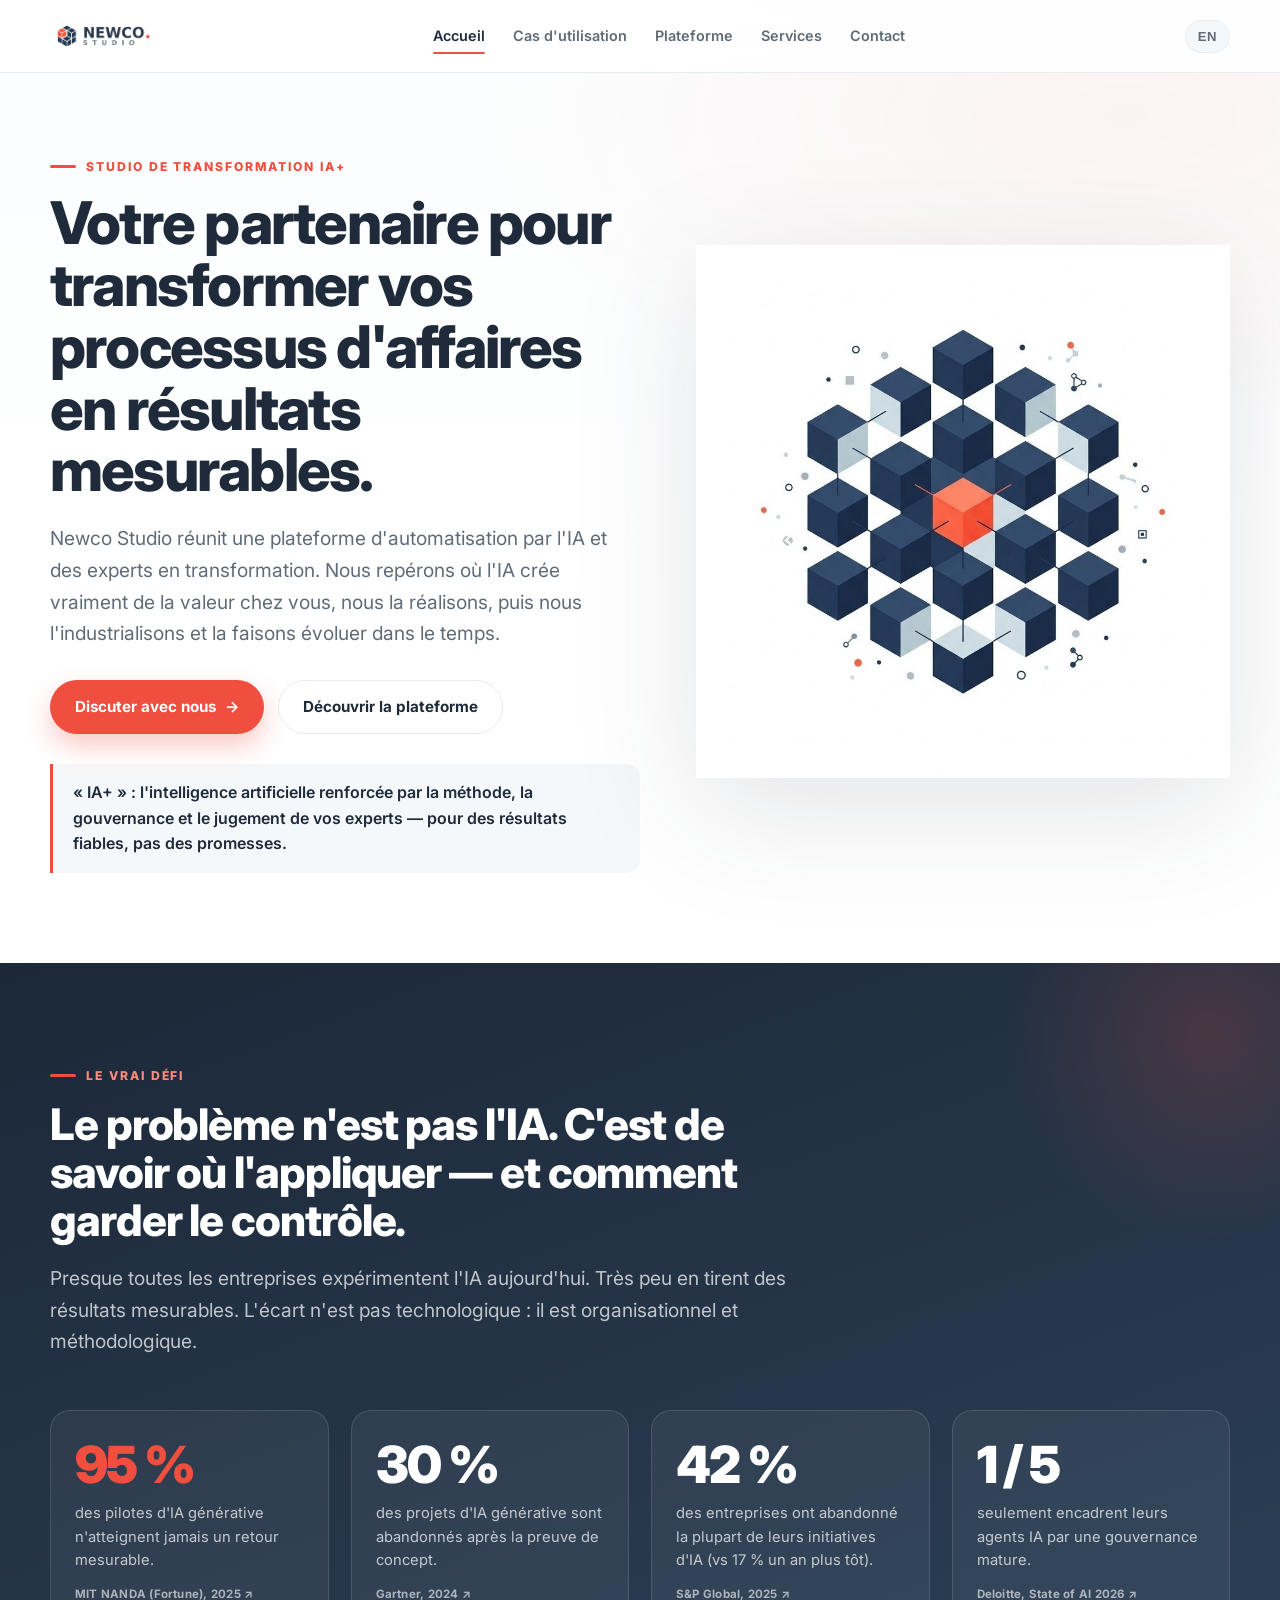
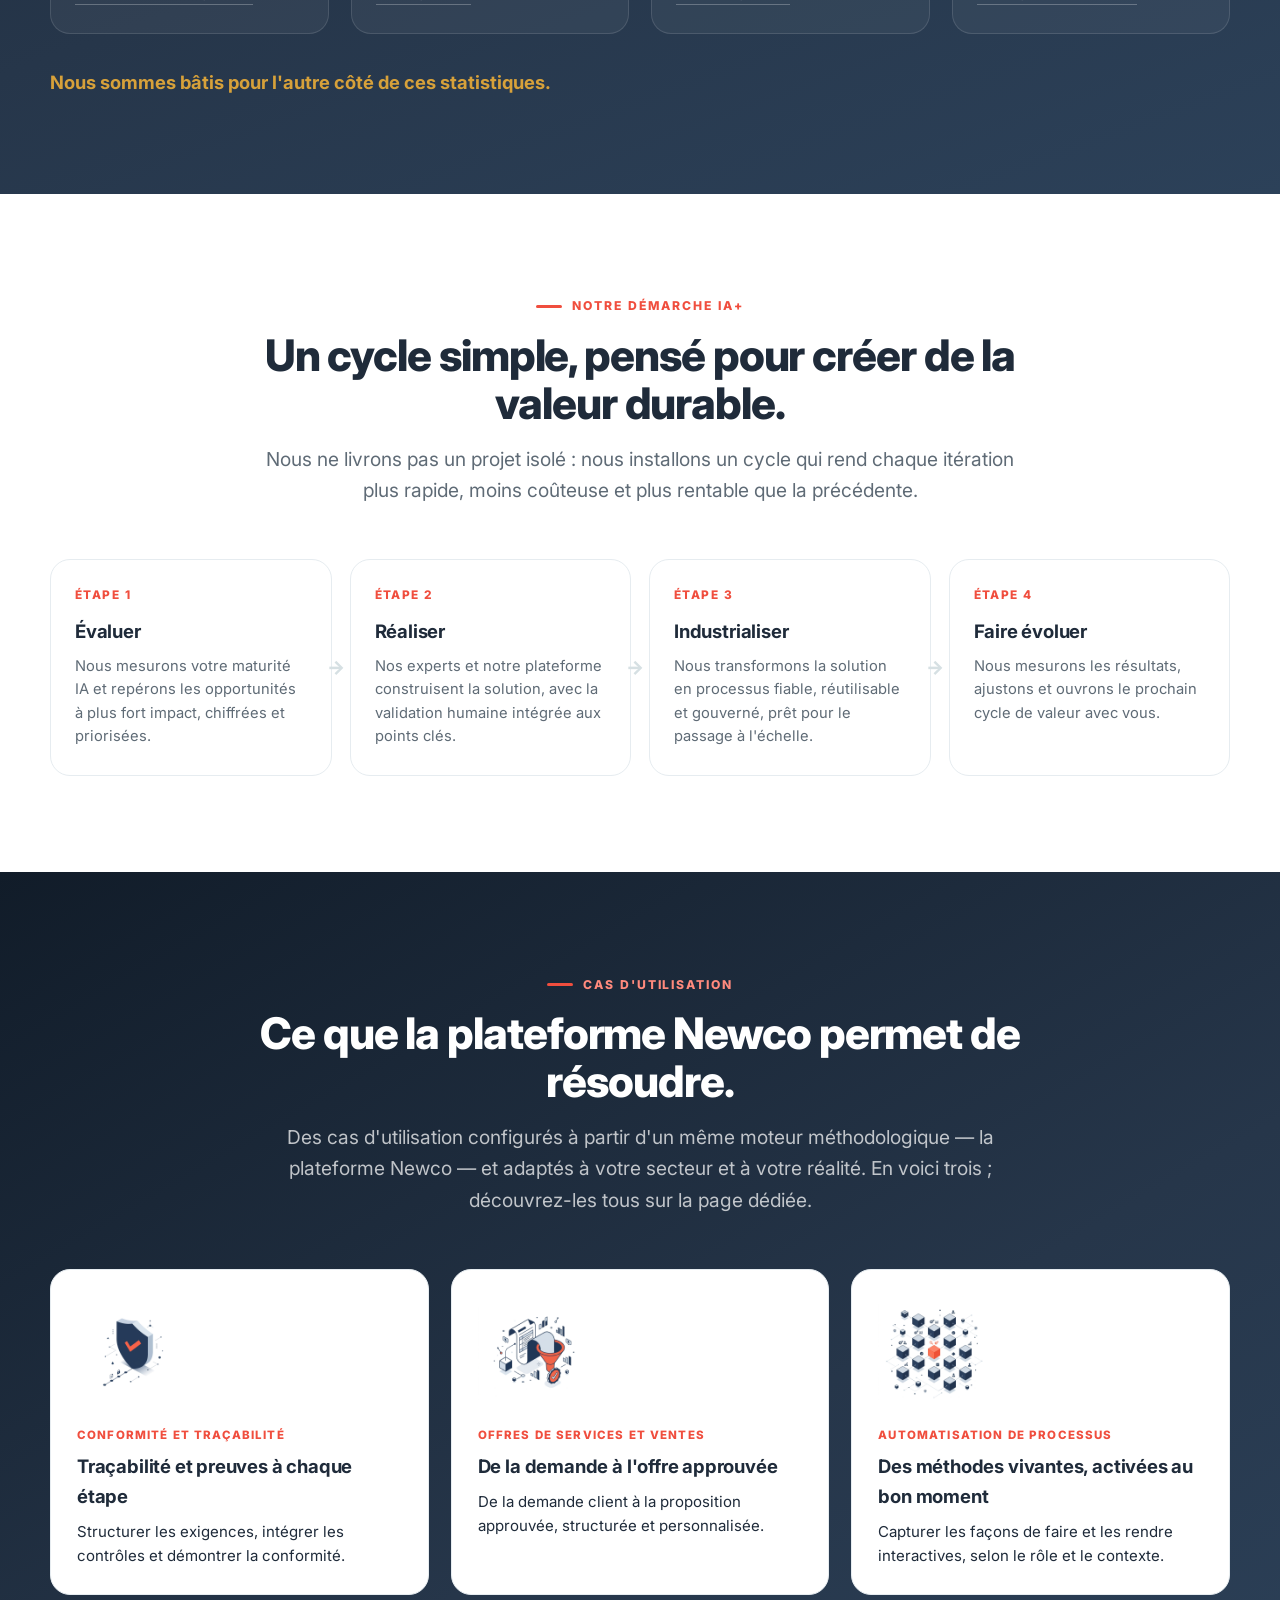
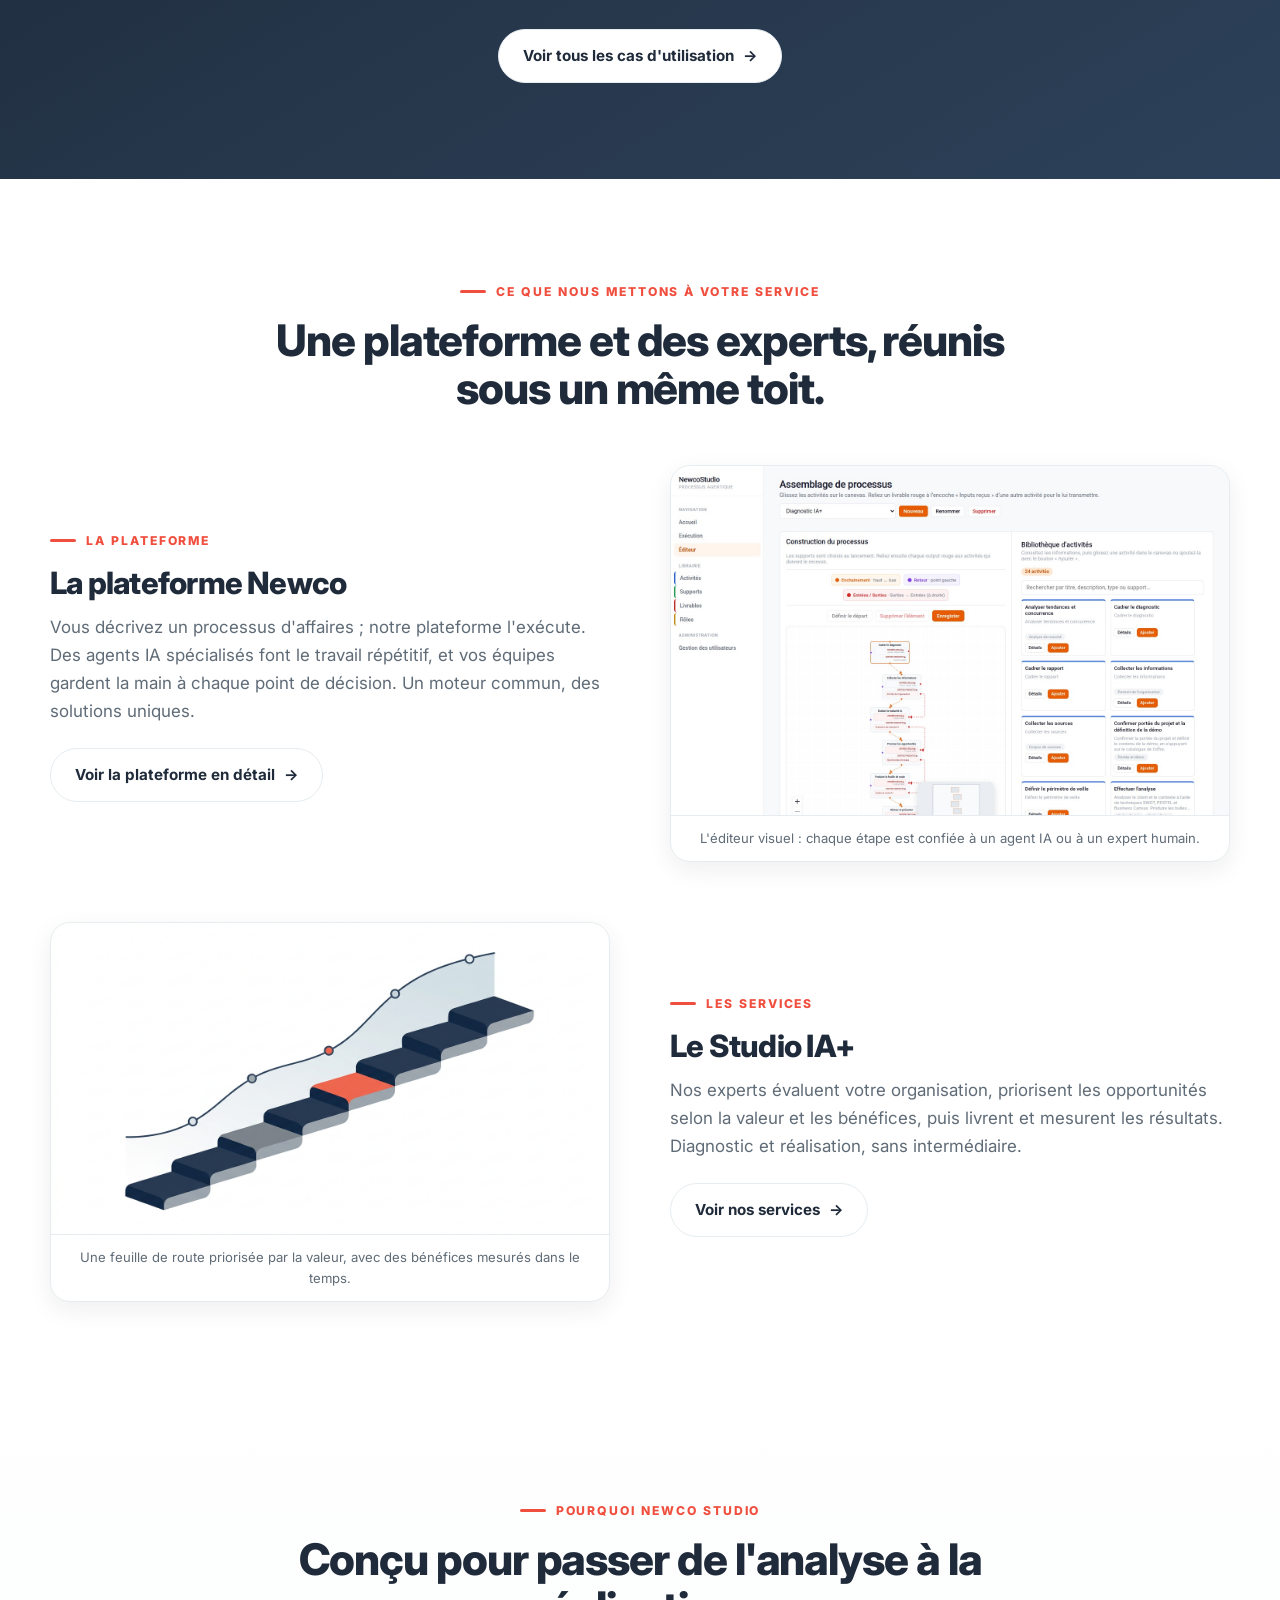
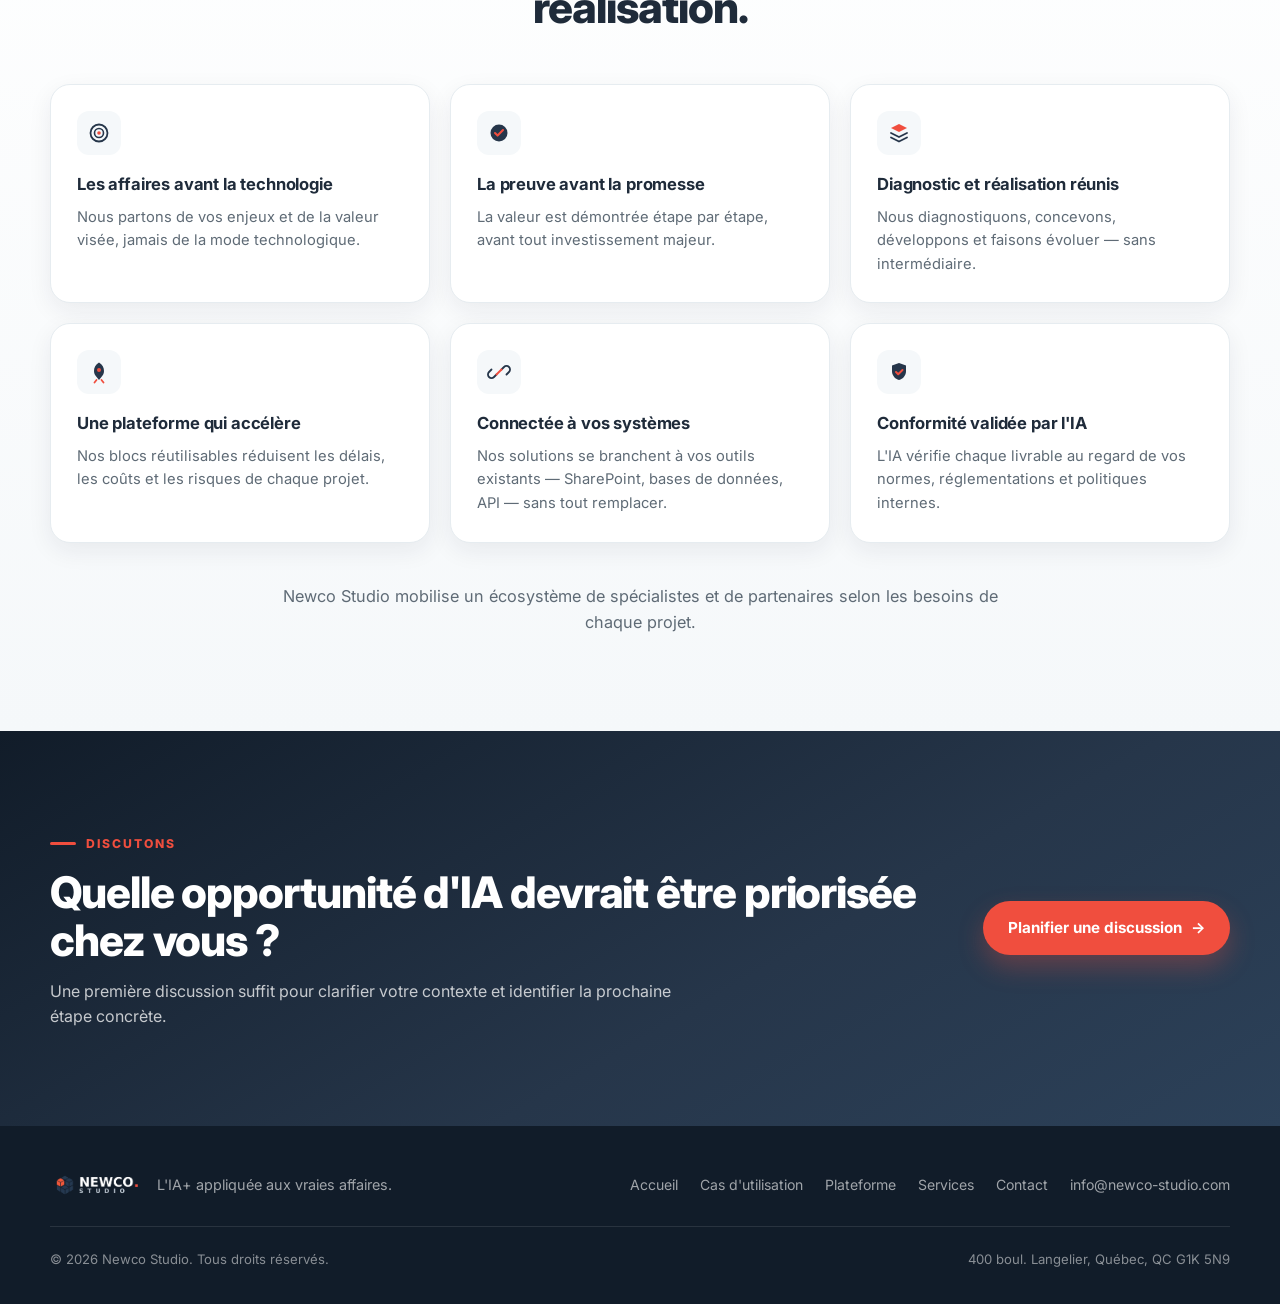
<file: index.html>
<!DOCTYPE html>
<html lang="fr">
<head>
<meta charset="utf-8">
<meta name="viewport" content="width=device-width, initial-scale=1">
<title>Newco Studio — Votre partenaire de transformation IA+</title>
<meta name="description" content="Newco Studio est un studio de transformation IA+ : nous évaluons où l'IA crée de la valeur chez vous, nous la réalisons avec notre plateforme et nos experts, puis nous l'industrialisons et la faisons évoluer.">
<meta name="theme-color" content="#26364A">
<link rel="icon" type="image/png" sizes="32x32" href="images/favicon-32.png">
<link rel="apple-touch-icon" sizes="180x180" href="images/favicon-180.png">
<meta property="og:type" content="website">
<meta property="og:title" content="Newco Studio — Votre partenaire de transformation IA+">
<meta property="og:description" content="Un studio qui transforme vos processus d'affaires en résultats mesurables : évaluer, réaliser, industrialiser, faire évoluer.">
<meta property="og:image" content="images/og-image.jpg">
<meta property="og:image:width" content="1200">
<meta property="og:image:height" content="630">
<meta name="twitter:card" content="summary_large_image">
<link rel="preconnect" href="https://fonts.googleapis.com">
<link rel="preconnect" href="https://fonts.gstatic.com" crossorigin>
<link href="https://fonts.googleapis.com/css2?family=Inter:wght@400;500;600;700;800;900&display=swap" rel="stylesheet">
<link rel="stylesheet" href="styles.css">
</head>
<body data-lang="fr"
  data-title-fr="Newco Studio — Votre partenaire de transformation IA+"
  data-title-en="Newco Studio — Your AI+ transformation partner">

<header class="nav">
  <div class="wrap nav-in">
    <a class="brand" href="index.html" aria-label="Newco Studio"><img src="images/logo-wordmark.png" alt="Newco Studio"></a>
    <nav class="nav-links" id="navLinks">
      <a class="link active" href="index.html"><span class="fr">Accueil</span><span class="en">Home</span></a>
      <a class="link" href="use-cases.html"><span class="fr">Cas d'utilisation</span><span class="en">Use cases</span></a>
      <a class="link" href="platform.html"><span class="fr">Plateforme</span><span class="en">Platform</span></a>
      <a class="link" href="services.html"><span class="fr">Services</span><span class="en">Services</span></a>
      <a class="link" href="contact.html"><span class="fr">Contact</span><span class="en">Contact</span></a>
    </nav>
    <div class="nav-right">
      <button class="lang" id="langBtn" aria-label="Switch language"><span class="fr">EN</span><span class="en">FR</span></button>
      <button class="menu-btn" id="menuBtn" aria-label="Menu"><span></span><span></span><span></span></button>
    </div>
  </div>
</header>

<main id="top">

<!-- HERO -->
<section class="hero">
  <div class="wrap hero-grid">
    <div class="hero-copy">
      <div class="eyebrow"><span class="fr">Studio de transformation IA+</span><span class="en">AI+ transformation studio</span></div>
      <h1>
        <span class="fr">Votre partenaire pour transformer vos processus d'affaires en résultats mesurables.</span>
        <span class="en">Your partner to turn business processes into measurable results.</span>
      </h1>
      <p class="lead">
        <span class="fr">Newco Studio réunit une plateforme d'automatisation par l'IA et des experts en transformation. Nous repérons où l'IA crée vraiment de la valeur chez vous, nous la réalisons, puis nous l'industrialisons et la faisons évoluer dans le temps.</span>
        <span class="en">Newco Studio brings together an AI automation platform and transformation experts. We pinpoint where AI truly creates value for you, we build it, then we industrialize it and keep it evolving over time.</span>
      </p>
      <div class="actions">
        <a class="btn btn-primary btn-arrow" href="contact.html"><span class="fr">Discuter avec nous</span><span class="en">Let's talk</span></a>
        <a class="btn btn-ghost" href="platform.html"><span class="fr">Découvrir la plateforme</span><span class="en">See the platform</span></a>
      </div>
      <div class="hero-q">
        <span class="fr">« IA+ » : l'intelligence artificielle renforcée par la méthode, la gouvernance et le jugement de vos experts — pour des résultats fiables, pas des promesses.</span>
        <span class="en">"AI+": artificial intelligence reinforced by method, governance and your experts' judgment — for reliable results, not promises.</span>
      </div>
    </div>
    <div class="hero-visual">
      <img src="images/hero-abstract.jpg" alt="" width="894" height="894" fetchpriority="high">
    </div>
  </div>
</section>

<!-- PROBLEM / MARKET -->
<section class="problem">
  <div class="wrap">
    <div class="section-head reveal">
      <div class="eyebrow"><span class="fr">Le vrai défi</span><span class="en">The real challenge</span></div>
      <h2>
        <span class="fr">Le problème n'est pas l'IA. C'est de savoir où l'appliquer — et comment garder le contrôle.</span>
        <span class="en">The problem isn't AI. It's knowing where to apply it — and how to stay in control.</span>
      </h2>
      <p class="lead" style="margin-top:18px">
        <span class="fr">Presque toutes les entreprises expérimentent l'IA aujourd'hui. Très peu en tirent des résultats mesurables. L'écart n'est pas technologique : il est organisationnel et méthodologique.</span>
        <span class="en">Almost every company is experimenting with AI today. Very few get measurable results. The gap isn't technological — it's organizational and methodological.</span>
      </p>
    </div>
    <div class="stats">
      <div class="stat hl reveal"><b>95&nbsp;%</b><span><span class="fr">des pilotes d'IA générative n'atteignent jamais un retour mesurable.</span><span class="en">of generative-AI pilots never reach a measurable return.</span><a class="src" href="https://fortune.com/2025/10/16/torch-ceo-former-salesforce-heather-conklin-leadership-failures-ai-roi" target="_blank" rel="noopener">MIT NANDA (Fortune), 2025 ↗</a></span></div>
      <div class="stat reveal"><b>30&nbsp;%</b><span><span class="fr">des projets d'IA générative sont abandonnés après la preuve de concept.</span><span class="en">of generative-AI projects are abandoned after proof of concept.</span><a class="src" href="https://www.gartner.com/en/newsroom/press-releases/2024-07-29-gartner-predicts-30-percent-of-generative-ai-projects-will-be-abandoned-after-proof-of-concept-by-end-of-2025" target="_blank" rel="noopener">Gartner, 2024 ↗</a></span></div>
      <div class="stat reveal"><b>42&nbsp;%</b><span><span class="fr">des entreprises ont abandonné la plupart de leurs initiatives d'IA (vs 17&nbsp;% un an plus tôt).</span><span class="en">of companies abandoned most of their AI initiatives (vs 17% a year earlier).</span><a class="src" href="https://www.ciodive.com/news/AI-project-fail-data-SPGlobal/742590" target="_blank" rel="noopener">S&amp;P Global, 2025 ↗</a></span></div>
      <div class="stat reveal"><b>1&nbsp;/&nbsp;5</b><span><span class="fr">seulement encadrent leurs agents IA par une gouvernance mature.</span><span class="en">only govern their AI agents with a mature model.</span><a class="src" href="https://www.deloitte.com/us/en/what-we-do/capabilities/applied-artificial-intelligence/content/state-of-ai-in-the-enterprise.html" target="_blank" rel="noopener">Deloitte, State of AI 2026 ↗</a></span></div>
    </div>
    <p class="problem-foot"><span class="fr">Nous sommes bâtis pour <span>l'autre côté</span> de ces statistiques.</span><span class="en">We're built for <span>the other side</span> of these statistics.</span></p>
  </div>
</section>

<!-- APPROACH / CYCLE -->
<section>
  <div class="wrap">
    <div class="section-head center reveal">
      <div class="eyebrow center-eb"><span class="fr">Notre démarche IA+</span><span class="en">Our AI+ approach</span></div>
      <h2><span class="fr">Un cycle simple, pensé pour créer de la valeur durable.</span><span class="en">A simple cycle, built to create lasting value.</span></h2>
      <p class="lead" style="margin-top:16px"><span class="fr">Nous ne livrons pas un projet isolé : nous installons un cycle qui rend chaque itération plus rapide, moins coûteuse et plus rentable que la précédente.</span><span class="en">We don't just deliver a one-off project: we set up a cycle that makes each iteration faster, cheaper and more profitable than the last.</span></p>
    </div>
    <div class="chain">
      <div class="chain-step reveal">
        <div class="cn"><span class="fr">Étape 1</span><span class="en">Step 1</span></div>
        <h3><span class="fr">Évaluer</span><span class="en">Evaluate</span></h3>
        <p><span class="fr">Nous mesurons votre maturité IA et repérons les opportunités à plus fort impact, chiffrées et priorisées.</span><span class="en">We measure your AI maturity and identify the highest-impact opportunities, quantified and prioritized.</span></p>
      </div>
      <div class="chain-step reveal">
        <div class="cn"><span class="fr">Étape 2</span><span class="en">Step 2</span></div>
        <h3><span class="fr">Réaliser</span><span class="en">Deliver</span></h3>
        <p><span class="fr">Nos experts et notre plateforme construisent la solution, avec la validation humaine intégrée aux points clés.</span><span class="en">Our experts and platform build the solution, with human validation built into every key step.</span></p>
      </div>
      <div class="chain-step reveal">
        <div class="cn"><span class="fr">Étape 3</span><span class="en">Step 3</span></div>
        <h3><span class="fr">Industrialiser</span><span class="en">Industrialize</span></h3>
        <p><span class="fr">Nous transformons la solution en processus fiable, réutilisable et gouverné, prêt pour le passage à l'échelle.</span><span class="en">We turn the solution into a reliable, reusable, governed process ready to scale.</span></p>
      </div>
      <div class="chain-step reveal">
        <div class="cn"><span class="fr">Étape 4</span><span class="en">Step 4</span></div>
        <h3><span class="fr">Faire évoluer</span><span class="en">Evolve</span></h3>
        <p><span class="fr">Nous mesurons les résultats, ajustons et ouvrons le prochain cycle de valeur avec vous.</span><span class="en">We measure results, adjust, and open the next value cycle with you.</span></p>
      </div>
    </div>
  </div>
</section>

<!-- USE CASES -->
<section class="dark">
  <div class="wrap">
    <div class="section-head center reveal">
      <div class="eyebrow center-eb"><span class="fr">Cas d'utilisation</span><span class="en">Use cases</span></div>
      <h2><span class="fr">Ce que la plateforme Newco permet de résoudre.</span><span class="en">What the Newco platform helps you solve.</span></h2>
      <p class="lead" style="margin-top:16px"><span class="fr">Des cas d'utilisation configurés à partir d'un même moteur méthodologique — la plateforme Newco — et adaptés à votre secteur et à votre réalité. En voici trois ; découvrez-les tous sur la page dédiée.</span><span class="en">Use cases configured from one methodological engine — the Newco platform — and tailored to your sector and reality. Here are three; explore them all on the dedicated page.</span></p>
    </div>
    <div class="cards">
      <a class="rcard reveal" href="use-cases.html#conformite" style="text-decoration:none;color:inherit">
        <img class="rcard-img" src="images/prod-conformite.jpg" alt="" loading="lazy">
        <div class="rsector"><span class="fr">Conformité et traçabilité</span><span class="en">Compliance &amp; traceability</span></div>
        <h3><span class="fr">Traçabilité et preuves à chaque étape</span><span class="en">Traceability and evidence at every step</span></h3>
        <p><span class="fr">Structurer les exigences, intégrer les contrôles et démontrer la conformité.</span><span class="en">Structure requirements, embed controls and prove compliance.</span></p>
      </a>
      <a class="rcard reveal" href="use-cases.html#offres" style="text-decoration:none;color:inherit">
        <img class="rcard-img" src="images/prod-offres.jpg" alt="" loading="lazy">
        <div class="rsector"><span class="fr">Offres de services et ventes</span><span class="en">Service offerings &amp; sales</span></div>
        <h3><span class="fr">De la demande à l'offre approuvée</span><span class="en">From request to approved proposal</span></h3>
        <p><span class="fr">De la demande client à la proposition approuvée, structurée et personnalisée.</span><span class="en">From client request to an approved, structured and tailored proposal.</span></p>
      </a>
      <a class="rcard reveal" href="use-cases.html#methodes" style="text-decoration:none;color:inherit">
        <img class="rcard-img" src="images/prod-methodes.jpg" alt="" loading="lazy">
        <div class="rsector"><span class="fr">Automatisation de processus</span><span class="en">Process automation</span></div>
        <h3><span class="fr">Des méthodes vivantes, activées au bon moment</span><span class="en">Living methods, activated at the right moment</span></h3>
        <p><span class="fr">Capturer les façons de faire et les rendre interactives, selon le rôle et le contexte.</span><span class="en">Capture ways of working and make them interactive, by role and context.</span></p>
      </a>
    </div>
    <div style="text-align:center;margin-top:34px" class="reveal">
      <a class="btn btn-ghost btn-arrow" href="use-cases.html"><span class="fr">Voir tous les cas d'utilisation</span><span class="en">See all use cases</span></a>
    </div>
  </div>
</section>

<!-- WHAT WE OFFER (Product + Services teaser) -->
<section>
  <div class="wrap">
    <div class="section-head center reveal">
      <div class="eyebrow center-eb"><span class="fr">Ce que nous mettons à votre service</span><span class="en">What we bring to the table</span></div>
      <h2><span class="fr">Une plateforme et des experts, réunis sous un même toit.</span><span class="en">A platform and experts, under one roof.</span></h2>
    </div>
    <div class="split">
      <div class="reveal">
        <div class="eyebrow"><span class="fr">La plateforme</span><span class="en">The platform</span></div>
        <h2 style="font-size:clamp(1.5rem,2.4vw,2rem)"><span class="fr">La plateforme Newco</span><span class="en">The Newco platform</span></h2>
        <p class="lead" style="margin-top:14px;font-size:1.06rem"><span class="fr">Vous décrivez un processus d'affaires ; notre plateforme l'exécute. Des agents IA spécialisés font le travail répétitif, et vos équipes gardent la main à chaque point de décision. Un moteur commun, des solutions uniques.</span><span class="en">You describe a business process; our platform runs it. Specialized AI agents handle the repetitive work, and your teams keep control at every decision point. One common engine, unique solutions.</span></p>
        <div style="margin-top:22px"><a class="btn btn-ghost btn-arrow" href="platform.html"><span class="fr">Voir la plateforme en détail</span><span class="en">Explore the platform</span></a></div>
      </div>
      <div class="split-media reveal">
        <img src="images/product-editor.jpg" alt="">
        <div class="media-cap"><span class="fr">L'éditeur visuel : chaque étape est confiée à un agent IA ou à un expert humain.</span><span class="en">The visual editor: each step is handled by an AI agent or a human expert.</span></div>
      </div>
    </div>
    <div class="split rev" style="margin-top:60px">
      <div class="reveal">
        <div class="eyebrow"><span class="fr">Les services</span><span class="en">The services</span></div>
        <h2 style="font-size:clamp(1.5rem,2.4vw,2rem)"><span class="fr">Le Studio IA+</span><span class="en">The AI+ Studio</span></h2>
        <p class="lead" style="margin-top:14px;font-size:1.06rem"><span class="fr">Nos experts évaluent votre organisation, priorisent les opportunités selon la valeur et les bénéfices, puis livrent et mesurent les résultats. Diagnostic et réalisation, sans intermédiaire.</span><span class="en">Our experts assess your organization, prioritize opportunities by value and benefits, then deliver and measure results. Diagnosis and delivery, with no hand-offs.</span></p>
        <div style="margin-top:22px"><a class="btn btn-ghost btn-arrow" href="services.html"><span class="fr">Voir nos services</span><span class="en">See our services</span></a></div>
      </div>
      <div class="split-media reveal">
        <img src="images/service-roadmap.jpg" alt="">
        <div class="media-cap"><span class="fr">Une feuille de route priorisée par la valeur, avec des bénéfices mesurés dans le temps.</span><span class="en">A roadmap prioritized by value, with benefits measured over time.</span></div>
      </div>
    </div>
  </div>
</section>

<!-- WHY -->
<section class="why">
  <div class="wrap">
    <div class="section-head center reveal">
      <div class="eyebrow center-eb"><span class="fr">Pourquoi Newco Studio</span><span class="en">Why Newco Studio</span></div>
      <h2><span class="fr">Conçu pour passer de l'analyse à la réalisation.</span><span class="en">Built to go from analysis to real results.</span></h2>
    </div>
    <div class="why-grid">
      <div class="why-card reveal">
        <div class="wi"><svg viewBox="0 0 24 24" fill="none"><circle cx="12" cy="12" r="8.5" stroke="#26364A" stroke-width="1.8"/><circle cx="12" cy="12" r="4.5" stroke="#26364A" stroke-width="1.6"/><circle cx="12" cy="12" r="1.8" fill="#F04E3E"/></svg></div>
        <h3><span class="fr">Les affaires avant la technologie</span><span class="en">Business before technology</span></h3>
        <p><span class="fr">Nous partons de vos enjeux et de la valeur visée, jamais de la mode technologique.</span><span class="en">We start from your challenges and target value, never from tech hype.</span></p>
      </div>
      <div class="why-card reveal">
        <div class="wi"><svg viewBox="0 0 24 24" fill="none"><circle cx="12" cy="12" r="8.5" fill="#26364A"/><path d="M8 12l2.6 2.6L16 9" stroke="#F04E3E" stroke-width="2.1" stroke-linecap="round" stroke-linejoin="round"/></svg></div>
        <h3><span class="fr">La preuve avant la promesse</span><span class="en">Proof before promise</span></h3>
        <p><span class="fr">La valeur est démontrée étape par étape, avant tout investissement majeur.</span><span class="en">Value is proven step by step, before any major investment.</span></p>
      </div>
      <div class="why-card reveal">
        <div class="wi"><svg viewBox="0 0 24 24" fill="none"><path d="M12 3l8 4-8 4-8-4 8-4z" fill="#F04E3E"/><path d="M4 12l8 4 8-4" stroke="#26364A" stroke-width="1.8" stroke-linecap="round" stroke-linejoin="round"/><path d="M4 16.5l8 4 8-4" stroke="#26364A" stroke-width="1.8" stroke-linecap="round" stroke-linejoin="round"/></svg></div>
        <h3><span class="fr">Diagnostic et réalisation réunis</span><span class="en">Diagnosis and delivery together</span></h3>
        <p><span class="fr">Nous diagnostiquons, concevons, développons et faisons évoluer — sans intermédiaire.</span><span class="en">We diagnose, design, build and evolve — no hand-offs.</span></p>
      </div>
      <div class="why-card reveal">
        <div class="wi"><svg viewBox="0 0 24 24" fill="none"><path d="M12 2.5c3.5 2 5 5.2 5 8.5 0 2.3-1 4.3-2.4 5.8L12 20l-2.6-3.2C8 15.3 7 13.3 7 11c0-3.3 1.5-6.5 5-8.5z" fill="#26364A"/><circle cx="12" cy="10" r="2" fill="#F04E3E"/><path d="M9.5 20l-2 2.5M14.5 20l2 2.5" stroke="#F04E3E" stroke-width="1.8" stroke-linecap="round"/></svg></div>
        <h3><span class="fr">Une plateforme qui accélère</span><span class="en">A platform that accelerates</span></h3>
        <p><span class="fr">Nos blocs réutilisables réduisent les délais, les coûts et les risques de chaque projet.</span><span class="en">Our reusable building blocks cut the time, cost and risk of every project.</span></p>
      </div>
      <div class="why-card reveal">
        <div class="wi"><svg viewBox="0 0 24 24" fill="none"><path d="M9.5 14.5L7 17a3.5 3.5 0 01-5-5l2.5-2.5" stroke="#26364A" stroke-width="1.8" stroke-linecap="round"/><path d="M14.5 9.5L17 7a3.5 3.5 0 015 5l-2.5 2.5" stroke="#26364A" stroke-width="1.8" stroke-linecap="round"/><path d="M9.5 14.5l5-5" stroke="#F04E3E" stroke-width="2" stroke-linecap="round"/></svg></div>
        <h3><span class="fr">Connectée à vos systèmes</span><span class="en">Connected to your systems</span></h3>
        <p><span class="fr">Nos solutions se branchent à vos outils existants — SharePoint, bases de données, API — sans tout remplacer.</span><span class="en">Our solutions connect to your existing tools — SharePoint, databases, APIs — without replacing everything.</span></p>
      </div>
      <div class="why-card reveal">
        <div class="wi"><svg viewBox="0 0 24 24" fill="none"><path d="M12 3l7 2.6v5.3c0 4.6-3 7.9-7 9.2-4-1.3-7-4.6-7-9.2V5.6L12 3z" fill="#26364A"/><path d="M9 12l2.2 2.2L15.5 10" stroke="#F04E3E" stroke-width="2" stroke-linecap="round" stroke-linejoin="round"/></svg></div>
        <h3><span class="fr">Conformité validée par l'IA</span><span class="en">AI-validated compliance</span></h3>
        <p><span class="fr">L'IA vérifie chaque livrable au regard de vos normes, réglementations et politiques internes.</span><span class="en">AI checks every deliverable against your standards, regulations and internal policies.</span></p>
      </div>
    </div>
    <p class="why-foot"><span class="fr">Newco Studio mobilise un écosystème de spécialistes et de partenaires selon les besoins de chaque projet.</span><span class="en">Newco Studio taps a network of specialists and partners as each project requires.</span></p>
  </div>
</section>

<!-- CTA -->
<section class="cta">
  <div class="wrap">
    <div class="cta-box reveal">
      <div>
        <div class="eyebrow"><span class="fr">Discutons</span><span class="en">Let's talk</span></div>
        <h2><span class="fr">Quelle opportunité d'IA devrait être priorisée chez vous ?</span><span class="en">Which AI opportunity should you prioritize first?</span></h2>
        <p><span class="fr">Une première discussion suffit pour clarifier votre contexte et identifier la prochaine étape concrète.</span><span class="en">A first conversation is enough to clarify your context and identify the next concrete step.</span></p>
      </div>
      <a class="btn btn-primary btn-arrow" href="contact.html"><span class="fr">Planifier une discussion</span><span class="en">Schedule a conversation</span></a>
    </div>
  </div>
</section>

</main>

<footer class="footer">
  <div class="wrap footer-in">
    <div class="footer-brand">
      <img src="images/logo-wordmark-light.png" alt="Newco Studio">
      <p class="footer-tag"><span class="fr">L'IA+ appliquée aux vraies affaires.</span><span class="en">AI+ applied to real business.</span></p>
    </div>
    <nav class="footer-links">
      <a href="index.html"><span class="fr">Accueil</span><span class="en">Home</span></a>
      <a href="use-cases.html"><span class="fr">Cas d'utilisation</span><span class="en">Use cases</span></a>
      <a href="platform.html"><span class="fr">Plateforme</span><span class="en">Platform</span></a>
      <a href="services.html"><span class="fr">Services</span><span class="en">Services</span></a>
      <a href="contact.html"><span class="fr">Contact</span><span class="en">Contact</span></a>
      <a href="mailto:info@newco-studio.com">info@newco-studio.com</a>
    </nav>
  </div>
  <div class="wrap footer-bottom">
    <span><span class="fr">© 2026 Newco Studio. Tous droits réservés.</span><span class="en">© 2026 Newco Studio. All rights reserved.</span></span>
    <span><span class="fr">400 boul. Langelier, Québec, QC G1K 5N9</span><span class="en">400 Langelier Blvd, Quebec City, QC G1K 5N9</span></span>
  </div>
</footer>

<script src="app.js"></script>
</body>
</html>
</file>
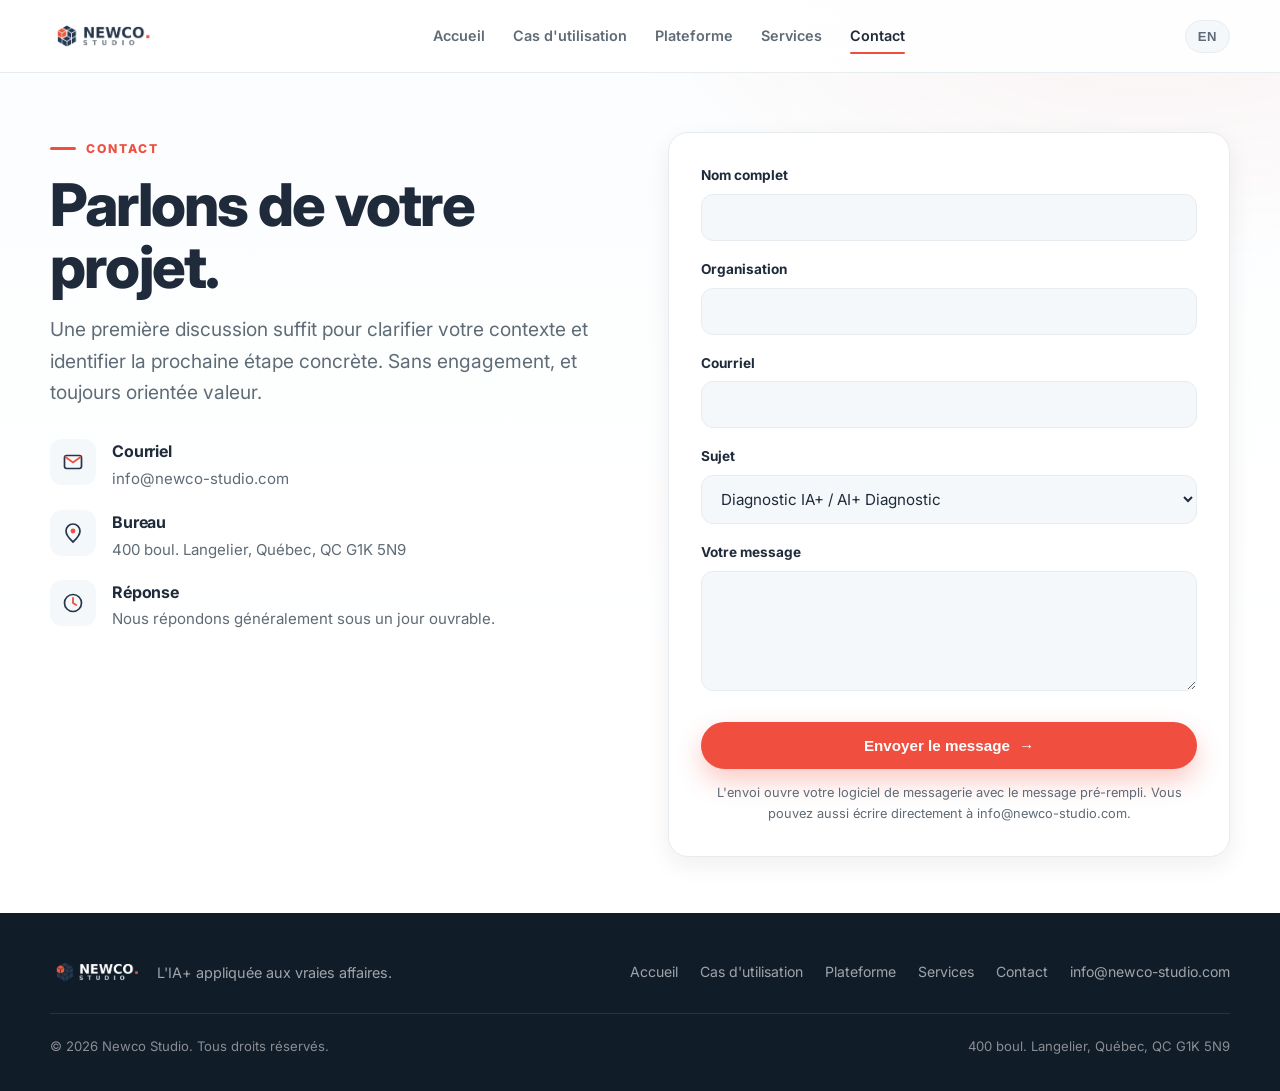
<file: contact.html>
<!DOCTYPE html>
<html lang="fr">
<head>
<meta charset="utf-8">
<meta name="viewport" content="width=device-width, initial-scale=1">
<title>Contact — Newco Studio</title>
<meta name="description" content="Parlons de votre projet. Une première discussion suffit pour clarifier votre contexte et identifier la prochaine étape concrète avec Newco Studio.">
<meta name="theme-color" content="#26364A">
<link rel="icon" type="image/png" sizes="32x32" href="images/favicon-32.png">
<link rel="apple-touch-icon" sizes="180x180" href="images/favicon-180.png">
<meta property="og:type" content="website">
<meta property="og:title" content="Contact — Newco Studio">
<meta property="og:description" content="Parlons de votre projet de transformation IA+.">
<meta property="og:image" content="images/og-image.jpg">
<meta name="twitter:card" content="summary_large_image">
<link rel="preconnect" href="https://fonts.googleapis.com">
<link rel="preconnect" href="https://fonts.gstatic.com" crossorigin>
<link href="https://fonts.googleapis.com/css2?family=Inter:wght@400;500;600;700;800;900&display=swap" rel="stylesheet">
<link rel="stylesheet" href="styles.css">
</head>
<body data-lang="fr"
  data-title-fr="Contact — Newco Studio"
  data-title-en="Contact — Newco Studio">

<header class="nav">
  <div class="wrap nav-in">
    <a class="brand" href="index.html" aria-label="Newco Studio"><img src="images/logo-wordmark.png" alt="Newco Studio"></a>
    <nav class="nav-links" id="navLinks">
      <a class="link" href="index.html"><span class="fr">Accueil</span><span class="en">Home</span></a>
      <a class="link" href="use-cases.html"><span class="fr">Cas d'utilisation</span><span class="en">Use cases</span></a>
      <a class="link" href="platform.html"><span class="fr">Plateforme</span><span class="en">Platform</span></a>
      <a class="link" href="services.html"><span class="fr">Services</span><span class="en">Services</span></a>
      <a class="link active" href="contact.html"><span class="fr">Contact</span><span class="en">Contact</span></a>
    </nav>
    <div class="nav-right">
      <button class="lang" id="langBtn" aria-label="Switch language"><span class="fr">EN</span><span class="en">FR</span></button>
      <button class="menu-btn" id="menuBtn" aria-label="Menu"><span></span><span></span><span></span></button>
    </div>
  </div>
</header>

<main id="top">

<section class="page-hero">
  <div class="wrap">
    <div class="contact-grid">
      <div class="contact-info reveal">
        <div class="eyebrow"><span class="fr">Contact</span><span class="en">Contact</span></div>
        <h1><span class="fr">Parlons de votre projet.</span><span class="en">Let's talk about your project.</span></h1>
        <p class="lead"><span class="fr">Une première discussion suffit pour clarifier votre contexte et identifier la prochaine étape concrète. Sans engagement, et toujours orientée valeur.</span><span class="en">A first conversation is enough to clarify your context and identify the next concrete step. No commitment, and always value-focused.</span></p>
        <div class="contact-list">
          <div class="cinfo">
            <div class="ci"><svg viewBox="0 0 24 24" fill="none"><rect x="3.5" y="5.5" width="17" height="13" rx="2.2" stroke="#26364A" stroke-width="1.7"/><path d="M4.5 7l7.5 5.5L19.5 7" stroke="#F04E3E" stroke-width="1.7" stroke-linecap="round" stroke-linejoin="round"/></svg></div>
            <div>
              <h3><span class="fr">Courriel</span><span class="en">Email</span></h3>
              <a href="mailto:info@newco-studio.com">info@newco-studio.com</a>
            </div>
          </div>
          <div class="cinfo">
            <div class="ci"><svg viewBox="0 0 24 24" fill="none"><path d="M12 21c5-4.5 7-8 7-11a7 7 0 1 0-14 0c0 3 2 6.5 7 11z" stroke="#26364A" stroke-width="1.7" stroke-linejoin="round"/><circle cx="12" cy="10" r="2.4" fill="#F04E3E"/></svg></div>
            <div>
              <h3><span class="fr">Bureau</span><span class="en">Office</span></h3>
              <p><span class="fr">400 boul. Langelier, Québec, QC G1K 5N9</span><span class="en">400 Langelier Blvd, Quebec City, QC G1K 5N9</span></p>
            </div>
          </div>
          <div class="cinfo">
            <div class="ci"><svg viewBox="0 0 24 24" fill="none"><circle cx="12" cy="12" r="8.5" stroke="#26364A" stroke-width="1.7"/><path d="M12 7v5l3.2 2" stroke="#F04E3E" stroke-width="1.8" stroke-linecap="round" stroke-linejoin="round"/></svg></div>
            <div>
              <h3><span class="fr">Réponse</span><span class="en">Response</span></h3>
              <p><span class="fr">Nous répondons généralement sous un jour ouvrable.</span><span class="en">We usually reply within one business day.</span></p>
            </div>
          </div>
        </div>
      </div>

      <form class="form reveal" id="contactForm" novalidate>
        <div class="field">
          <label for="cf-name"><span class="fr">Nom complet</span><span class="en">Full name</span></label>
          <input type="text" id="cf-name" name="name" autocomplete="name" required>
        </div>
        <div class="field">
          <label for="cf-org"><span class="fr">Organisation</span><span class="en">Organization</span></label>
          <input type="text" id="cf-org" name="org" autocomplete="organization">
        </div>
        <div class="field">
          <label for="cf-email"><span class="fr">Courriel</span><span class="en">Email</span></label>
          <input type="email" id="cf-email" name="email" autocomplete="email" required>
        </div>
        <div class="field">
          <label for="cf-topic"><span class="fr">Sujet</span><span class="en">Topic</span></label>
          <select id="cf-topic" name="topic">
            <option value="Diagnostic IA+">Diagnostic IA+ / AI+ Diagnostic</option>
            <option value="Studio IA+">Studio IA+ / AI+ Studio</option>
            <option value="Plateforme Newco">Plateforme / Platform</option>
            <option value="Produits IA+">Produits IA+ / AI+ Products</option>
            <option value="Autre">Autre / Other</option>
          </select>
        </div>
        <div class="field">
          <label for="cf-msg"><span class="fr">Votre message</span><span class="en">Your message</span></label>
          <textarea id="cf-msg" name="message" required></textarea>
        </div>
        <button type="submit" class="btn btn-primary btn-arrow"><span class="fr">Envoyer le message</span><span class="en">Send message</span></button>
        <p class="form-note"><span class="fr">L'envoi ouvre votre logiciel de messagerie avec le message pré-rempli. Vous pouvez aussi écrire directement à info@newco-studio.com.</span><span class="en">Sending opens your email app with the message pre-filled. You can also write directly to info@newco-studio.com.</span></p>
      </form>
    </div>
  </div>
</section>

</main>

<footer class="footer">
  <div class="wrap footer-in">
    <div class="footer-brand">
      <img src="images/logo-wordmark-light.png" alt="Newco Studio">
      <p class="footer-tag"><span class="fr">L'IA+ appliquée aux vraies affaires.</span><span class="en">AI+ applied to real business.</span></p>
    </div>
    <nav class="footer-links">
      <a href="index.html"><span class="fr">Accueil</span><span class="en">Home</span></a>
      <a href="use-cases.html"><span class="fr">Cas d'utilisation</span><span class="en">Use cases</span></a>
      <a href="platform.html"><span class="fr">Plateforme</span><span class="en">Platform</span></a>
      <a href="services.html"><span class="fr">Services</span><span class="en">Services</span></a>
      <a href="contact.html"><span class="fr">Contact</span><span class="en">Contact</span></a>
      <a href="mailto:info@newco-studio.com">info@newco-studio.com</a>
    </nav>
  </div>
  <div class="wrap footer-bottom">
    <span><span class="fr">© 2026 Newco Studio. Tous droits réservés.</span><span class="en">© 2026 Newco Studio. All rights reserved.</span></span>
    <span><span class="fr">400 boul. Langelier, Québec, QC G1K 5N9</span><span class="en">400 Langelier Blvd, Quebec City, QC G1K 5N9</span></span>
  </div>
</footer>

<script src="app.js"></script>
</body>
</html>
</file>
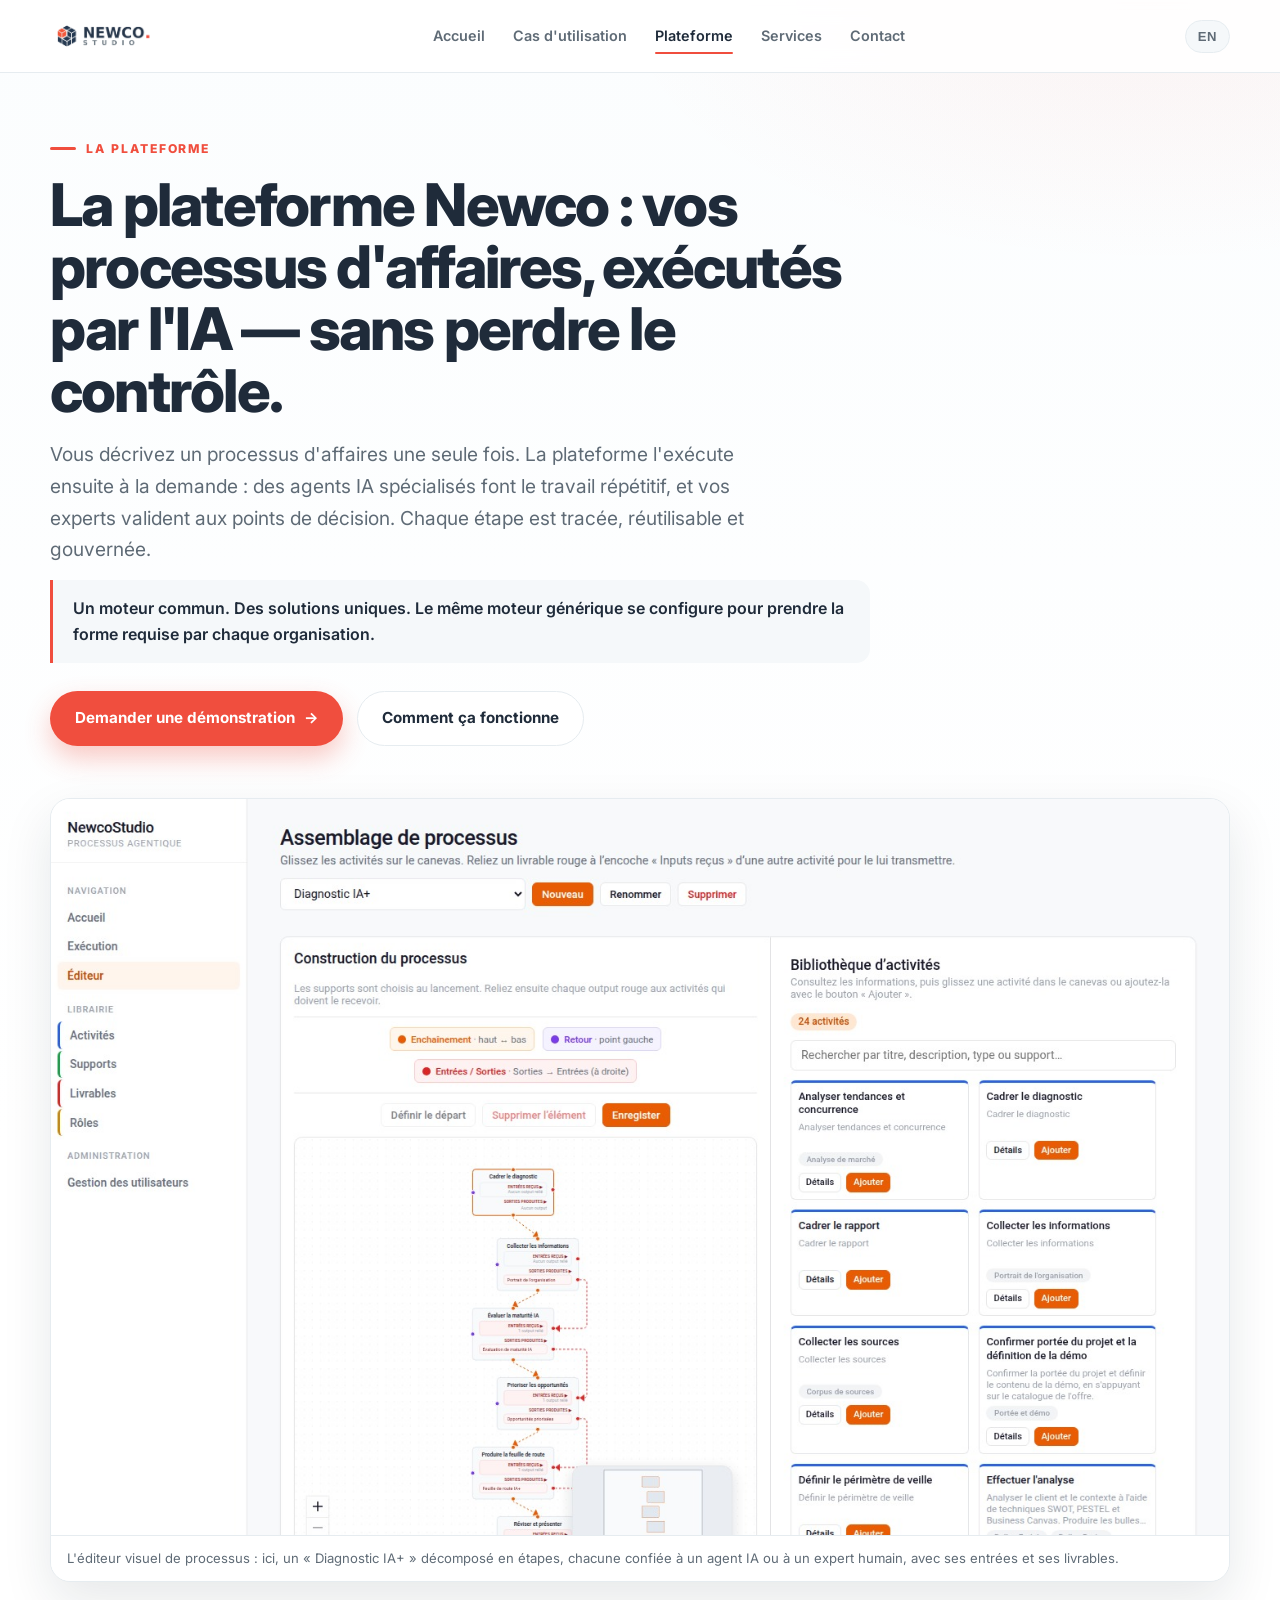
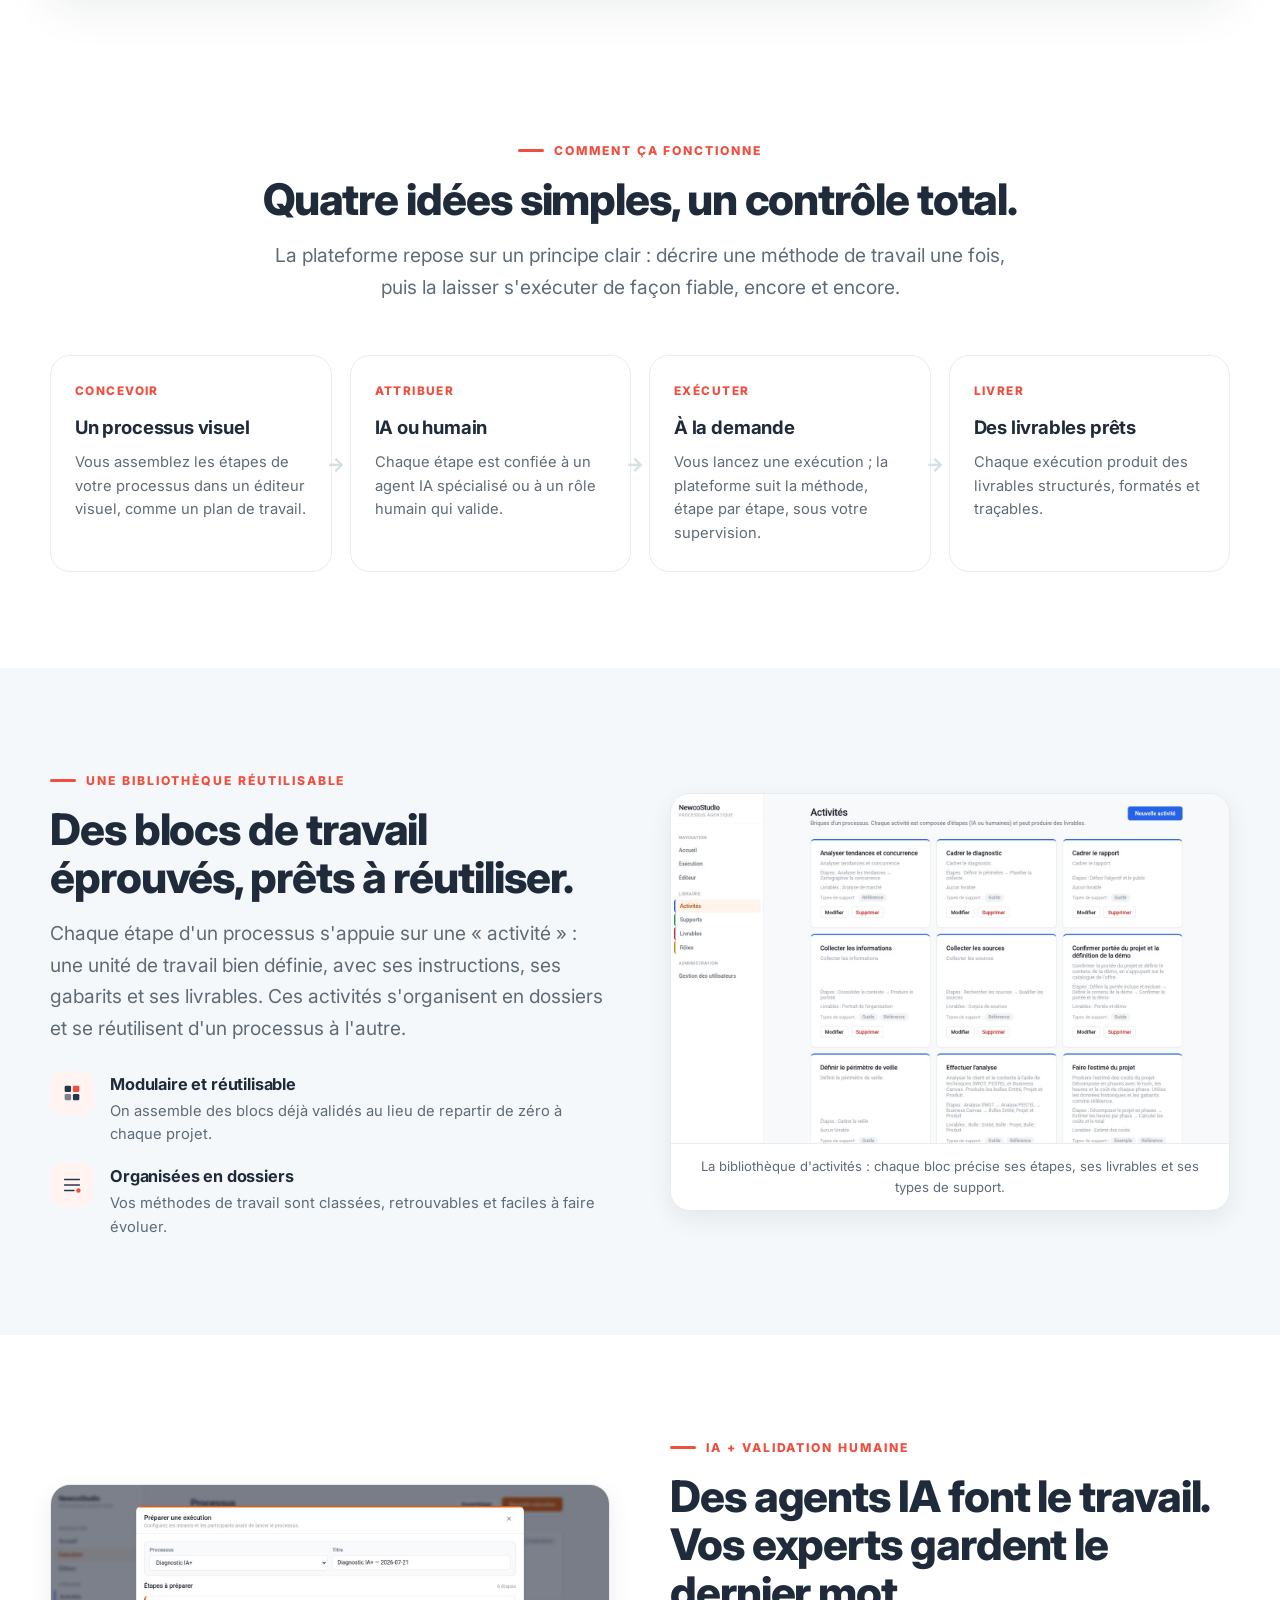
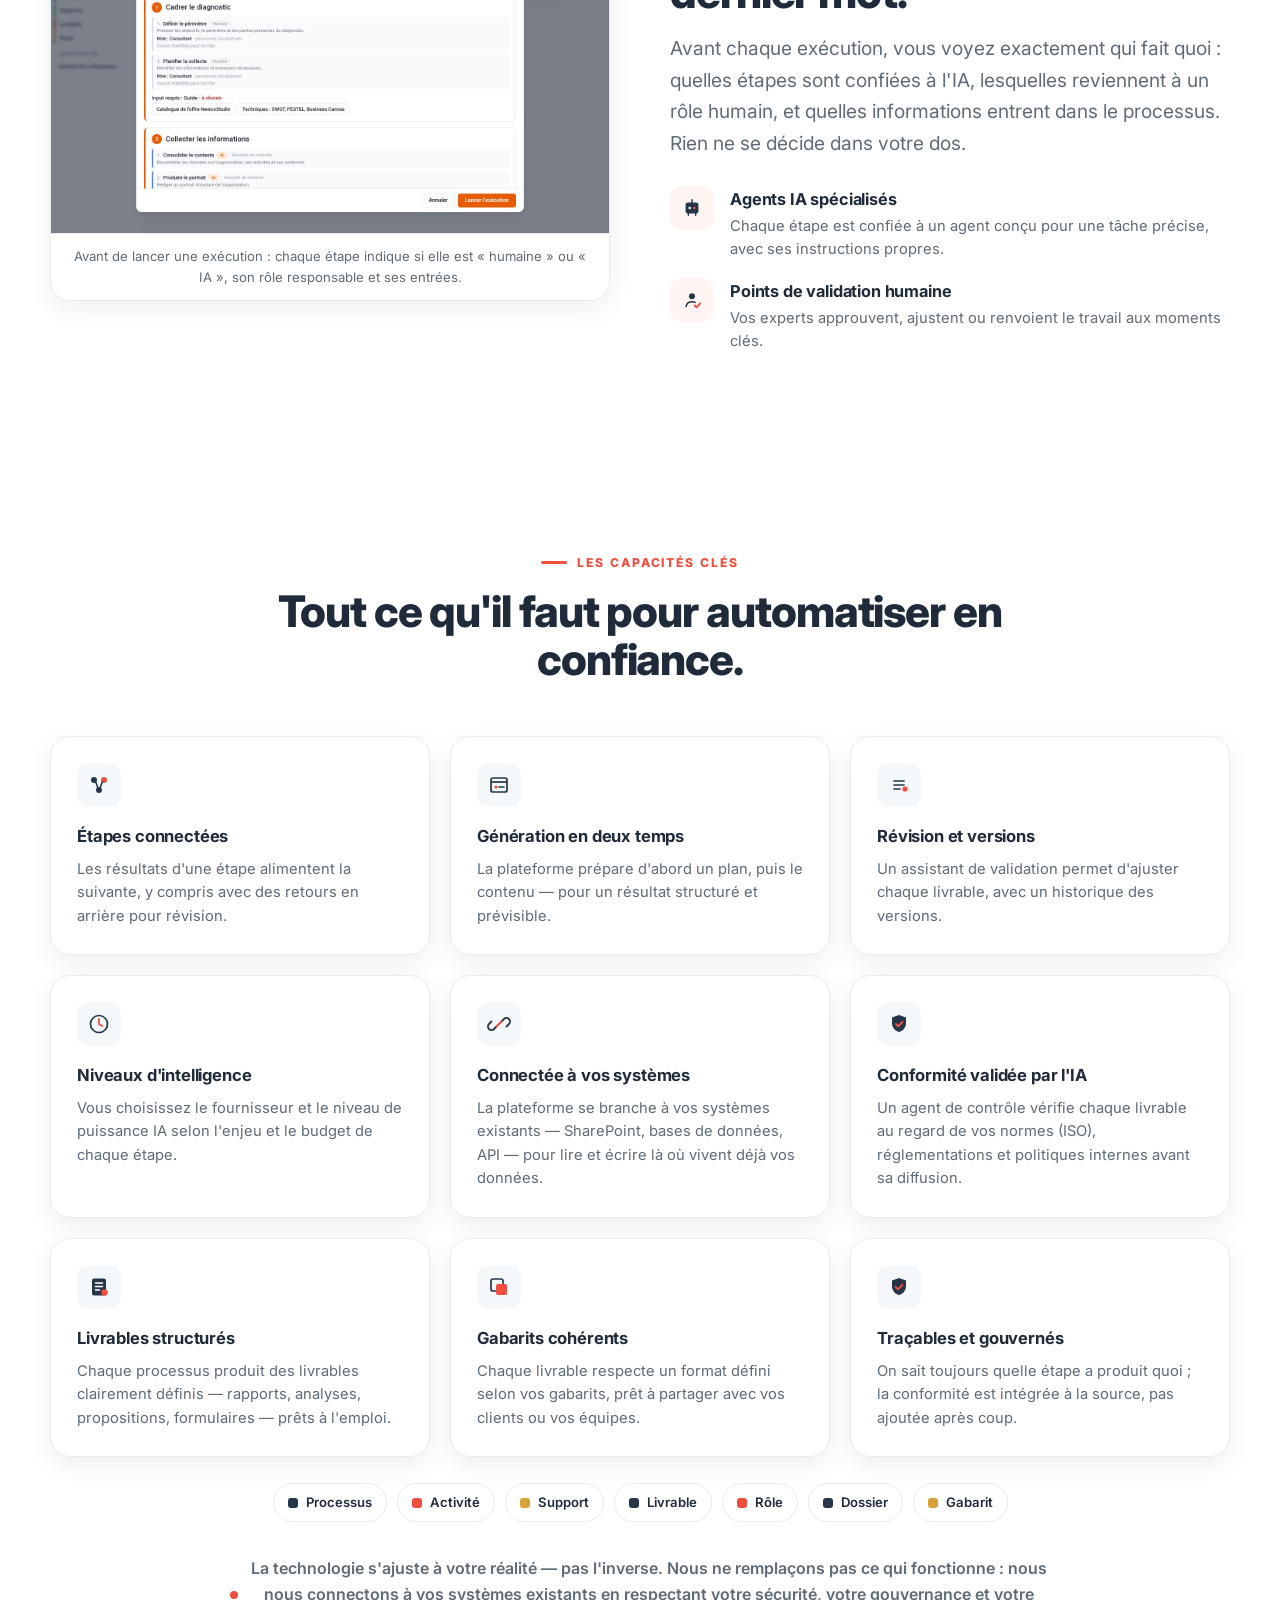
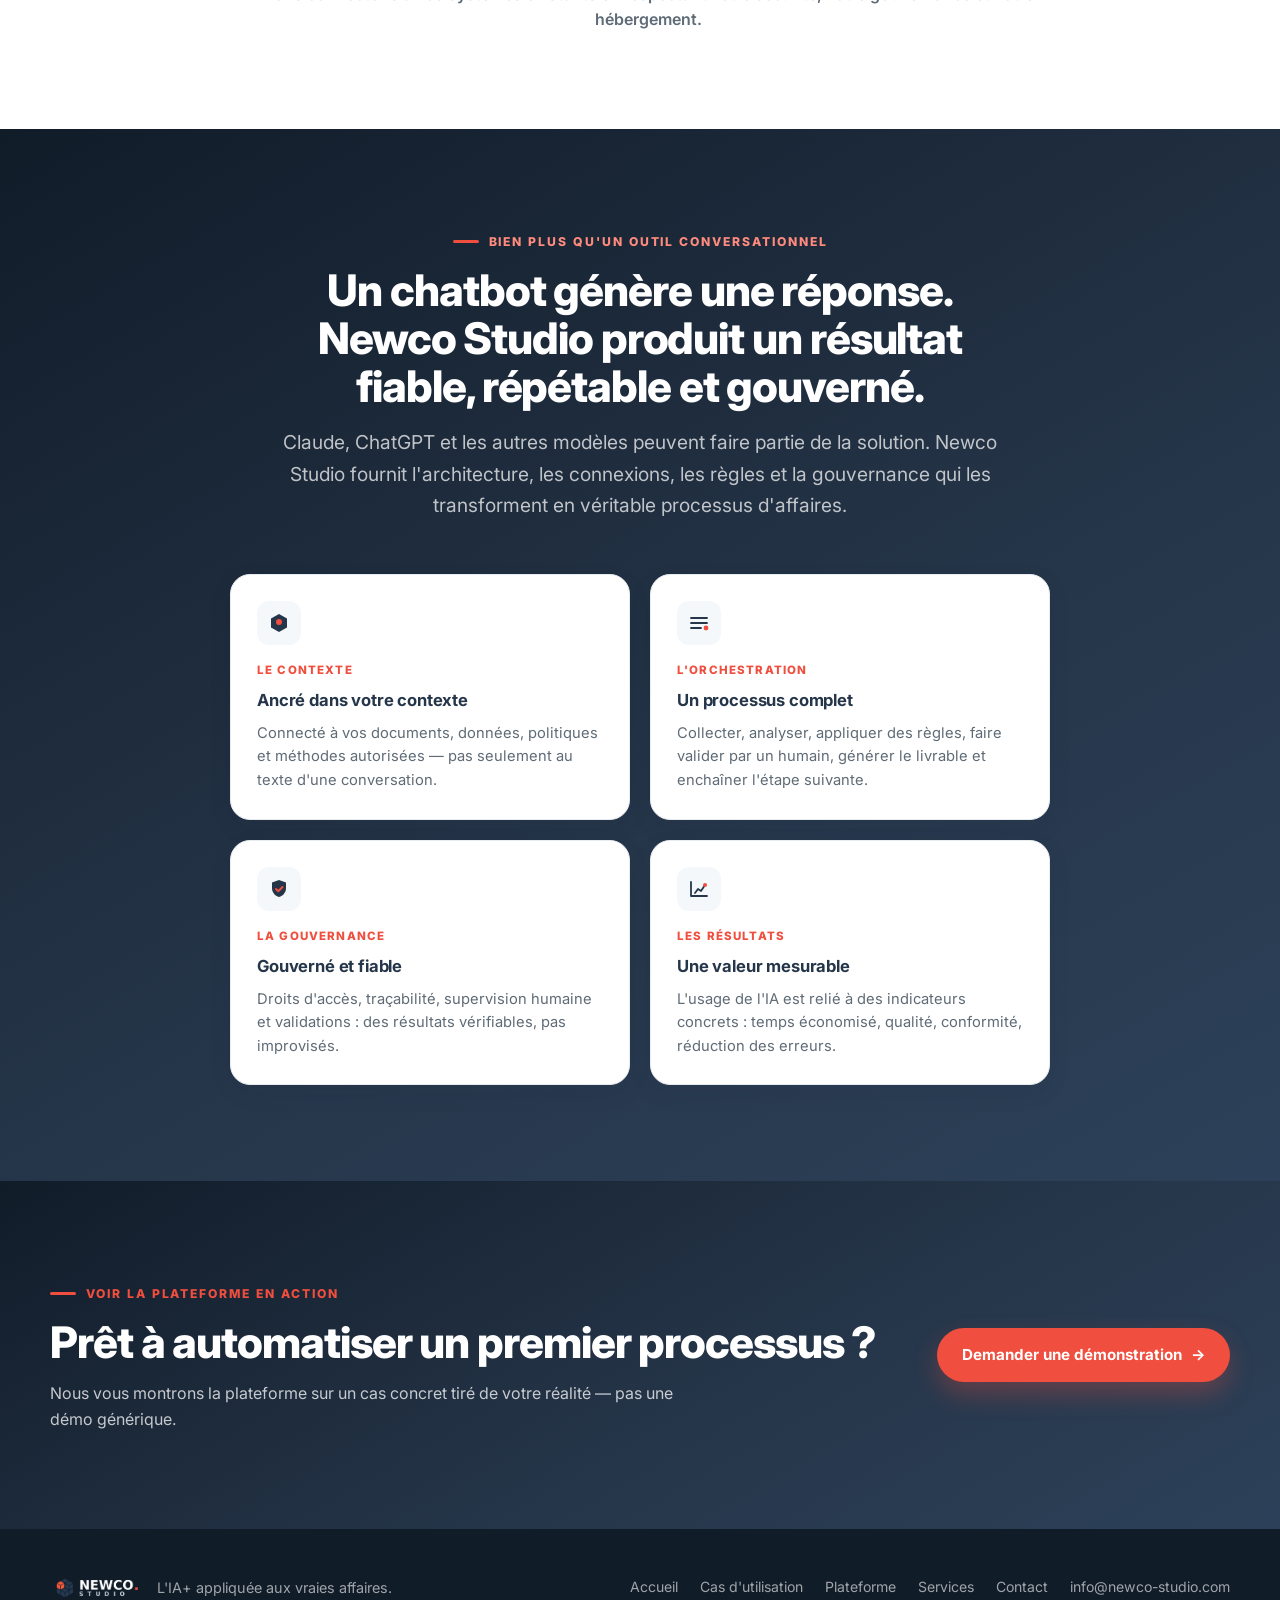
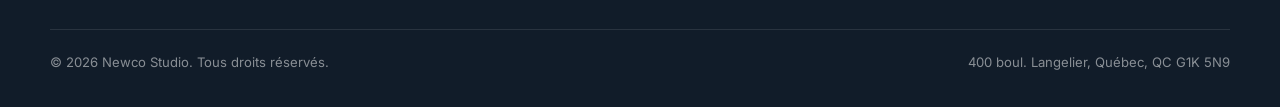
<file: platform.html>
<!DOCTYPE html>
<html lang="fr">
<head>
<meta charset="utf-8">
<meta name="viewport" content="width=device-width, initial-scale=1">
<title>Plateforme — La plateforme Newco</title>
<meta name="description" content="La plateforme Newco : un éditeur de processus où des agents IA spécialisés exécutent vos processus d'affaires, avec la validation humaine intégrée à chaque étape clé.">
<meta name="theme-color" content="#26364A">
<link rel="icon" type="image/png" sizes="32x32" href="images/favicon-32.png">
<link rel="apple-touch-icon" sizes="180x180" href="images/favicon-180.png">
<meta property="og:type" content="website">
<meta property="og:title" content="Plateforme — La plateforme Newco">
<meta property="og:description" content="Vous décrivez un processus d'affaires ; la plateforme l'exécute. Agents IA + validation humaine, gouvernance et traçabilité intégrées.">
<meta property="og:image" content="images/og-image.jpg">
<meta name="twitter:card" content="summary_large_image">
<link rel="preconnect" href="https://fonts.googleapis.com">
<link rel="preconnect" href="https://fonts.gstatic.com" crossorigin>
<link href="https://fonts.googleapis.com/css2?family=Inter:wght@400;500;600;700;800;900&display=swap" rel="stylesheet">
<link rel="stylesheet" href="styles.css">
</head>
<body data-lang="fr"
  data-title-fr="Plateforme — La plateforme Newco"
  data-title-en="Platform — The Newco platform">

<header class="nav">
  <div class="wrap nav-in">
    <a class="brand" href="index.html" aria-label="Newco Studio"><img src="images/logo-wordmark.png" alt="Newco Studio"></a>
    <nav class="nav-links" id="navLinks">
      <a class="link" href="index.html"><span class="fr">Accueil</span><span class="en">Home</span></a>
      <a class="link" href="use-cases.html"><span class="fr">Cas d'utilisation</span><span class="en">Use cases</span></a>
      <a class="link active" href="platform.html"><span class="fr">Plateforme</span><span class="en">Platform</span></a>
      <a class="link" href="services.html"><span class="fr">Services</span><span class="en">Services</span></a>
      <a class="link" href="contact.html"><span class="fr">Contact</span><span class="en">Contact</span></a>
    </nav>
    <div class="nav-right">
      <button class="lang" id="langBtn" aria-label="Switch language"><span class="fr">EN</span><span class="en">FR</span></button>
      <button class="menu-btn" id="menuBtn" aria-label="Menu"><span></span><span></span><span></span></button>
    </div>
  </div>
</header>

<main id="top">

<!-- PAGE HERO -->
<section class="page-hero">
  <div class="wrap">
    <div class="section-head reveal" style="max-width:820px">
      <div class="eyebrow"><span class="fr">La plateforme</span><span class="en">The platform</span></div>
      <h1><span class="fr">La plateforme Newco : vos processus d'affaires, exécutés par l'IA — sans perdre le contrôle.</span><span class="en">The Newco platform: your business processes, run by AI — without losing control.</span></h1>
      <p class="lead"><span class="fr">Vous décrivez un processus d'affaires une seule fois. La plateforme l'exécute ensuite à la demande : des agents IA spécialisés font le travail répétitif, et vos experts valident aux points de décision. Chaque étape est tracée, réutilisable et gouvernée.</span><span class="en">You describe a business process once. The platform then runs it on demand: specialized AI agents do the repetitive work, and your experts approve at decision points. Every step is traced, reusable and governed.</span></p>
      <p class="hero-q" style="margin-top:14px"><span class="fr">Un moteur commun. Des solutions uniques. Le même moteur générique se configure pour prendre la forme requise par chaque organisation.</span><span class="en">One common engine. Unique solutions. The same generic engine is configured to take the shape each organization needs.</span></p>
      <div class="actions">
        <a class="btn btn-primary btn-arrow" href="contact.html"><span class="fr">Demander une démonstration</span><span class="en">Request a demo</span></a>
        <a class="btn btn-ghost" href="#comment"><span class="fr">Comment ça fonctionne</span><span class="en">How it works</span></a>
      </div>
    </div>
    <div class="shot reveal">
      <img src="images/product-editor.jpg" alt="">
      <div class="shot-cap"><span class="fr">L'éditeur visuel de processus : ici, un « Diagnostic IA+ » décomposé en étapes, chacune confiée à un agent IA ou à un expert humain, avec ses entrées et ses livrables.</span><span class="en">The visual process editor: here, an "AI+ Diagnostic" broken into steps, each handled by an AI agent or a human expert, with its inputs and deliverables.</span></div>
    </div>
  </div>
</section>

<!-- HOW IT WORKS -->
<section id="comment">
  <div class="wrap">
    <div class="section-head center reveal">
      <div class="eyebrow center-eb"><span class="fr">Comment ça fonctionne</span><span class="en">How it works</span></div>
      <h2><span class="fr">Quatre idées simples, un contrôle total.</span><span class="en">Four simple ideas, total control.</span></h2>
      <p class="lead" style="margin-top:16px"><span class="fr">La plateforme repose sur un principe clair : décrire une méthode de travail une fois, puis la laisser s'exécuter de façon fiable, encore et encore.</span><span class="en">The platform rests on a clear principle: describe a way of working once, then let it run reliably, again and again.</span></p>
    </div>
    <div class="chain">
      <div class="chain-step reveal">
        <div class="cn"><span class="fr">Concevoir</span><span class="en">Design</span></div>
        <h3><span class="fr">Un processus visuel</span><span class="en">A visual process</span></h3>
        <p><span class="fr">Vous assemblez les étapes de votre processus dans un éditeur visuel, comme un plan de travail.</span><span class="en">You assemble your process steps in a visual editor, like a work blueprint.</span></p>
      </div>
      <div class="chain-step reveal">
        <div class="cn"><span class="fr">Attribuer</span><span class="en">Assign</span></div>
        <h3><span class="fr">IA ou humain</span><span class="en">AI or human</span></h3>
        <p><span class="fr">Chaque étape est confiée à un agent IA spécialisé ou à un rôle humain qui valide.</span><span class="en">Each step is assigned to a specialized AI agent or a human role that validates.</span></p>
      </div>
      <div class="chain-step reveal">
        <div class="cn"><span class="fr">Exécuter</span><span class="en">Run</span></div>
        <h3><span class="fr">À la demande</span><span class="en">On demand</span></h3>
        <p><span class="fr">Vous lancez une exécution ; la plateforme suit la méthode, étape par étape, sous votre supervision.</span><span class="en">You launch a run; the platform follows the method, step by step, under your supervision.</span></p>
      </div>
      <div class="chain-step reveal">
        <div class="cn"><span class="fr">Livrer</span><span class="en">Deliver</span></div>
        <h3><span class="fr">Des livrables prêts</span><span class="en">Ready deliverables</span></h3>
        <p><span class="fr">Chaque exécution produit des livrables structurés, formatés et traçables.</span><span class="en">Each run produces structured, formatted and traceable deliverables.</span></p>
      </div>
    </div>
  </div>
</section>

<!-- FEATURE 1: LIBRARY -->
<section class="product">
  <div class="wrap split">
    <div class="reveal">
      <div class="eyebrow"><span class="fr">Une bibliothèque réutilisable</span><span class="en">A reusable library</span></div>
      <h2><span class="fr">Des blocs de travail éprouvés, prêts à réutiliser.</span><span class="en">Proven building blocks, ready to reuse.</span></h2>
      <p class="lead" style="margin-top:16px"><span class="fr">Chaque étape d'un processus s'appuie sur une « activité » : une unité de travail bien définie, avec ses instructions, ses gabarits et ses livrables. Ces activités s'organisent en dossiers et se réutilisent d'un processus à l'autre.</span><span class="en">Each process step relies on an "activity": a well-defined unit of work, with its instructions, templates and deliverables. These activities are organized into folders and reused across processes.</span></p>
      <div class="feat-list">
        <div class="feat"><div class="fi"><svg viewBox="0 0 24 24" fill="none"><rect x="4" y="4" width="7" height="7" rx="1.4" fill="#26364A"/><rect x="13" y="4" width="7" height="7" rx="1.4" fill="#F04E3E"/><rect x="4" y="13" width="7" height="7" rx="1.4" fill="#26364A" opacity=".6"/><rect x="13" y="13" width="7" height="7" rx="1.4" fill="#26364A"/></svg></div><div><h3><span class="fr">Modulaire et réutilisable</span><span class="en">Modular and reusable</span></h3><p><span class="fr">On assemble des blocs déjà validés au lieu de repartir de zéro à chaque projet.</span><span class="en">You assemble already-validated blocks instead of starting from scratch every time.</span></p></div></div>
        <div class="feat"><div class="fi"><svg viewBox="0 0 24 24" fill="none"><path d="M4 6h16M4 12h16M4 18h10" stroke="#26364A" stroke-width="1.8" stroke-linecap="round"/><circle cx="19" cy="18" r="2.4" fill="#F04E3E"/></svg></div><div><h3><span class="fr">Organisées en dossiers</span><span class="en">Organized in folders</span></h3><p><span class="fr">Vos méthodes de travail sont classées, retrouvables et faciles à faire évoluer.</span><span class="en">Your working methods are sorted, findable and easy to evolve.</span></p></div></div>
      </div>
    </div>
    <div class="split-media reveal">
      <img src="images/product-library.jpg" alt="">
      <div class="media-cap"><span class="fr">La bibliothèque d'activités : chaque bloc précise ses étapes, ses livrables et ses types de support.</span><span class="en">The activity library: each block specifies its steps, deliverables and support types.</span></div>
    </div>
  </div>
</section>

<!-- FEATURE 2: AI + HUMAN -->
<section>
  <div class="wrap split rev">
    <div class="reveal">
      <div class="eyebrow"><span class="fr">IA + validation humaine</span><span class="en">AI + human validation</span></div>
      <h2><span class="fr">Des agents IA font le travail. Vos experts gardent le dernier mot.</span><span class="en">AI agents do the work. Your experts keep the final say.</span></h2>
      <p class="lead" style="margin-top:16px"><span class="fr">Avant chaque exécution, vous voyez exactement qui fait quoi : quelles étapes sont confiées à l'IA, lesquelles reviennent à un rôle humain, et quelles informations entrent dans le processus. Rien ne se décide dans votre dos.</span><span class="en">Before every run, you see exactly who does what: which steps go to AI, which go to a human role, and what information feeds the process. Nothing happens behind your back.</span></p>
      <div class="feat-list">
        <div class="feat"><div class="fi"><svg viewBox="0 0 24 24" fill="none"><rect x="5" y="6" width="14" height="12" rx="2.5" fill="#26364A"/><circle cx="9.5" cy="12" r="1.4" fill="#fff"/><circle cx="14.5" cy="12" r="1.4" fill="#F04E3E"/><path d="M12 3v3M8 18v2M16 18v2" stroke="#26364A" stroke-width="1.6" stroke-linecap="round"/></svg></div><div><h3><span class="fr">Agents IA spécialisés</span><span class="en">Specialized AI agents</span></h3><p><span class="fr">Chaque étape est confiée à un agent conçu pour une tâche précise, avec ses instructions propres.</span><span class="en">Each step is handled by an agent built for one precise task, with its own instructions.</span></p></div></div>
        <div class="feat"><div class="fi"><svg viewBox="0 0 24 24" fill="none"><circle cx="12" cy="8" r="3.3" fill="#26364A"/><path d="M5.5 19c.7-3.4 3-5.1 6.5-5.1 1.3 0 2.4.2 3.4.7" stroke="#26364A" stroke-width="1.7" stroke-linecap="round"/><path d="M15 18l2 2 4-4.2" stroke="#F04E3E" stroke-width="2" stroke-linecap="round" stroke-linejoin="round"/></svg></div><div><h3><span class="fr">Points de validation humaine</span><span class="en">Human checkpoints</span></h3><p><span class="fr">Vos experts approuvent, ajustent ou renvoient le travail aux moments clés.</span><span class="en">Your experts approve, adjust or send work back at the key moments.</span></p></div></div>
      </div>
    </div>
    <div class="split-media reveal">
      <img src="images/product-launch.jpg" alt="">
      <div class="media-cap"><span class="fr">Avant de lancer une exécution : chaque étape indique si elle est « humaine » ou « IA », son rôle responsable et ses entrées.</span><span class="en">Before launching a run: each step shows whether it's "human" or "AI", its responsible role and its inputs.</span></div>
    </div>
  </div>
</section>

<!-- CAPABILITIES GRID -->
<section>
  <div class="wrap">
    <div class="section-head center reveal">
      <div class="eyebrow center-eb"><span class="fr">Les capacités clés</span><span class="en">Key capabilities</span></div>
      <h2><span class="fr">Tout ce qu'il faut pour automatiser en confiance.</span><span class="en">Everything you need to automate with confidence.</span></h2>
    </div>
    <div class="why-grid">
      <div class="why-card reveal">
        <div class="wi"><svg viewBox="0 0 24 24" fill="none"><circle cx="7" cy="7" r="3" fill="#26364A"/><circle cx="17" cy="7" r="3" fill="#F04E3E"/><circle cx="12" cy="17" r="3" fill="#26364A"/><path d="M8.5 8.5L11 15M15.5 8.5L13 15" stroke="#26364A" stroke-width="1.6"/></svg></div>
        <h3><span class="fr">Étapes connectées</span><span class="en">Connected steps</span></h3>
        <p><span class="fr">Les résultats d'une étape alimentent la suivante, y compris avec des retours en arrière pour révision.</span><span class="en">One step's results feed the next, including loop-backs for review.</span></p>
      </div>
      <div class="why-card reveal">
        <div class="wi"><svg viewBox="0 0 24 24" fill="none"><rect x="4" y="5" width="16" height="14" rx="2" stroke="#26364A" stroke-width="1.7"/><path d="M4 9h16" stroke="#26364A" stroke-width="1.7"/><circle cx="9" cy="14" r="1.6" fill="#F04E3E"/><path d="M12 14h5" stroke="#26364A" stroke-width="1.6" stroke-linecap="round"/></svg></div>
        <h3><span class="fr">Génération en deux temps</span><span class="en">Two-phase generation</span></h3>
        <p><span class="fr">La plateforme prépare d'abord un plan, puis le contenu — pour un résultat structuré et prévisible.</span><span class="en">The platform first drafts a plan, then the content — for a structured, predictable result.</span></p>
      </div>
      <div class="why-card reveal">
        <div class="wi"><svg viewBox="0 0 24 24" fill="none"><path d="M7 8h10M7 12h10M7 16h6" stroke="#26364A" stroke-width="1.7" stroke-linecap="round"/><circle cx="18" cy="16" r="2.6" fill="#F04E3E"/></svg></div>
        <h3><span class="fr">Révision et versions</span><span class="en">Review and versions</span></h3>
        <p><span class="fr">Un assistant de validation permet d'ajuster chaque livrable, avec un historique des versions.</span><span class="en">A validation assistant lets you refine each deliverable, with version history.</span></p>
      </div>
      <div class="why-card reveal">
        <div class="wi"><svg viewBox="0 0 24 24" fill="none"><circle cx="12" cy="12" r="8.5" stroke="#26364A" stroke-width="1.7"/><path d="M12 7v5l3.2 2" stroke="#F04E3E" stroke-width="1.8" stroke-linecap="round" stroke-linejoin="round"/></svg></div>
        <h3><span class="fr">Niveaux d'intelligence</span><span class="en">Intelligence levels</span></h3>
        <p><span class="fr">Vous choisissez le fournisseur et le niveau de puissance IA selon l'enjeu et le budget de chaque étape.</span><span class="en">You choose the provider and AI power level based on each step's stakes and budget.</span></p>
      </div>
      <div class="why-card reveal">
        <div class="wi"><svg viewBox="0 0 24 24" fill="none"><path d="M9.5 14.5L7 17a3.5 3.5 0 01-5-5l2.5-2.5" stroke="#26364A" stroke-width="1.8" stroke-linecap="round"/><path d="M14.5 9.5L17 7a3.5 3.5 0 015 5l-2.5 2.5" stroke="#26364A" stroke-width="1.8" stroke-linecap="round"/><path d="M9.5 14.5l5-5" stroke="#F04E3E" stroke-width="2" stroke-linecap="round"/></svg></div>
        <h3><span class="fr">Connectée à vos systèmes</span><span class="en">Connected to your systems</span></h3>
        <p><span class="fr">La plateforme se branche à vos systèmes existants — SharePoint, bases de données, API — pour lire et écrire là où vivent déjà vos données.</span><span class="en">The platform connects to your existing systems — SharePoint, databases, APIs — to read and write where your data already lives.</span></p>
      </div>
      <div class="why-card reveal">
        <div class="wi"><svg viewBox="0 0 24 24" fill="none"><path d="M12 3l7 2.6v5.3c0 4.6-3 7.9-7 9.2-4-1.3-7-4.6-7-9.2V5.6L12 3z" fill="#26364A"/><path d="M9 12l2.2 2.2L15.5 10" stroke="#F04E3E" stroke-width="2" stroke-linecap="round" stroke-linejoin="round"/></svg></div>
        <h3><span class="fr">Conformité validée par l'IA</span><span class="en">AI-validated compliance</span></h3>
        <p><span class="fr">Un agent de contrôle vérifie chaque livrable au regard de vos normes (ISO), réglementations et politiques internes avant sa diffusion.</span><span class="en">A control agent checks every deliverable against your standards (ISO), regulations and internal policies before it goes out.</span></p>
      </div>
      <div class="why-card reveal">
        <div class="wi"><svg viewBox="0 0 24 24" fill="none"><rect x="5" y="3.5" width="14" height="17" rx="2" fill="#26364A"/><path d="M8.5 8h7M8.5 11.5h7M8.5 15h4" stroke="#fff" stroke-width="1.5" stroke-linecap="round"/><circle cx="17.5" cy="17.5" r="3.2" fill="#F04E3E"/></svg></div>
        <h3><span class="fr">Livrables structurés</span><span class="en">Structured deliverables</span></h3>
        <p><span class="fr">Chaque processus produit des livrables clairement définis — rapports, analyses, propositions, formulaires — prêts à l'emploi.</span><span class="en">Each process produces clearly defined deliverables — reports, analyses, proposals, forms — ready to use.</span></p>
      </div>
      <div class="why-card reveal">
        <div class="wi"><svg viewBox="0 0 24 24" fill="none"><rect x="4" y="4" width="12" height="12" rx="2" stroke="#26364A" stroke-width="1.7"/><rect x="9" y="9" width="11" height="11" rx="2" fill="#F04E3E"/></svg></div>
        <h3><span class="fr">Gabarits cohérents</span><span class="en">Consistent templates</span></h3>
        <p><span class="fr">Chaque livrable respecte un format défini selon vos gabarits, prêt à partager avec vos clients ou vos équipes.</span><span class="en">Each deliverable follows a defined format based on your templates, ready to share with clients or teams.</span></p>
      </div>
      <div class="why-card reveal">
        <div class="wi"><svg viewBox="0 0 24 24" fill="none"><path d="M12 3l7 2.6v5.3c0 4.6-3 7.9-7 9.2-4-1.3-7-4.6-7-9.2V5.6L12 3z" fill="#26364A"/><path d="M8.6 12l2.4 2.4 4.4-4.8" stroke="#F04E3E" stroke-width="1.9" stroke-linecap="round" stroke-linejoin="round"/></svg></div>
        <h3><span class="fr">Traçables et gouvernés</span><span class="en">Traceable and governed</span></h3>
        <p><span class="fr">On sait toujours quelle étape a produit quoi ; la conformité est intégrée à la source, pas ajoutée après coup.</span><span class="en">You always know which step produced what; compliance is built in at the source, not bolted on.</span></p>
      </div>
    </div>
    <div class="vocab reveal" style="justify-content:center">
      <span class="chip"><i style="background:#26364A"></i><span class="fr">Processus</span><span class="en">Process</span></span>
      <span class="chip"><i style="background:#F04E3E"></i><span class="fr">Activité</span><span class="en">Activity</span></span>
      <span class="chip"><i style="background:#D7A13A"></i><span class="fr">Support</span><span class="en">Support</span></span>
      <span class="chip"><i style="background:#26364A"></i><span class="fr">Livrable</span><span class="en">Deliverable</span></span>
      <span class="chip"><i style="background:#F04E3E"></i><span class="fr">Rôle</span><span class="en">Role</span></span>
      <span class="chip"><i style="background:#26364A"></i><span class="fr">Dossier</span><span class="en">Folder</span></span>
      <span class="chip"><i style="background:#D7A13A"></i><span class="fr">Gabarit</span><span class="en">Template</span></span>
    </div>
    <div class="uc-note" style="max-width:820px;margin:34px auto 0;justify-content:center;text-align:center;font-size:1rem"><i></i><span class="fr">La technologie s'ajuste à votre réalité — pas l'inverse. Nous ne remplaçons pas ce qui fonctionne : nous nous connectons à vos systèmes existants en respectant votre sécurité, votre gouvernance et votre hébergement.</span><span class="en">Technology adjusts to your reality — not the other way around. We don't replace what works: we connect to your existing systems while respecting your security, governance and hosting.</span></div>
  </div>
</section>

    </div>
  </div>
</section>

<!-- BEYOND A CHATBOT -->
<section class="dark">
  <div class="wrap">
    <div class="section-head center reveal">
      <div class="eyebrow center-eb"><span class="fr">Bien plus qu'un outil conversationnel</span><span class="en">Far more than a chatbot</span></div>
      <h2><span class="fr">Un chatbot génère une réponse. Newco Studio produit un résultat fiable, répétable et gouverné.</span><span class="en">A chatbot generates an answer. Newco Studio produces a reliable, repeatable, governed result.</span></h2>
      <p class="lead" style="margin-top:16px"><span class="fr">Claude, ChatGPT et les autres modèles peuvent faire partie de la solution. Newco Studio fournit l'architecture, les connexions, les règles et la gouvernance qui les transforment en véritable processus d'affaires.</span><span class="en">Claude, ChatGPT and other models can be part of the solution. Newco Studio provides the architecture, connections, rules and governance that turn them into a real business process.</span></p>
    </div>
    <div class="why-grid why-2">
      <div class="why-card reveal">
        <div class="wi"><svg viewBox="0 0 24 24" fill="none"><path d="M12 3l8 4.5v9L12 21l-8-4.5v-9L12 3z" fill="#26364A"/><circle cx="12" cy="11" r="3" fill="#F04E3E"/></svg></div>
        <div class="rsector"><span class="fr">Le contexte</span><span class="en">Context</span></div>
        <h3><span class="fr">Ancré dans votre contexte</span><span class="en">Grounded in your context</span></h3>
        <p><span class="fr">Connecté à vos documents, données, politiques et méthodes autorisées — pas seulement au texte d'une conversation.</span><span class="en">Connected to your authorized documents, data, policies and methods — not just the text of a conversation.</span></p>
      </div>
      <div class="why-card reveal">
        <div class="wi"><svg viewBox="0 0 24 24" fill="none"><path d="M4 7h16M4 12h16M4 17h10" stroke="#26364A" stroke-width="1.8" stroke-linecap="round"/><circle cx="19" cy="17" r="2.4" fill="#F04E3E"/></svg></div>
        <div class="rsector"><span class="fr">L'orchestration</span><span class="en">Orchestration</span></div>
        <h3><span class="fr">Un processus complet</span><span class="en">A complete process</span></h3>
        <p><span class="fr">Collecter, analyser, appliquer des règles, faire valider par un humain, générer le livrable et enchaîner l'étape suivante.</span><span class="en">Collect, analyze, apply rules, get human validation, generate the deliverable and trigger the next step.</span></p>
      </div>
      <div class="why-card reveal">
        <div class="wi"><svg viewBox="0 0 24 24" fill="none"><path d="M12 3l7 2.6v5.3c0 4.6-3 7.9-7 9.2-4-1.3-7-4.6-7-9.2V5.6L12 3z" fill="#26364A"/><path d="M9 12l2.2 2.2L15.5 10" stroke="#F04E3E" stroke-width="2" stroke-linecap="round" stroke-linejoin="round"/></svg></div>
        <div class="rsector"><span class="fr">La gouvernance</span><span class="en">Governance</span></div>
        <h3><span class="fr">Gouverné et fiable</span><span class="en">Governed and reliable</span></h3>
        <p><span class="fr">Droits d'accès, traçabilité, supervision humaine et validations : des résultats vérifiables, pas improvisés.</span><span class="en">Access rights, traceability, human oversight and validations: verifiable results, not improvised ones.</span></p>
      </div>
      <div class="why-card reveal">
        <div class="wi"><svg viewBox="0 0 24 24" fill="none"><path d="M4 19V5m0 14h16M8 16l3-4 3 2 4-6" stroke="#26364A" stroke-width="1.8" stroke-linecap="round" stroke-linejoin="round"/><circle cx="18" cy="8" r="2" fill="#F04E3E"/></svg></div>
        <div class="rsector"><span class="fr">Les résultats</span><span class="en">Results</span></div>
        <h3><span class="fr">Une valeur mesurable</span><span class="en">Measurable value</span></h3>
        <p><span class="fr">L'usage de l'IA est relié à des indicateurs concrets : temps économisé, qualité, conformité, réduction des erreurs.</span><span class="en">AI use is tied to concrete indicators: time saved, quality, compliance, fewer errors.</span></p>
      </div>
    </div>
  </div>
</section>

<!-- CTA -->
<section class="cta">
  <div class="wrap">
    <div class="cta-box reveal">
      <div>
        <div class="eyebrow"><span class="fr">Voir la plateforme en action</span><span class="en">See the platform in action</span></div>
        <h2><span class="fr">Prêt à automatiser un premier processus ?</span><span class="en">Ready to automate a first process?</span></h2>
        <p><span class="fr">Nous vous montrons la plateforme sur un cas concret tiré de votre réalité — pas une démo générique.</span><span class="en">We'll show you the platform on a concrete case from your reality — not a generic demo.</span></p>
      </div>
      <a class="btn btn-primary btn-arrow" href="contact.html"><span class="fr">Demander une démonstration</span><span class="en">Request a demo</span></a>
    </div>
  </div>
</section>

</main>

<footer class="footer">
  <div class="wrap footer-in">
    <div class="footer-brand">
      <img src="images/logo-wordmark-light.png" alt="Newco Studio">
      <p class="footer-tag"><span class="fr">L'IA+ appliquée aux vraies affaires.</span><span class="en">AI+ applied to real business.</span></p>
    </div>
    <nav class="footer-links">
      <a href="index.html"><span class="fr">Accueil</span><span class="en">Home</span></a>
      <a href="use-cases.html"><span class="fr">Cas d'utilisation</span><span class="en">Use cases</span></a>
      <a href="platform.html"><span class="fr">Plateforme</span><span class="en">Platform</span></a>
      <a href="services.html"><span class="fr">Services</span><span class="en">Services</span></a>
      <a href="contact.html"><span class="fr">Contact</span><span class="en">Contact</span></a>
      <a href="mailto:info@newco-studio.com">info@newco-studio.com</a>
    </nav>
  </div>
  <div class="wrap footer-bottom">
    <span><span class="fr">© 2026 Newco Studio. Tous droits réservés.</span><span class="en">© 2026 Newco Studio. All rights reserved.</span></span>
    <span><span class="fr">400 boul. Langelier, Québec, QC G1K 5N9</span><span class="en">400 Langelier Blvd, Quebec City, QC G1K 5N9</span></span>
  </div>
</footer>

<script src="app.js"></script>
</body>
</html>
</file>
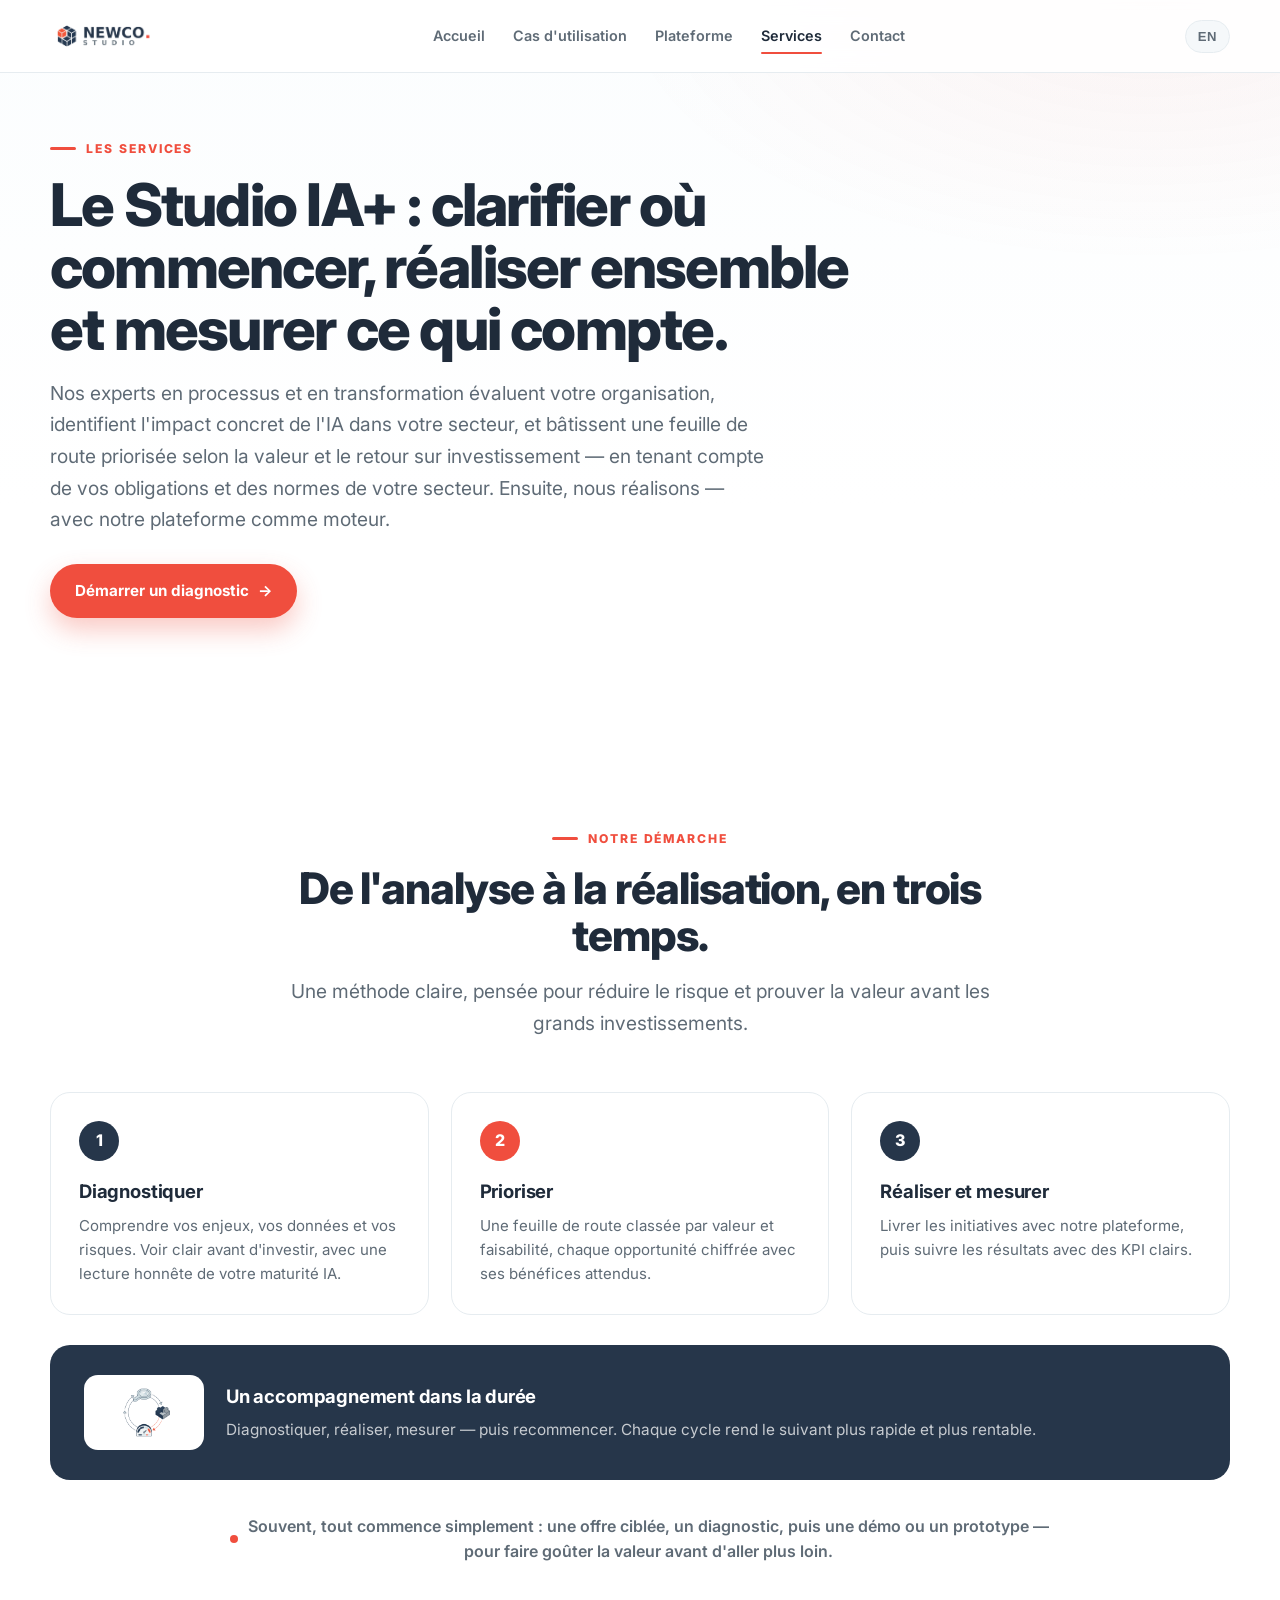
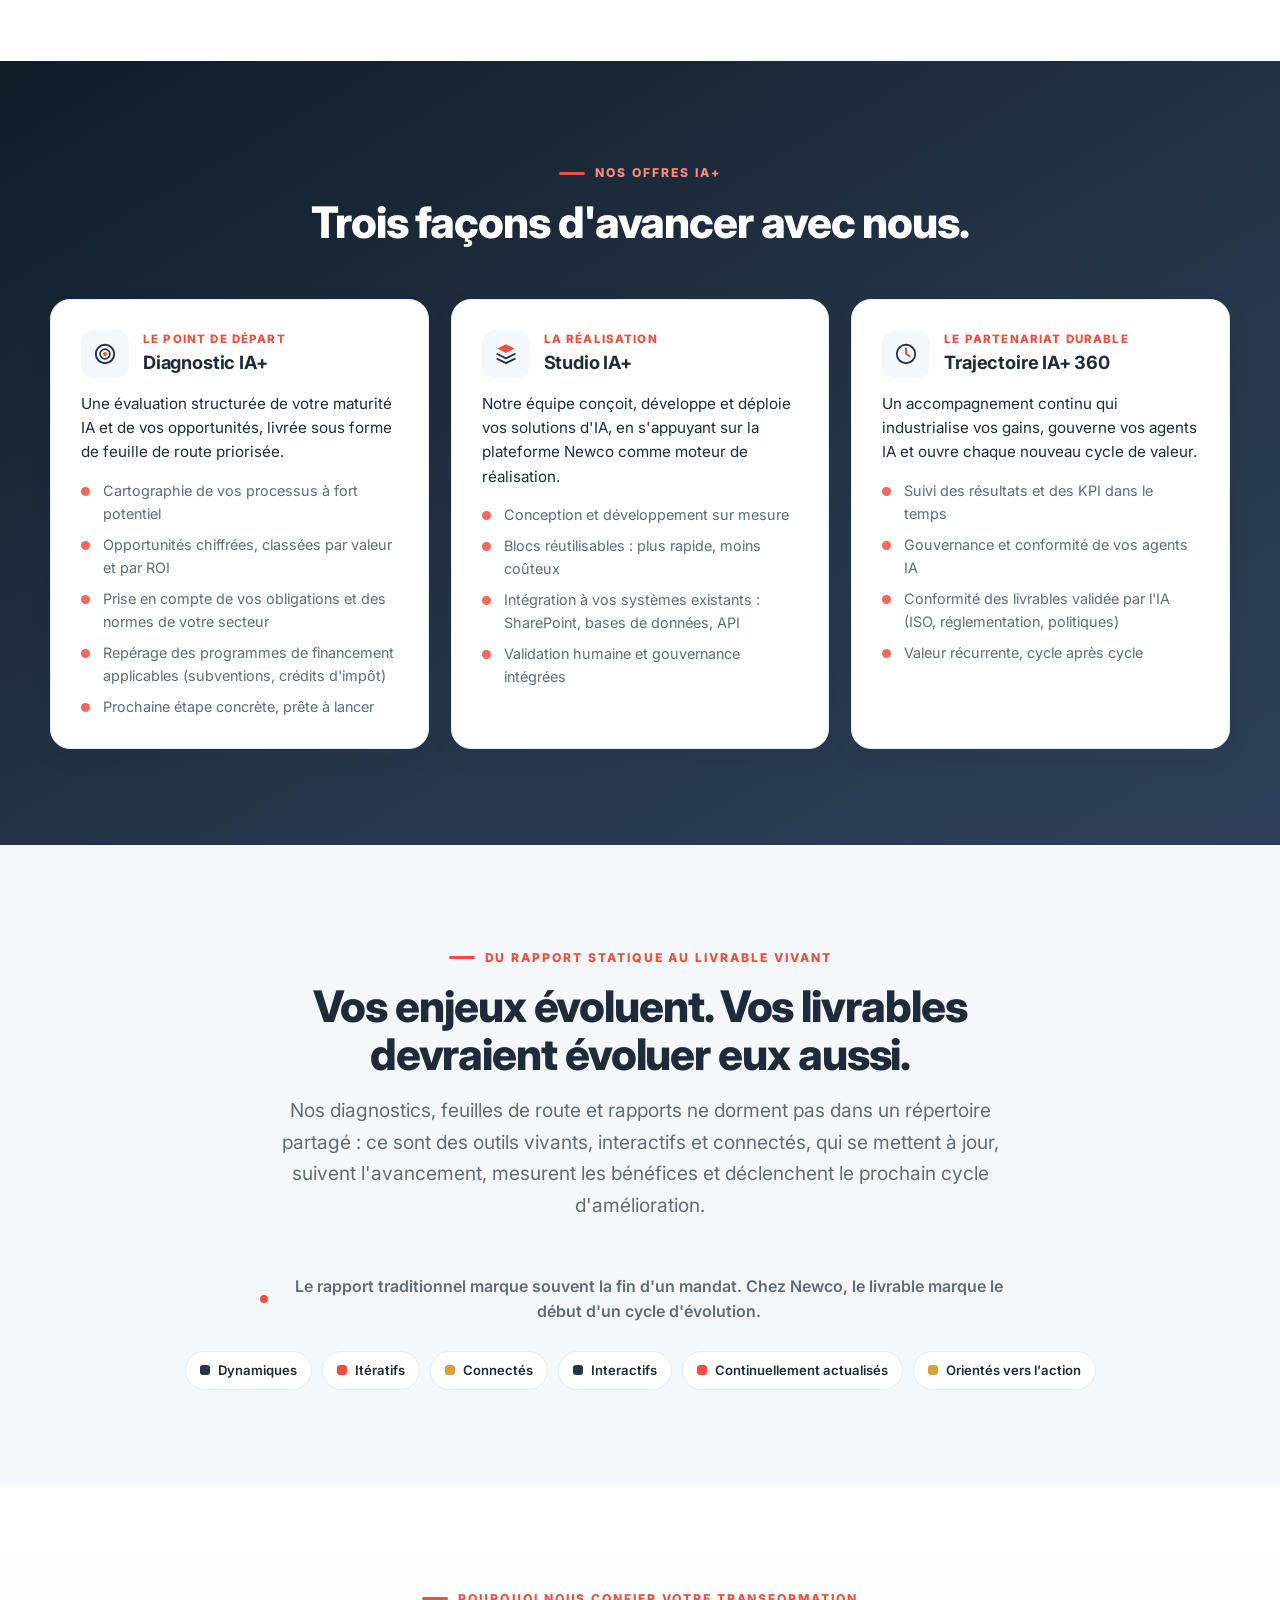
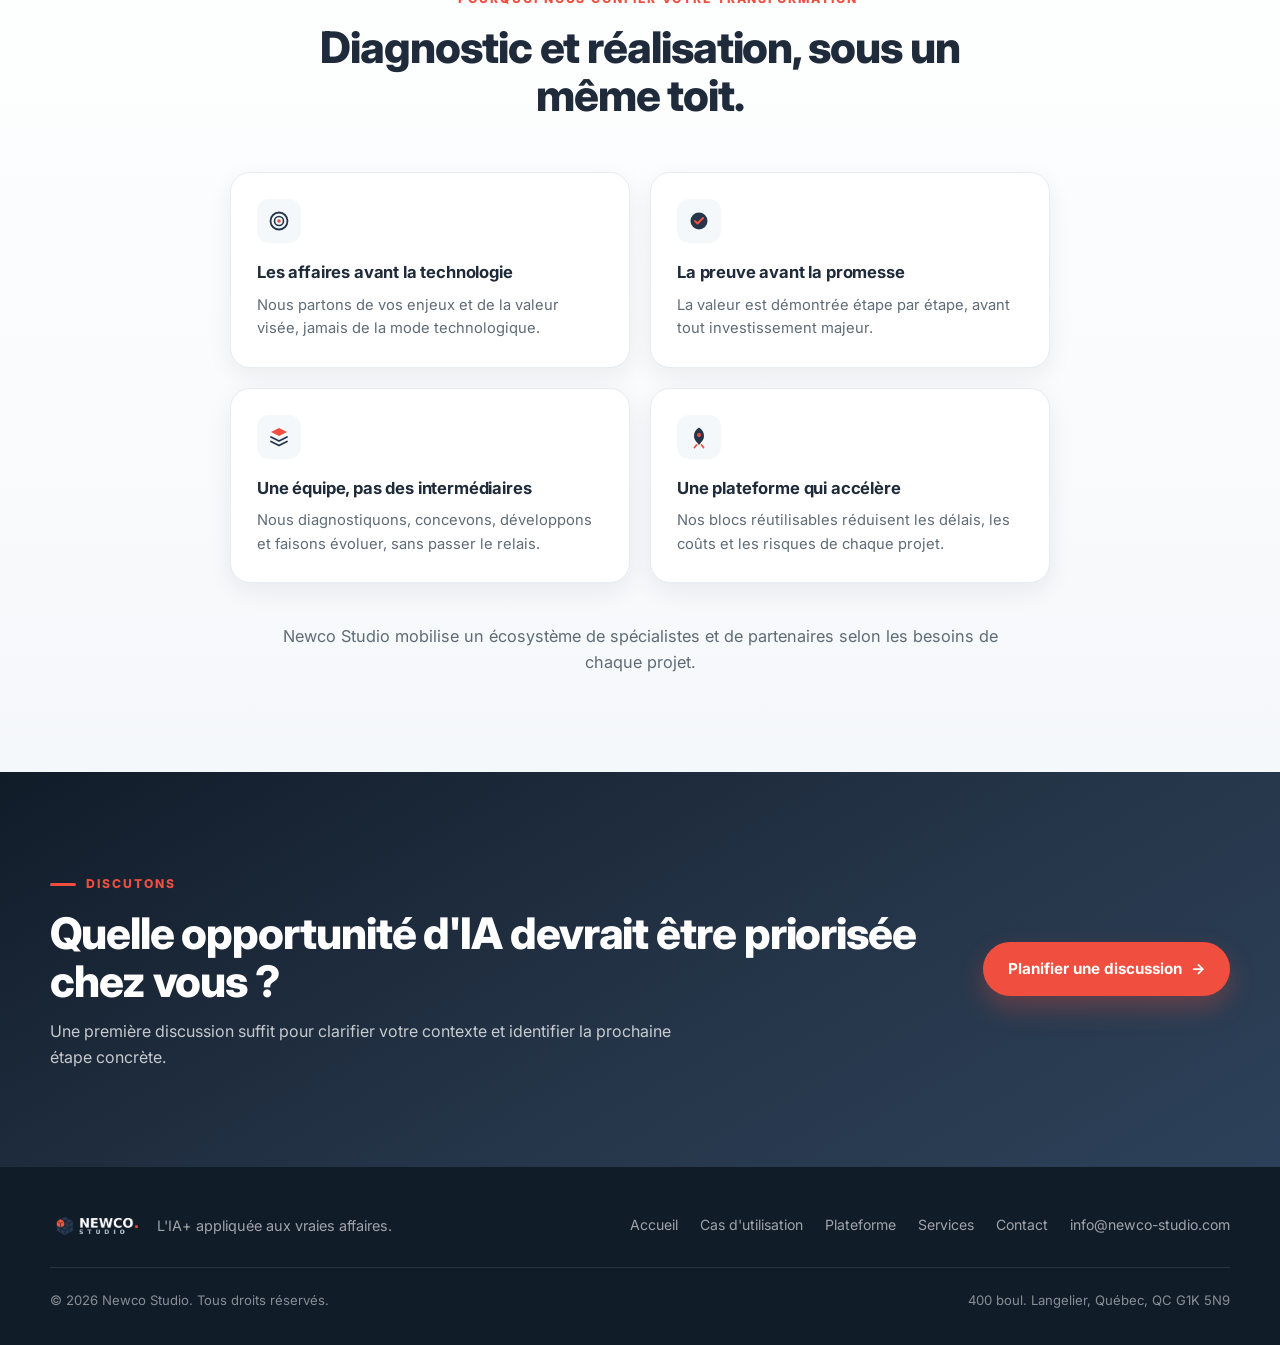
<file: services.html>
<!DOCTYPE html>
<html lang="fr">
<head>
<meta charset="utf-8">
<meta name="viewport" content="width=device-width, initial-scale=1">
<title>Services — Le Studio IA+</title>
<meta name="description" content="Le Studio IA+ de Newco : diagnostic de maturité, feuille de route priorisée par le ROI, réalisation et industrialisation. Diagnostic et réalisation réunis, sans intermédiaire.">
<meta name="theme-color" content="#26364A">
<link rel="icon" type="image/png" sizes="32x32" href="images/favicon-32.png">
<link rel="apple-touch-icon" sizes="180x180" href="images/favicon-180.png">
<meta property="og:type" content="website">
<meta property="og:title" content="Services — Le Studio IA+">
<meta property="og:description" content="Nous évaluons votre organisation, priorisons les opportunités par la valeur et le ROI, puis livrons et mesurons.">
<meta property="og:image" content="images/og-image.jpg">
<meta name="twitter:card" content="summary_large_image">
<link rel="preconnect" href="https://fonts.googleapis.com">
<link rel="preconnect" href="https://fonts.gstatic.com" crossorigin>
<link href="https://fonts.googleapis.com/css2?family=Inter:wght@400;500;600;700;800;900&display=swap" rel="stylesheet">
<link rel="stylesheet" href="styles.css">
</head>
<body data-lang="fr"
  data-title-fr="Services — Le Studio IA+"
  data-title-en="Services — The AI+ Studio">

<header class="nav">
  <div class="wrap nav-in">
    <a class="brand" href="index.html" aria-label="Newco Studio"><img src="images/logo-wordmark.png" alt="Newco Studio"></a>
    <nav class="nav-links" id="navLinks">
      <a class="link" href="index.html"><span class="fr">Accueil</span><span class="en">Home</span></a>
      <a class="link" href="use-cases.html"><span class="fr">Cas d'utilisation</span><span class="en">Use cases</span></a>
      <a class="link" href="platform.html"><span class="fr">Plateforme</span><span class="en">Platform</span></a>
      <a class="link active" href="services.html"><span class="fr">Services</span><span class="en">Services</span></a>
      <a class="link" href="contact.html"><span class="fr">Contact</span><span class="en">Contact</span></a>
    </nav>
    <div class="nav-right">
      <button class="lang" id="langBtn" aria-label="Switch language"><span class="fr">EN</span><span class="en">FR</span></button>
      <button class="menu-btn" id="menuBtn" aria-label="Menu"><span></span><span></span><span></span></button>
    </div>
  </div>
</header>

<main id="top">

<!-- PAGE HERO -->
<section class="page-hero">
  <div class="wrap">
    <div class="section-head reveal" style="max-width:820px">
      <div class="eyebrow"><span class="fr">Les services</span><span class="en">The services</span></div>
      <h1><span class="fr">Le Studio IA+ : clarifier où commencer, réaliser ensemble et mesurer ce qui compte.</span><span class="en">The AI+ Studio: clarify where to begin, deliver together and measure what matters.</span></h1>
      <p class="lead"><span class="fr">Nos experts en processus et en transformation évaluent votre organisation, identifient l'impact concret de l'IA dans votre secteur, et bâtissent une feuille de route priorisée selon la valeur et le retour sur investissement — en tenant compte de vos obligations et des normes de votre secteur. Ensuite, nous réalisons — avec notre plateforme comme moteur.</span><span class="en">Our process and transformation experts assess your organization, identify AI's concrete impact in your sector, and build a roadmap prioritized by value and return on investment — accounting for your obligations and your sector's standards. Then we deliver — with our platform as the engine.</span></p>
      <div class="actions">
        <a class="btn btn-primary btn-arrow" href="contact.html"><span class="fr">Démarrer un diagnostic</span><span class="en">Start a diagnostic</span></a>
      </div>
    </div>
  </div>
</section>

<!-- APPROACH STEPS -->
<section>
  <div class="wrap">
    <div class="section-head center reveal">
      <div class="eyebrow center-eb"><span class="fr">Notre démarche</span><span class="en">Our approach</span></div>
      <h2><span class="fr">De l'analyse à la réalisation, en trois temps.</span><span class="en">From analysis to delivery, in three moves.</span></h2>
      <p class="lead" style="margin-top:16px"><span class="fr">Une méthode claire, pensée pour réduire le risque et prouver la valeur avant les grands investissements.</span><span class="en">A clear method, designed to reduce risk and prove value before any large investment.</span></p>
    </div>
    <div class="steps">
      <div class="step reveal"><div class="step-n">1</div><h3><span class="fr">Diagnostiquer</span><span class="en">Diagnose</span></h3><p><span class="fr">Comprendre vos enjeux, vos données et vos risques. Voir clair avant d'investir, avec une lecture honnête de votre maturité IA.</span><span class="en">Understand your challenges, data and risks. See clearly before investing, with an honest read of your AI maturity.</span></p></div>
      <div class="step hl reveal"><div class="step-n">2</div><h3><span class="fr">Prioriser</span><span class="en">Prioritize</span></h3><p><span class="fr">Une feuille de route classée par valeur et faisabilité, chaque opportunité chiffrée avec ses bénéfices attendus.</span><span class="en">A roadmap ranked by value and feasibility, with each opportunity quantified by its expected benefits.</span></p></div>
      <div class="step reveal"><div class="step-n">3</div><h3><span class="fr">Réaliser et mesurer</span><span class="en">Deliver &amp; measure</span></h3><p><span class="fr">Livrer les initiatives avec notre plateforme, puis suivre les résultats avec des KPI clairs.</span><span class="en">Deliver the initiatives with our platform, then track results with clear KPIs.</span></p></div>
    </div>
    <div class="cycle reveal">
      <img src="images/approach-cycle.jpg" alt="">
      <div>
        <h3><span class="fr">Un accompagnement dans la durée</span><span class="en">Support over time</span></h3>
        <p><span class="fr">Diagnostiquer, réaliser, mesurer — puis recommencer. Chaque cycle rend le suivant plus rapide et plus rentable.</span><span class="en">Diagnose, deliver, measure — then start again. Each cycle makes the next one faster and more profitable.</span></p>
      </div>
    </div>
    <div class="uc-note" style="max-width:820px;margin:34px auto 0;justify-content:center;text-align:center;font-size:1rem"><i></i><span class="fr">Souvent, tout commence simplement : une offre ciblée, un diagnostic, puis une démo ou un prototype — pour faire goûter la valeur avant d'aller plus loin.</span><span class="en">Often it all starts simply: a focused offering, a diagnostic, then a demo or prototype — to give a taste of the value before going further.</span></div>
  </div>
</section>

<!-- OFFERINGS -->
<section class="dark">
  <div class="wrap">
    <div class="section-head center reveal">
      <div class="eyebrow center-eb"><span class="fr">Nos offres IA+</span><span class="en">Our AI+ offerings</span></div>
      <h2><span class="fr">Trois façons d'avancer avec nous.</span><span class="en">Three ways to move forward with us.</span></h2>
    </div>
    <div class="pillars">
      <div class="pillar reveal">
        <div class="pillar-top">
          <div class="pi"><svg viewBox="0 0 24 24" fill="none"><circle cx="12" cy="12" r="8.5" stroke="#26364A" stroke-width="1.8"/><circle cx="12" cy="12" r="4.5" stroke="#26364A" stroke-width="1.6"/><circle cx="12" cy="12" r="1.8" fill="#F04E3E"/></svg></div>
          <div>
            <div class="pillar-tag"><span class="fr">Le point de départ</span><span class="en">The starting point</span></div>
            <h3><span class="fr">Diagnostic IA+</span><span class="en">AI+ Diagnostic</span></h3>
          </div>
        </div>
        <p><span class="fr">Une évaluation structurée de votre maturité IA et de vos opportunités, livrée sous forme de feuille de route priorisée.</span><span class="en">A structured assessment of your AI maturity and opportunities, delivered as a prioritized roadmap.</span></p>
        <ul>
          <li><span class="fr">Cartographie de vos processus à fort potentiel</span><span class="en">Mapping of your high-potential processes</span></li>
          <li><span class="fr">Opportunités chiffrées, classées par valeur et par ROI</span><span class="en">Quantified opportunities, ranked by value and ROI</span></li>
          <li><span class="fr">Prise en compte de vos obligations et des normes de votre secteur</span><span class="en">Accounts for your obligations and your sector's standards</span></li>
          <li><span class="fr">Repérage des programmes de financement applicables (subventions, crédits d'impôt)</span><span class="en">Identification of applicable funding programs (grants, tax credits)</span></li>
          <li><span class="fr">Prochaine étape concrète, prête à lancer</span><span class="en">A concrete next step, ready to launch</span></li>
        </ul>
      </div>
      <div class="pillar reveal">
        <div class="pillar-top">
          <div class="pi"><svg viewBox="0 0 24 24" fill="none"><path d="M12 3l8 4-8 4-8-4 8-4z" fill="#F04E3E"/><path d="M4 12l8 4 8-4" stroke="#26364A" stroke-width="1.8" stroke-linecap="round" stroke-linejoin="round"/><path d="M4 16.5l8 4 8-4" stroke="#26364A" stroke-width="1.8" stroke-linecap="round" stroke-linejoin="round"/></svg></div>
          <div>
            <div class="pillar-tag"><span class="fr">La réalisation</span><span class="en">The delivery</span></div>
            <h3><span class="fr">Studio IA+</span><span class="en">AI+ Studio</span></h3>
          </div>
        </div>
        <p><span class="fr">Notre équipe conçoit, développe et déploie vos solutions d'IA, en s'appuyant sur la plateforme Newco comme moteur de réalisation.</span><span class="en">Our team designs, builds and deploys your AI solutions, using the Newco platform as the delivery engine.</span></p>
        <ul>
          <li><span class="fr">Conception et développement sur mesure</span><span class="en">Custom design and development</span></li>
          <li><span class="fr">Blocs réutilisables : plus rapide, moins coûteux</span><span class="en">Reusable blocks: faster, cheaper</span></li>
          <li><span class="fr">Intégration à vos systèmes existants : SharePoint, bases de données, API</span><span class="en">Integration with your existing systems: SharePoint, databases, APIs</span></li>
          <li><span class="fr">Validation humaine et gouvernance intégrées</span><span class="en">Human validation and governance built in</span></li>
        </ul>
      </div>
      <div class="pillar reveal">
        <div class="pillar-top">
          <div class="pi"><svg viewBox="0 0 24 24" fill="none"><circle cx="12" cy="12" r="8.5" stroke="#26364A" stroke-width="1.7"/><path d="M12 7v5l3.2 2" stroke="#F04E3E" stroke-width="1.8" stroke-linecap="round" stroke-linejoin="round"/></svg></div>
          <div>
            <div class="pillar-tag"><span class="fr">Le partenariat durable</span><span class="en">The lasting partnership</span></div>
            <h3><span class="fr">Trajectoire IA+ 360</span><span class="en">AI+ Trajectory 360</span></h3>
          </div>
        </div>
        <p><span class="fr">Un accompagnement continu qui industrialise vos gains, gouverne vos agents IA et ouvre chaque nouveau cycle de valeur.</span><span class="en">Ongoing support that industrializes your gains, governs your AI agents and opens each new value cycle.</span></p>
        <ul>
          <li><span class="fr">Suivi des résultats et des KPI dans le temps</span><span class="en">Tracking of results and KPIs over time</span></li>
          <li><span class="fr">Gouvernance et conformité de vos agents IA</span><span class="en">Governance and compliance of your AI agents</span></li>
          <li><span class="fr">Conformité des livrables validée par l'IA (ISO, réglementation, politiques)</span><span class="en">AI-validated deliverable compliance (ISO, regulations, policies)</span></li>
          <li><span class="fr">Valeur récurrente, cycle après cycle</span><span class="en">Recurring value, cycle after cycle</span></li>
        </ul>
      </div>
      </div>
    </div>
  </div>
</section>

<!-- LIVING DELIVERABLE -->
<section class="product">
  <div class="wrap">
    <div class="section-head center reveal">
      <div class="eyebrow center-eb"><span class="fr">Du rapport statique au livrable vivant</span><span class="en">From static report to living deliverable</span></div>
      <h2><span class="fr">Vos enjeux évoluent. Vos livrables devraient évoluer eux aussi.</span><span class="en">Your challenges evolve. So should your deliverables.</span></h2>
      <p class="lead" style="margin-top:16px"><span class="fr">Nos diagnostics, feuilles de route et rapports ne dorment pas dans un répertoire partagé : ce sont des outils vivants, interactifs et connectés, qui se mettent à jour, suivent l'avancement, mesurent les bénéfices et déclenchent le prochain cycle d'amélioration.</span><span class="en">Our diagnostics, roadmaps and reports don't sleep in a shared drive: they are living, interactive, connected tools that update themselves, track progress, measure benefits and trigger the next improvement cycle.</span></p>
    </div>
    <div class="uc-note" style="max-width:760px;margin:0 auto 24px;justify-content:center;text-align:center;font-size:1rem"><i></i><span class="fr">Le rapport traditionnel marque souvent la fin d'un mandat. Chez Newco, le livrable marque le début d'un cycle d'évolution.</span><span class="en">A traditional report often marks the end of an engagement. At Newco, the deliverable marks the start of an evolution cycle.</span></div>
    <div class="vocab reveal" style="justify-content:center">
      <span class="chip"><i style="background:#26364A"></i><span class="fr">Dynamiques</span><span class="en">Dynamic</span></span>
      <span class="chip"><i style="background:#F04E3E"></i><span class="fr">Itératifs</span><span class="en">Iterative</span></span>
      <span class="chip"><i style="background:#D7A13A"></i><span class="fr">Connectés</span><span class="en">Connected</span></span>
      <span class="chip"><i style="background:#26364A"></i><span class="fr">Interactifs</span><span class="en">Interactive</span></span>
      <span class="chip"><i style="background:#F04E3E"></i><span class="fr">Continuellement actualisés</span><span class="en">Continuously updated</span></span>
      <span class="chip"><i style="background:#D7A13A"></i><span class="fr">Orientés vers l'action</span><span class="en">Action-oriented</span></span>
    </div>
  </div>
</section>

<!-- WHY -->
<section class="why">
  <div class="wrap">
    <div class="section-head center reveal">
      <div class="eyebrow center-eb"><span class="fr">Pourquoi nous confier votre transformation</span><span class="en">Why entrust us with your transformation</span></div>
      <h2><span class="fr">Diagnostic et réalisation, sous un même toit.</span><span class="en">Diagnosis and delivery, under one roof.</span></h2>
    </div>
    <div class="why-grid why-2">
      <div class="why-card reveal">
        <div class="wi"><svg viewBox="0 0 24 24" fill="none"><circle cx="12" cy="12" r="8.5" stroke="#26364A" stroke-width="1.8"/><circle cx="12" cy="12" r="4.5" stroke="#26364A" stroke-width="1.6"/><circle cx="12" cy="12" r="1.8" fill="#F04E3E"/></svg></div>
        <h3><span class="fr">Les affaires avant la technologie</span><span class="en">Business before technology</span></h3>
        <p><span class="fr">Nous partons de vos enjeux et de la valeur visée, jamais de la mode technologique.</span><span class="en">We start from your challenges and target value, never from tech hype.</span></p>
      </div>
      <div class="why-card reveal">
        <div class="wi"><svg viewBox="0 0 24 24" fill="none"><circle cx="12" cy="12" r="8.5" fill="#26364A"/><path d="M8 12l2.6 2.6L16 9" stroke="#F04E3E" stroke-width="2.1" stroke-linecap="round" stroke-linejoin="round"/></svg></div>
        <h3><span class="fr">La preuve avant la promesse</span><span class="en">Proof before promise</span></h3>
        <p><span class="fr">La valeur est démontrée étape par étape, avant tout investissement majeur.</span><span class="en">Value is proven step by step, before any major investment.</span></p>
      </div>
      <div class="why-card reveal">
        <div class="wi"><svg viewBox="0 0 24 24" fill="none"><path d="M12 3l8 4-8 4-8-4 8-4z" fill="#F04E3E"/><path d="M4 12l8 4 8-4" stroke="#26364A" stroke-width="1.8" stroke-linecap="round" stroke-linejoin="round"/><path d="M4 16.5l8 4 8-4" stroke="#26364A" stroke-width="1.8" stroke-linecap="round" stroke-linejoin="round"/></svg></div>
        <h3><span class="fr">Une équipe, pas des intermédiaires</span><span class="en">One team, no hand-offs</span></h3>
        <p><span class="fr">Nous diagnostiquons, concevons, développons et faisons évoluer, sans passer le relais.</span><span class="en">We diagnose, design, build and evolve, without passing the baton.</span></p>
      </div>
      <div class="why-card reveal">
        <div class="wi"><svg viewBox="0 0 24 24" fill="none"><path d="M12 2.5c3.5 2 5 5.2 5 8.5 0 2.3-1 4.3-2.4 5.8L12 20l-2.6-3.2C8 15.3 7 13.3 7 11c0-3.3 1.5-6.5 5-8.5z" fill="#26364A"/><circle cx="12" cy="10" r="2" fill="#F04E3E"/><path d="M9.5 20l-2 2.5M14.5 20l2 2.5" stroke="#F04E3E" stroke-width="1.8" stroke-linecap="round"/></svg></div>
        <h3><span class="fr">Une plateforme qui accélère</span><span class="en">A platform that accelerates</span></h3>
        <p><span class="fr">Nos blocs réutilisables réduisent les délais, les coûts et les risques de chaque projet.</span><span class="en">Our reusable building blocks cut the time, cost and risk of every project.</span></p>
      </div>
    </div>
    <p class="why-foot"><span class="fr">Newco Studio mobilise un écosystème de spécialistes et de partenaires selon les besoins de chaque projet.</span><span class="en">Newco Studio taps a network of specialists and partners as each project requires.</span></p>
  </div>
</section>

<!-- CTA -->
<section class="cta">
  <div class="wrap">
    <div class="cta-box reveal">
      <div>
        <div class="eyebrow"><span class="fr">Discutons</span><span class="en">Let's talk</span></div>
        <h2><span class="fr">Quelle opportunité d'IA devrait être priorisée chez vous ?</span><span class="en">Which AI opportunity should you prioritize first?</span></h2>
        <p><span class="fr">Une première discussion suffit pour clarifier votre contexte et identifier la prochaine étape concrète.</span><span class="en">A first conversation is enough to clarify your context and identify the next concrete step.</span></p>
      </div>
      <a class="btn btn-primary btn-arrow" href="contact.html"><span class="fr">Planifier une discussion</span><span class="en">Schedule a conversation</span></a>
    </div>
  </div>
</section>

</main>

<footer class="footer">
  <div class="wrap footer-in">
    <div class="footer-brand">
      <img src="images/logo-wordmark-light.png" alt="Newco Studio">
      <p class="footer-tag"><span class="fr">L'IA+ appliquée aux vraies affaires.</span><span class="en">AI+ applied to real business.</span></p>
    </div>
    <nav class="footer-links">
      <a href="index.html"><span class="fr">Accueil</span><span class="en">Home</span></a>
      <a href="use-cases.html"><span class="fr">Cas d'utilisation</span><span class="en">Use cases</span></a>
      <a href="platform.html"><span class="fr">Plateforme</span><span class="en">Platform</span></a>
      <a href="services.html"><span class="fr">Services</span><span class="en">Services</span></a>
      <a href="contact.html"><span class="fr">Contact</span><span class="en">Contact</span></a>
      <a href="mailto:info@newco-studio.com">info@newco-studio.com</a>
    </nav>
  </div>
  <div class="wrap footer-bottom">
    <span><span class="fr">© 2026 Newco Studio. Tous droits réservés.</span><span class="en">© 2026 Newco Studio. All rights reserved.</span></span>
    <span><span class="fr">400 boul. Langelier, Québec, QC G1K 5N9</span><span class="en">400 Langelier Blvd, Quebec City, QC G1K 5N9</span></span>
  </div>
</footer>

<script src="app.js"></script>
</body>
</html>
</file>
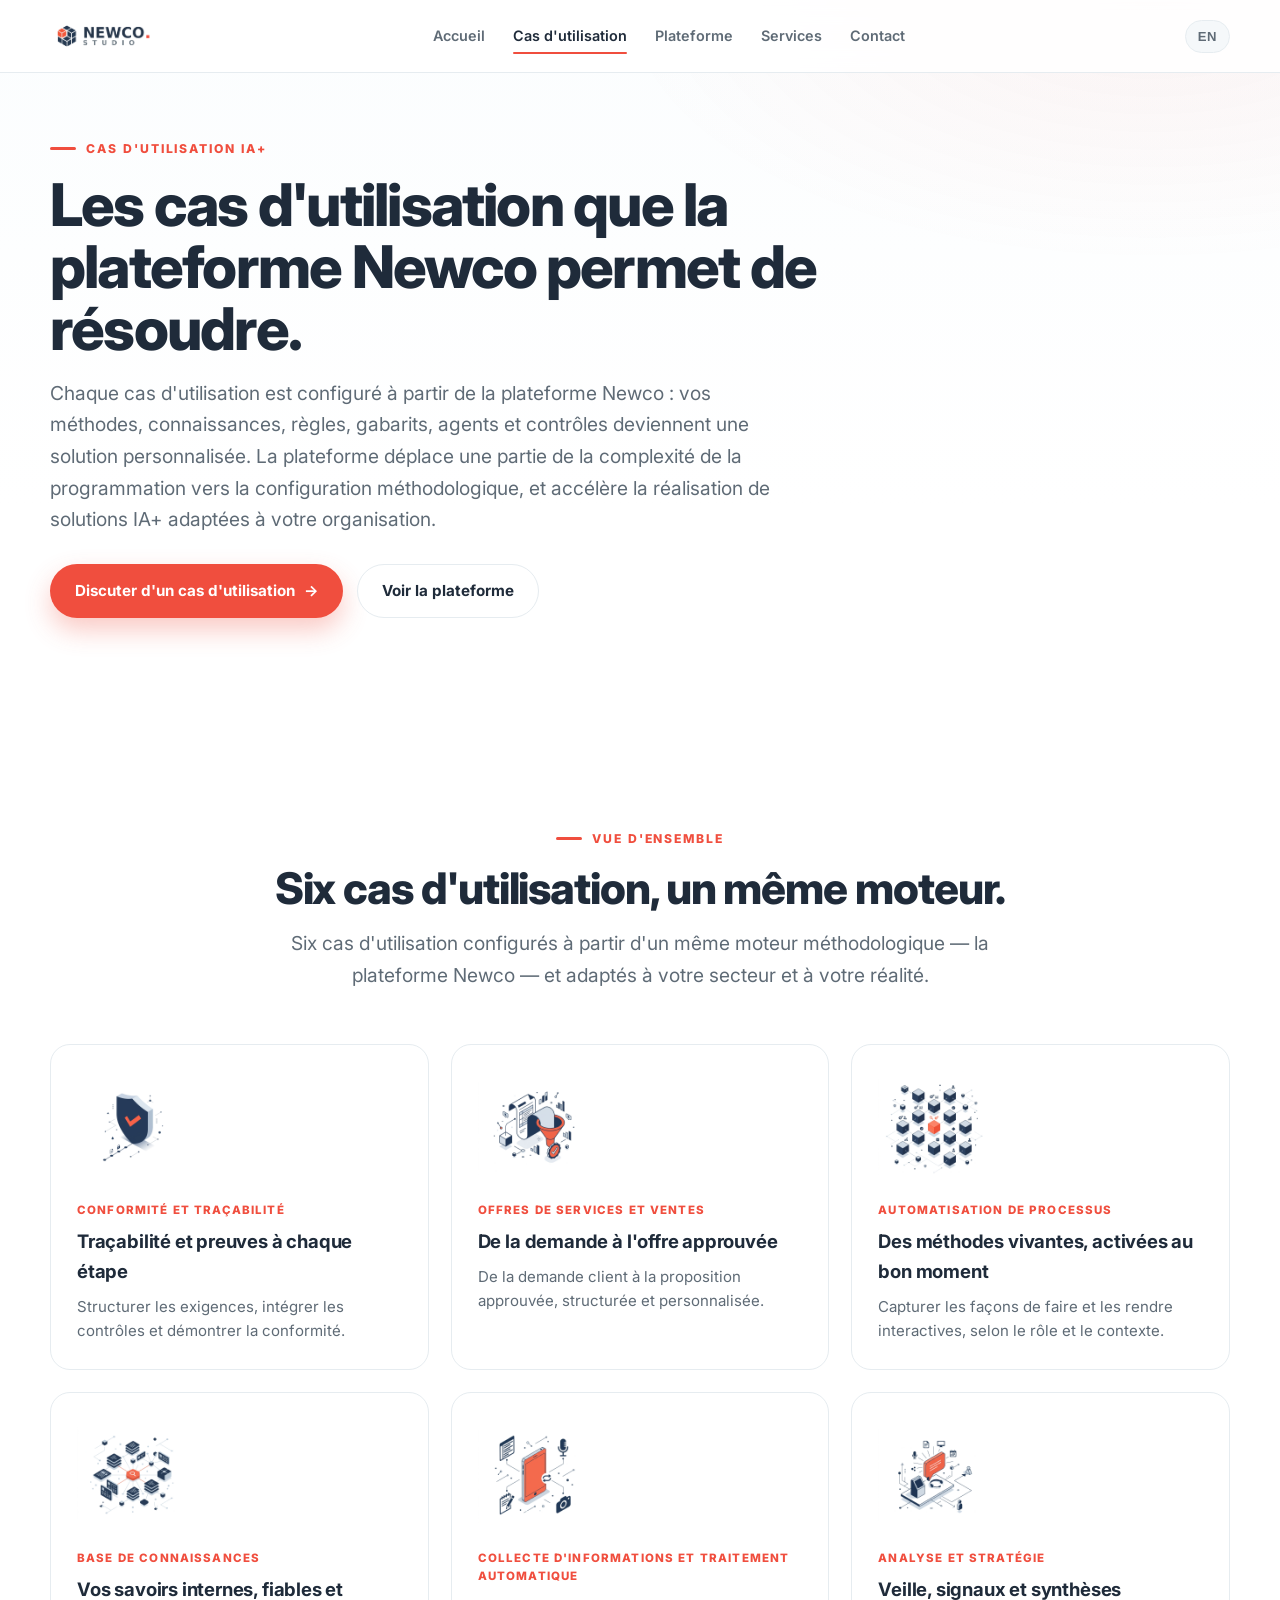
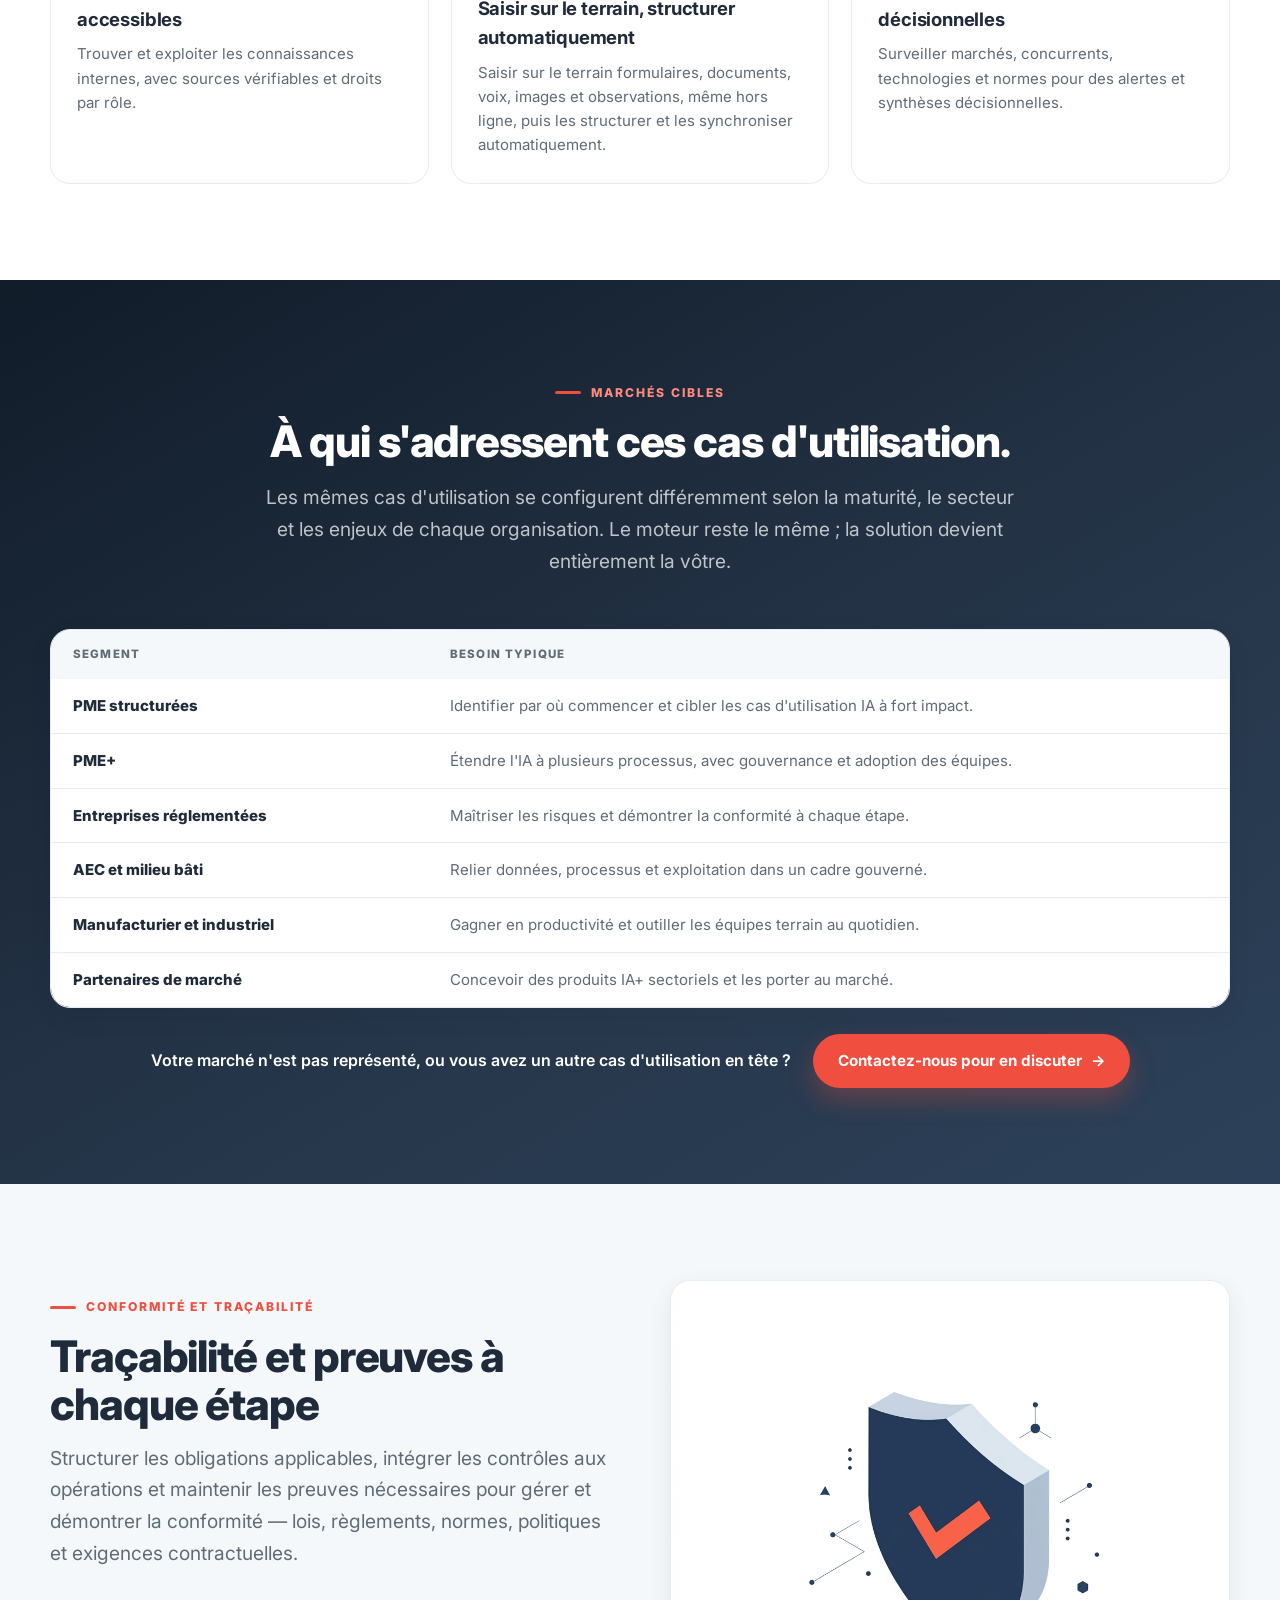
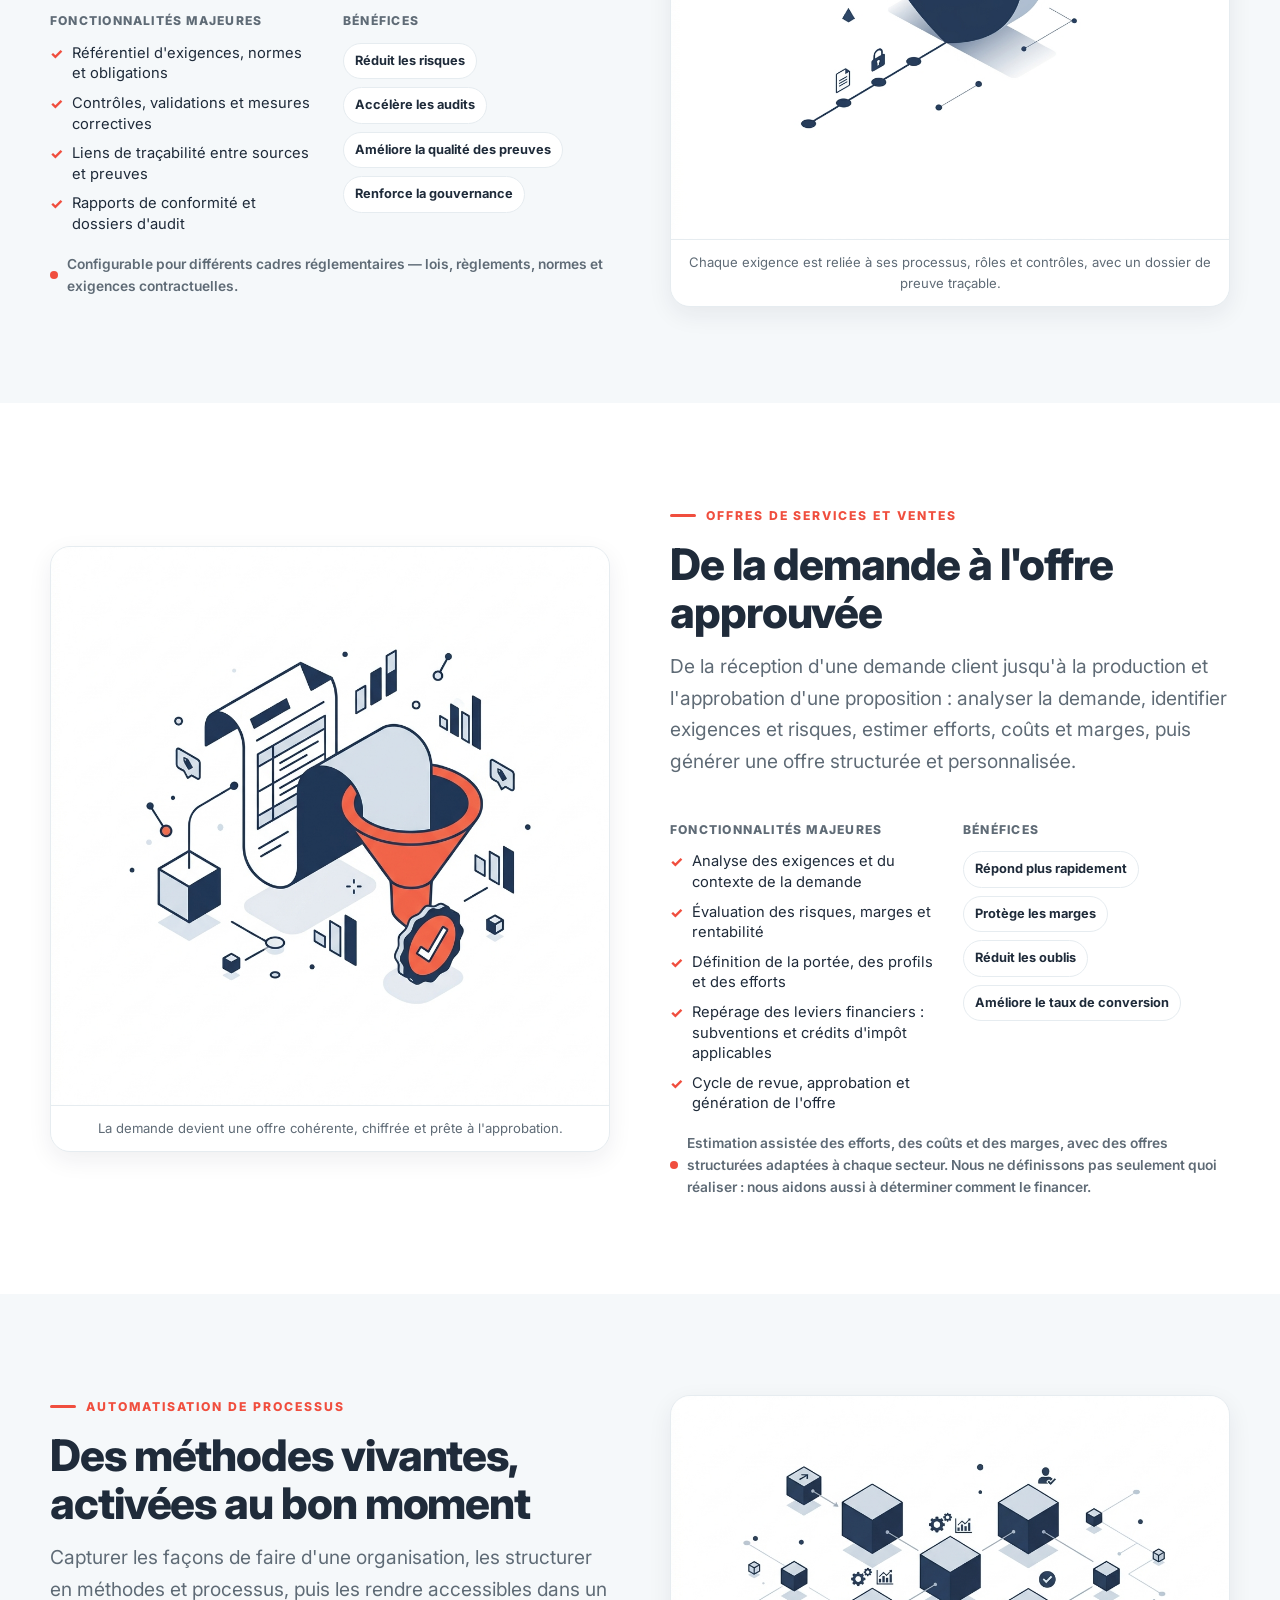
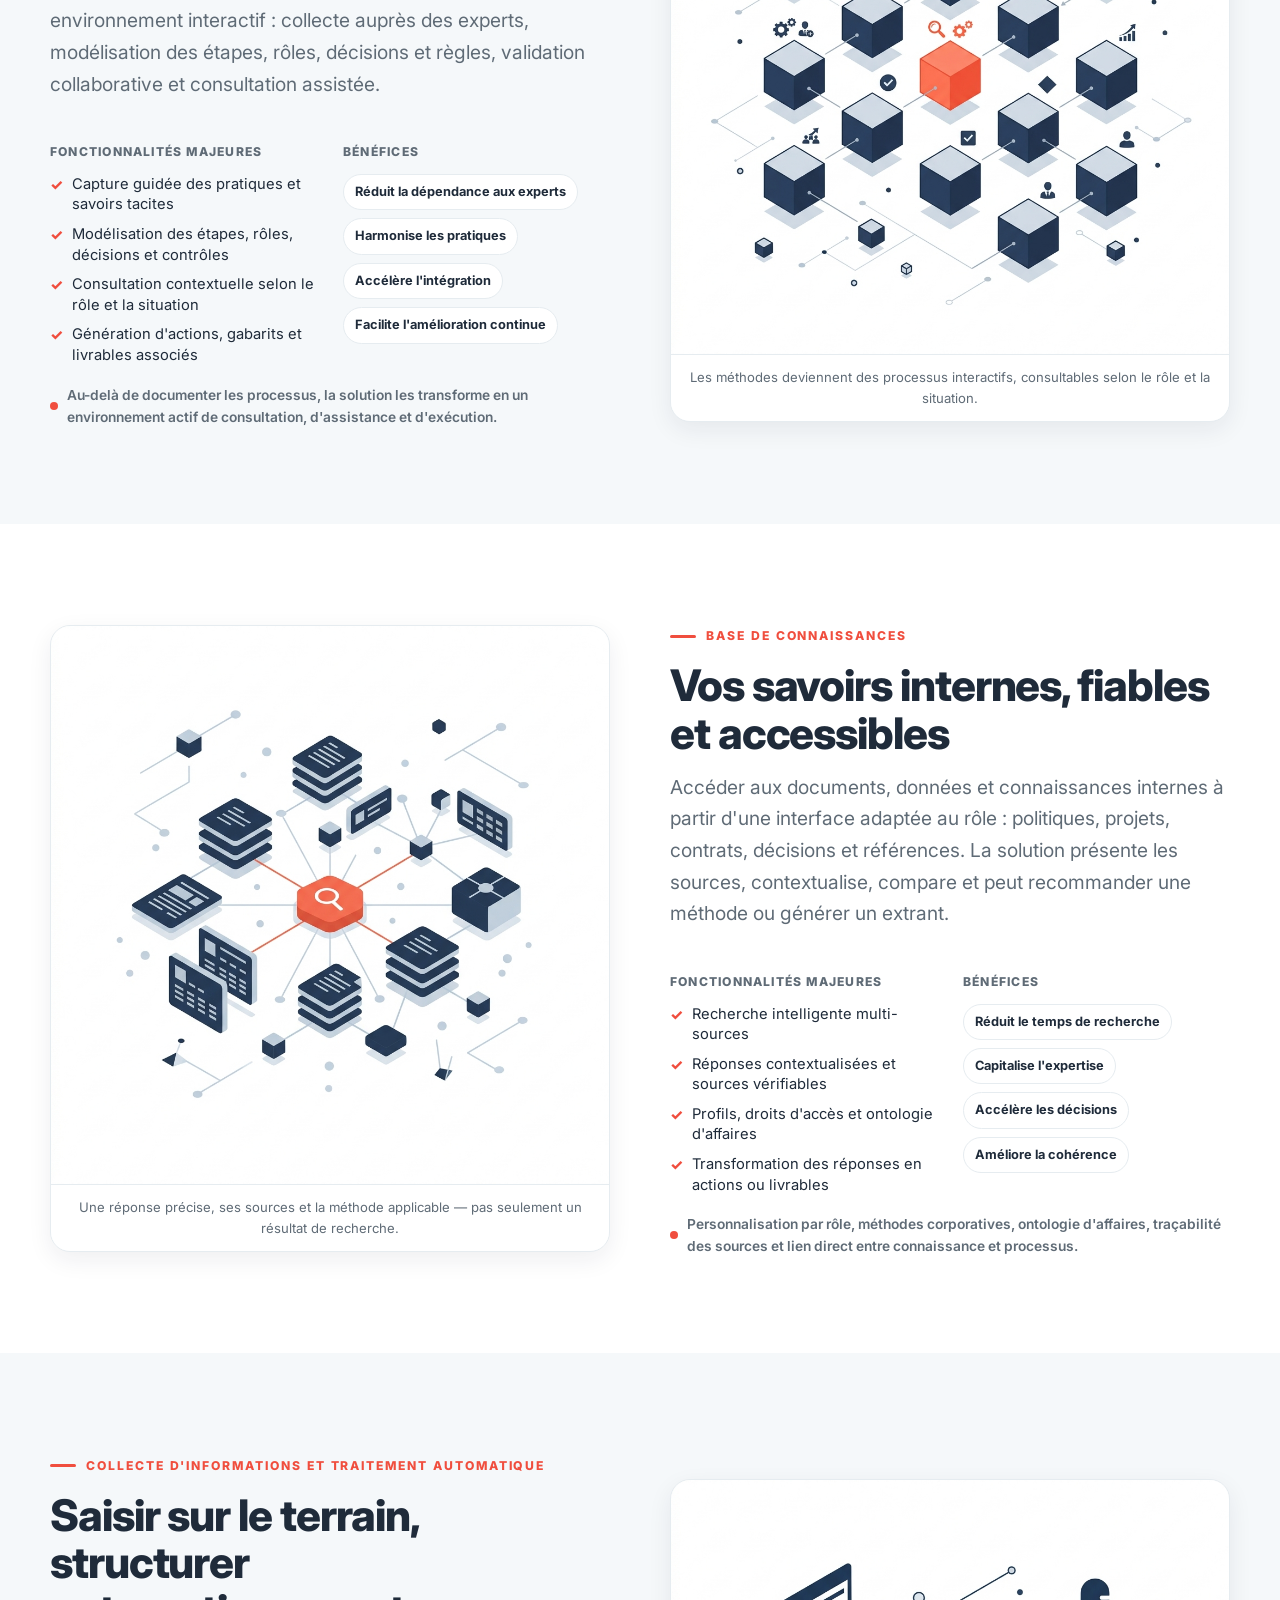
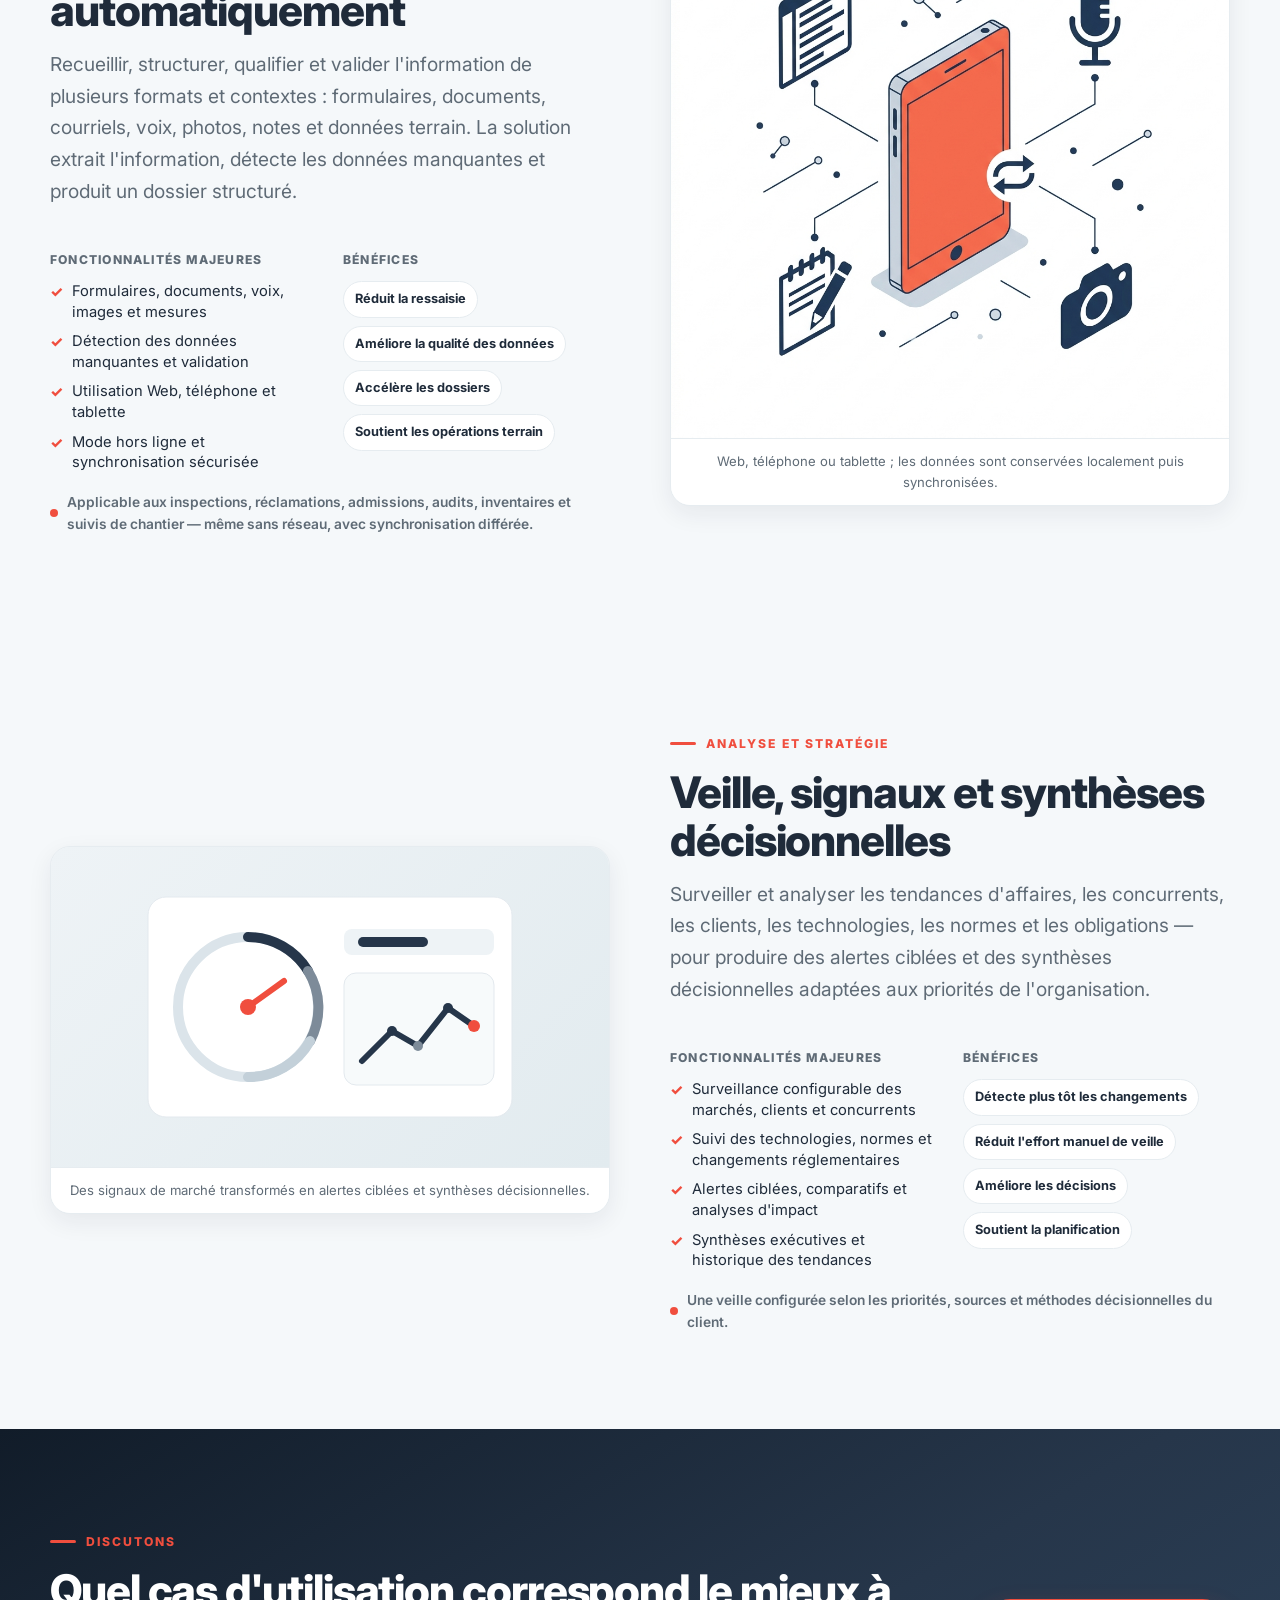
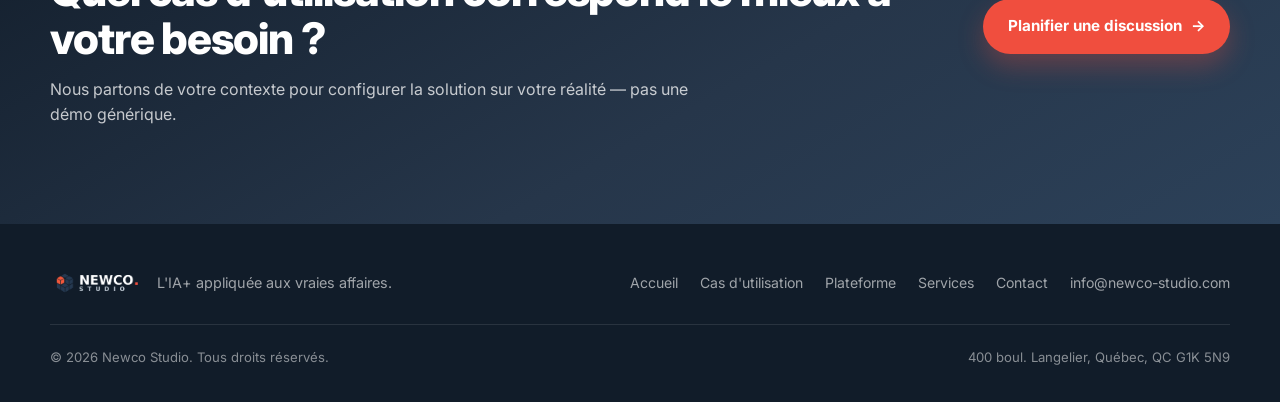
<file: use-cases.html>
<!DOCTYPE html>
<html lang="fr">
<head>
<meta charset="utf-8">
<meta name="viewport" content="width=device-width, initial-scale=1">
<title>Cas d'utilisation — Ce que la plateforme Newco permet de résoudre</title>
<meta name="description" content="Les cas d'utilisation résolus avec la plateforme Newco : méthodes intelligentes, opportunités et offres, conformité et traçabilité, base de connaissances, collecte multimodale et veille stratégique — configurés à partir d'un même moteur.">
<meta name="theme-color" content="#26364A">
<link rel="icon" type="image/png" sizes="32x32" href="images/favicon-32.png">
<link rel="apple-touch-icon" sizes="180x180" href="images/favicon-180.png">
<meta property="og:type" content="website">
<meta property="og:title" content="Cas d'utilisation — Ce que la plateforme Newco permet de résoudre">
<meta property="og:description" content="Six cas d'utilisation IA+ configurés à partir de la plateforme Newco : méthodes, offres, conformité, connaissances, collecte et veille.">
<meta property="og:image" content="images/og-image.jpg">
<meta name="twitter:card" content="summary_large_image">
<link rel="preconnect" href="https://fonts.googleapis.com">
<link rel="preconnect" href="https://fonts.gstatic.com" crossorigin>
<link href="https://fonts.googleapis.com/css2?family=Inter:wght@400;500;600;700;800;900&display=swap" rel="stylesheet">
<link rel="stylesheet" href="styles.css">
</head>
<body data-lang="fr"
  data-title-fr="Cas d'utilisation — Ce que la plateforme Newco permet de résoudre"
  data-title-en="Use cases — What the Newco platform helps you solve">

<header class="nav">
  <div class="wrap nav-in">
    <a class="brand" href="index.html" aria-label="Newco Studio"><img src="images/logo-wordmark.png" alt="Newco Studio"></a>
    <nav class="nav-links" id="navLinks">
      <a class="link" href="index.html"><span class="fr">Accueil</span><span class="en">Home</span></a>
      <a class="link active" href="use-cases.html"><span class="fr">Cas d'utilisation</span><span class="en">Use cases</span></a>
      <a class="link" href="platform.html"><span class="fr">Plateforme</span><span class="en">Platform</span></a>
      <a class="link" href="services.html"><span class="fr">Services</span><span class="en">Services</span></a>
      <a class="link" href="contact.html"><span class="fr">Contact</span><span class="en">Contact</span></a>
    </nav>
    <div class="nav-right">
      <button class="lang" id="langBtn" aria-label="Switch language"><span class="fr">EN</span><span class="en">FR</span></button>
      <button class="menu-btn" id="menuBtn" aria-label="Menu"><span></span><span></span><span></span></button>
    </div>
  </div>
</header>

<main id="top">

<!-- PAGE HERO -->
<section class="page-hero">
  <div class="wrap">
    <div class="section-head reveal" style="max-width:840px">
      <div class="eyebrow"><span class="fr">Cas d'utilisation IA+</span><span class="en">AI+ use cases</span></div>
      <h1><span class="fr">Les cas d'utilisation que la plateforme Newco permet de résoudre.</span><span class="en">The use cases the Newco platform helps you solve.</span></h1>
      <p class="lead"><span class="fr">Chaque cas d'utilisation est configuré à partir de la plateforme Newco : vos méthodes, connaissances, règles, gabarits, agents et contrôles deviennent une solution personnalisée. La plateforme déplace une partie de la complexité de la programmation vers la configuration méthodologique, et accélère la réalisation de solutions IA+ adaptées à votre organisation.</span><span class="en">Each use case is configured from the Newco platform: your methods, knowledge, rules, templates, agents and controls become a tailored solution. The platform shifts part of the programming complexity toward methodological configuration, and speeds up delivery of AI+ solutions fit for your organization.</span></p>
      <div class="actions">
        <a class="btn btn-primary btn-arrow" href="contact.html"><span class="fr">Discuter d'un cas d'utilisation</span><span class="en">Discuss a use case</span></a>
        <a class="btn btn-ghost" href="platform.html"><span class="fr">Voir la plateforme</span><span class="en">See the platform</span></a>
      </div>
    </div>
  </div>
</section>

<!-- USE CASE CARDS -->
<section>
  <div class="wrap">
    <div class="section-head center reveal">
      <div class="eyebrow center-eb"><span class="fr">Vue d'ensemble</span><span class="en">Overview</span></div>
      <h2><span class="fr">Six cas d'utilisation, un même moteur.</span><span class="en">Six use cases, one engine.</span></h2>
      <p class="lead" style="margin-top:16px"><span class="fr">Six cas d'utilisation configurés à partir d'un même moteur méthodologique — la plateforme Newco — et adaptés à votre secteur et à votre réalité.</span><span class="en">Six use cases configured from one methodological engine — the Newco platform — and tailored to your sector and reality.</span></p>
    </div>
    <div class="cards">
      <a class="rcard reveal" href="#conformite" style="text-decoration:none;color:inherit">
        <img class="rcard-img" src="images/prod-conformite.jpg" alt="" loading="lazy">
        <div class="rsector"><span class="fr">Conformité et traçabilité</span><span class="en">Compliance &amp; traceability</span></div>
        <h3><span class="fr">Traçabilité et preuves à chaque étape</span><span class="en">Traceability and evidence at every step</span></h3>
        <p><span class="fr">Structurer les exigences, intégrer les contrôles et démontrer la conformité.</span><span class="en">Structure requirements, embed controls and prove compliance.</span></p>
      </a>
      <a class="rcard reveal" href="#offres" style="text-decoration:none;color:inherit">
        <img class="rcard-img" src="images/prod-offres.jpg" alt="" loading="lazy">
        <div class="rsector"><span class="fr">Offres de services et ventes</span><span class="en">Service offerings &amp; sales</span></div>
        <h3><span class="fr">De la demande à l'offre approuvée</span><span class="en">From request to approved proposal</span></h3>
        <p><span class="fr">De la demande client à la proposition approuvée, structurée et personnalisée.</span><span class="en">From client request to an approved, structured and tailored proposal.</span></p>
      </a>
      <a class="rcard reveal" href="#methodes" style="text-decoration:none;color:inherit">
        <img class="rcard-img" src="images/prod-methodes.jpg" alt="" loading="lazy">
        <div class="rsector"><span class="fr">Automatisation de processus</span><span class="en">Process automation</span></div>
        <h3><span class="fr">Des méthodes vivantes, activées au bon moment</span><span class="en">Living methods, activated at the right moment</span></h3>
        <p><span class="fr">Capturer les façons de faire et les rendre interactives, selon le rôle et le contexte.</span><span class="en">Capture ways of working and make them interactive, by role and context.</span></p>
      </a>
      <a class="rcard reveal" href="#connaissances" style="text-decoration:none;color:inherit">
        <img class="rcard-img" src="images/prod-connaissances.jpg" alt="" loading="lazy">
        <div class="rsector"><span class="fr">Base de connaissances</span><span class="en">Knowledge base</span></div>
        <h3><span class="fr">Vos savoirs internes, fiables et accessibles</span><span class="en">Your internal knowledge, reliable and accessible</span></h3>
        <p><span class="fr">Trouver et exploiter les connaissances internes, avec sources vérifiables et droits par rôle.</span><span class="en">Find and use internal knowledge, with verifiable sources and role-based access.</span></p>
      </a>
      <a class="rcard reveal" href="#collecte" style="text-decoration:none;color:inherit">
        <img class="rcard-img" src="images/prod-collecte.jpg" alt="" loading="lazy">
        <div class="rsector"><span class="fr">Collecte d'informations et traitement automatique</span><span class="en">Information capture &amp; automated processing</span></div>
        <h3><span class="fr">Saisir sur le terrain, structurer automatiquement</span><span class="en">Capture in the field, structure automatically</span></h3>
        <p><span class="fr">Saisir sur le terrain formulaires, documents, voix, images et observations, même hors ligne, puis les structurer et les synchroniser automatiquement.</span><span class="en">Capture forms, documents, voice, images and observations in the field, even offline, then structure and sync them automatically.</span></p>
      </a>
      <a class="rcard reveal" href="#veille" style="text-decoration:none;color:inherit">
        <img class="rcard-img" src="images/prod-accueil.jpg" alt="" loading="lazy">
        <div class="rsector"><span class="fr">Analyse et stratégie</span><span class="en">Analysis &amp; strategy</span></div>
        <h3><span class="fr">Veille, signaux et synthèses décisionnelles</span><span class="en">Monitoring, signals and decision-ready briefs</span></h3>
        <p><span class="fr">Surveiller marchés, concurrents, technologies et normes pour des alertes et synthèses décisionnelles.</span><span class="en">Monitor markets, competitors, technologies and standards for decision-ready alerts and briefs.</span></p>
      </a>
    </div>
  </div>
</section>

<!-- TARGET MARKETS -->
<section class="dark">
  <div class="wrap">
    <div class="section-head center reveal">
      <div class="eyebrow center-eb"><span class="fr">Marchés cibles</span><span class="en">Target markets</span></div>
      <h2><span class="fr">À qui s'adressent ces cas d'utilisation.</span><span class="en">Who these use cases are for.</span></h2>
      <p class="lead" style="margin-top:16px"><span class="fr">Les mêmes cas d'utilisation se configurent différemment selon la maturité, le secteur et les enjeux de chaque organisation. Le moteur reste le même ; la solution devient entièrement la vôtre.</span><span class="en">The same use cases are configured differently depending on each organization's maturity, sector and stakes. The engine stays the same; the solution becomes entirely yours.</span></p>
    </div>
    <div class="markets-wrap reveal">
      <table class="markets">
        <thead>
          <tr>
            <th scope="col"><span class="fr">Segment</span><span class="en">Segment</span></th>
            <th scope="col"><span class="fr">Besoin typique</span><span class="en">Typical need</span></th>
          </tr>
        </thead>
        <tbody>
          <tr>
            <th scope="row"><span class="fr">PME structurées</span><span class="en">Structured SMBs</span></th>
            <td><span class="fr">Identifier par où commencer et cibler les cas d'utilisation IA à fort impact.</span><span class="en">Identify where to start and target the highest-impact AI use cases.</span></td>
          </tr>
          <tr>
            <th scope="row"><span class="fr">PME+</span><span class="en">Mid-market (PME+)</span></th>
            <td><span class="fr">Étendre l'IA à plusieurs processus, avec gouvernance et adoption des équipes.</span><span class="en">Scale AI across several processes, with governance and team adoption.</span></td>
          </tr>
          <tr>
            <th scope="row"><span class="fr">Entreprises réglementées</span><span class="en">Regulated enterprises</span></th>
            <td><span class="fr">Maîtriser les risques et démontrer la conformité à chaque étape.</span><span class="en">Control risk and demonstrate compliance at every step.</span></td>
          </tr>
          <tr>
            <th scope="row"><span class="fr">AEC et milieu bâti</span><span class="en">AEC &amp; built environment</span></th>
            <td><span class="fr">Relier données, processus et exploitation dans un cadre gouverné.</span><span class="en">Connect data, processes and operations within a governed framework.</span></td>
          </tr>
          <tr>
            <th scope="row"><span class="fr">Manufacturier et industriel</span><span class="en">Manufacturing &amp; industrial</span></th>
            <td><span class="fr">Gagner en productivité et outiller les équipes terrain au quotidien.</span><span class="en">Boost productivity and equip field teams day to day.</span></td>
          </tr>
          <tr>
            <th scope="row"><span class="fr">Partenaires de marché</span><span class="en">Market partners</span></th>
            <td><span class="fr">Concevoir des produits IA+ sectoriels et les porter au marché.</span><span class="en">Design sector-specific AI+ products and bring them to market.</span></td>
          </tr>
        </tbody>
      </table>
    </div>
    <div class="markets-cta reveal">
      <p><span class="fr">Votre marché n'est pas représenté, ou vous avez un autre cas d'utilisation en tête&nbsp;?</span><span class="en">Your market isn't listed, or you have another use case in mind?</span></p>
      <a class="btn btn-primary btn-arrow" href="contact.html"><span class="fr">Contactez-nous pour en discuter</span><span class="en">Contact us to discuss</span></a>
    </div>
  </div>
</section>

<!-- 1 · CONFORMITÉ -->
<section id="conformite" class="product">
  <div class="wrap split">
    <div class="reveal">
      <div class="eyebrow"><span class="fr">Conformité et traçabilité</span><span class="en">Compliance &amp; traceability</span></div>
      <h2><span class="fr">Traçabilité et preuves à chaque étape</span><span class="en">Traceability and evidence at every step</span></h2>
      <p class="lead" style="margin-top:14px"><span class="fr">Structurer les obligations applicables, intégrer les contrôles aux opérations et maintenir les preuves nécessaires pour gérer et démontrer la conformité — lois, règlements, normes, politiques et exigences contractuelles.</span><span class="en">Structure applicable obligations, embed controls into operations and keep the evidence needed to manage and prove compliance — laws, regulations, standards, policies and contractual requirements.</span></p>
      <div class="uc-caps">
        <div class="uc-block">
          <h4><span class="fr">Fonctionnalités majeures</span><span class="en">Key capabilities</span></h4>
          <ul class="uc-list">
            <li><span class="fr">Référentiel d'exigences, normes et obligations</span><span class="en">Repository of requirements, standards and obligations</span></li>
            <li><span class="fr">Contrôles, validations et mesures correctives</span><span class="en">Controls, validations and corrective actions</span></li>
            <li><span class="fr">Liens de traçabilité entre sources et preuves</span><span class="en">Traceability links between sources and evidence</span></li>
            <li><span class="fr">Rapports de conformité et dossiers d'audit</span><span class="en">Compliance reports and audit files</span></li>
          </ul>
        </div>
        <div class="uc-block">
          <h4><span class="fr">Bénéfices</span><span class="en">Benefits</span></h4>
          <div class="uc-benefits">
            <span class="uc-chip"><span class="fr">Réduit les risques</span><span class="en">Reduces risk</span></span>
            <span class="uc-chip"><span class="fr">Accélère les audits</span><span class="en">Speeds up audits</span></span>
            <span class="uc-chip"><span class="fr">Améliore la qualité des preuves</span><span class="en">Better evidence quality</span></span>
            <span class="uc-chip"><span class="fr">Renforce la gouvernance</span><span class="en">Strengthens governance</span></span>
          </div>
        </div>
      </div>
      <div class="uc-note"><i></i><span class="fr">Configurable pour différents cadres réglementaires — lois, règlements, normes et exigences contractuelles.</span><span class="en">Configurable for different regulatory frameworks — laws, regulations, standards and contractual requirements.</span></div>
    </div>
    <div class="split-media reveal">
      <img src="images/prod-conformite.jpg" alt="">
      <div class="media-cap"><span class="fr">Chaque exigence est reliée à ses processus, rôles et contrôles, avec un dossier de preuve traçable.</span><span class="en">Each requirement is linked to its processes, roles and controls, with a traceable evidence file.</span></div>
    </div>
  </div>
</section>

<!-- 2 · OFFRES -->
<section id="offres">
  <div class="wrap split rev">
    <div class="reveal">
      <div class="eyebrow"><span class="fr">Offres de services et ventes</span><span class="en">Service offerings &amp; sales</span></div>
      <h2><span class="fr">De la demande à l'offre approuvée</span><span class="en">From request to approved proposal</span></h2>
      <p class="lead" style="margin-top:14px"><span class="fr">De la réception d'une demande client jusqu'à la production et l'approbation d'une proposition : analyser la demande, identifier exigences et risques, estimer efforts, coûts et marges, puis générer une offre structurée et personnalisée.</span><span class="en">From incoming client request to proposal production and approval: analyze the request, identify requirements and risks, estimate effort, cost and margin, then generate a structured, tailored proposal.</span></p>
      <div class="uc-caps">
        <div class="uc-block">
          <h4><span class="fr">Fonctionnalités majeures</span><span class="en">Key capabilities</span></h4>
          <ul class="uc-list">
            <li><span class="fr">Analyse des exigences et du contexte de la demande</span><span class="en">Analysis of requirements and request context</span></li>
            <li><span class="fr">Évaluation des risques, marges et rentabilité</span><span class="en">Assessment of risk, margin and profitability</span></li>
            <li><span class="fr">Définition de la portée, des profils et des efforts</span><span class="en">Scope, staffing profiles and effort definition</span></li>
            <li><span class="fr">Repérage des leviers financiers : subventions et crédits d'impôt applicables</span><span class="en">Identification of financial levers: applicable grants and tax credits</span></li>
            <li><span class="fr">Cycle de revue, approbation et génération de l'offre</span><span class="en">Review, approval and proposal generation cycle</span></li>
          </ul>
        </div>
        <div class="uc-block">
          <h4><span class="fr">Bénéfices</span><span class="en">Benefits</span></h4>
          <div class="uc-benefits">
            <span class="uc-chip"><span class="fr">Répond plus rapidement</span><span class="en">Faster responses</span></span>
            <span class="uc-chip"><span class="fr">Protège les marges</span><span class="en">Protects margins</span></span>
            <span class="uc-chip"><span class="fr">Réduit les oublis</span><span class="en">Fewer omissions</span></span>
            <span class="uc-chip"><span class="fr">Améliore le taux de conversion</span><span class="en">Higher win rate</span></span>
          </div>
        </div>
      </div>
      <div class="uc-note"><i></i><span class="fr">Estimation assistée des efforts, des coûts et des marges, avec des offres structurées adaptées à chaque secteur. Nous ne définissons pas seulement quoi réaliser : nous aidons aussi à déterminer comment le financer.</span><span class="en">Assisted estimation of effort, cost and margin, with structured proposals tailored to each sector. We don't just define what to build: we also help determine how to fund it.</span></div>
    </div>
    <div class="split-media reveal">
      <img src="images/prod-offres.jpg" alt="">
      <div class="media-cap"><span class="fr">La demande devient une offre cohérente, chiffrée et prête à l'approbation.</span><span class="en">A request becomes a consistent, quantified proposal ready for sign-off.</span></div>
    </div>
  </div>
</section>

<!-- 3 · MÉTHODES -->
<section id="methodes" class="product">
  <div class="wrap split">
    <div class="reveal">
      <div class="eyebrow"><span class="fr">Automatisation de processus</span><span class="en">Process automation</span></div>
      <h2><span class="fr">Des méthodes vivantes, activées au bon moment</span><span class="en">Living methods, activated at the right moment</span></h2>
      <p class="lead" style="margin-top:14px"><span class="fr">Capturer les façons de faire d'une organisation, les structurer en méthodes et processus, puis les rendre accessibles dans un environnement interactif : collecte auprès des experts, modélisation des étapes, rôles, décisions et règles, validation collaborative et consultation assistée.</span><span class="en">Capture how an organization works, structure it into methods and processes, then make it available in an interactive environment: gather from experts, model steps, roles, decisions and rules, validate collaboratively and consult with assistance.</span></p>
      <div class="uc-caps">
        <div class="uc-block">
          <h4><span class="fr">Fonctionnalités majeures</span><span class="en">Key capabilities</span></h4>
          <ul class="uc-list">
            <li><span class="fr">Capture guidée des pratiques et savoirs tacites</span><span class="en">Guided capture of practices and tacit know-how</span></li>
            <li><span class="fr">Modélisation des étapes, rôles, décisions et contrôles</span><span class="en">Modeling of steps, roles, decisions and controls</span></li>
            <li><span class="fr">Consultation contextuelle selon le rôle et la situation</span><span class="en">Contextual consultation by role and situation</span></li>
            <li><span class="fr">Génération d'actions, gabarits et livrables associés</span><span class="en">Generation of actions, templates and related deliverables</span></li>
          </ul>
        </div>
        <div class="uc-block">
          <h4><span class="fr">Bénéfices</span><span class="en">Benefits</span></h4>
          <div class="uc-benefits">
            <span class="uc-chip"><span class="fr">Réduit la dépendance aux experts</span><span class="en">Less reliance on experts</span></span>
            <span class="uc-chip"><span class="fr">Harmonise les pratiques</span><span class="en">Harmonizes practices</span></span>
            <span class="uc-chip"><span class="fr">Accélère l'intégration</span><span class="en">Faster onboarding</span></span>
            <span class="uc-chip"><span class="fr">Facilite l'amélioration continue</span><span class="en">Eases continuous improvement</span></span>
          </div>
        </div>
      </div>
      <div class="uc-note"><i></i><span class="fr">Au-delà de documenter les processus, la solution les transforme en un environnement actif de consultation, d'assistance et d'exécution.</span><span class="en">Beyond documenting processes, it turns them into an active environment for consultation, assistance and execution.</span></div>
    </div>
    <div class="split-media reveal">
      <img src="images/prod-methodes.jpg" alt="">
      <div class="media-cap"><span class="fr">Les méthodes deviennent des processus interactifs, consultables selon le rôle et la situation.</span><span class="en">Methods become interactive processes, consulted by role and situation.</span></div>
    </div>
  </div>
</section>

<!-- 4 · CONNAISSANCES -->
<section id="connaissances">
  <div class="wrap split rev">
    <div class="reveal">
      <div class="eyebrow"><span class="fr">Base de connaissances</span><span class="en">Knowledge base</span></div>
      <h2><span class="fr">Vos savoirs internes, fiables et accessibles</span><span class="en">Your internal knowledge, reliable and accessible</span></h2>
      <p class="lead" style="margin-top:14px"><span class="fr">Accéder aux documents, données et connaissances internes à partir d'une interface adaptée au rôle : politiques, projets, contrats, décisions et références. La solution présente les sources, contextualise, compare et peut recommander une méthode ou générer un extrant.</span><span class="en">Access internal documents, data and knowledge from a role-aware interface: policies, projects, contracts, decisions and references. It surfaces sources, adds context, compares and can recommend a method or generate an output.</span></p>
      <div class="uc-caps">
        <div class="uc-block">
          <h4><span class="fr">Fonctionnalités majeures</span><span class="en">Key capabilities</span></h4>
          <ul class="uc-list">
            <li><span class="fr">Recherche intelligente multi-sources</span><span class="en">Multi-source intelligent search</span></li>
            <li><span class="fr">Réponses contextualisées et sources vérifiables</span><span class="en">Contextualized answers with verifiable sources</span></li>
            <li><span class="fr">Profils, droits d'accès et ontologie d'affaires</span><span class="en">Profiles, access rights and business ontology</span></li>
            <li><span class="fr">Transformation des réponses en actions ou livrables</span><span class="en">Turning answers into actions or deliverables</span></li>
          </ul>
        </div>
        <div class="uc-block">
          <h4><span class="fr">Bénéfices</span><span class="en">Benefits</span></h4>
          <div class="uc-benefits">
            <span class="uc-chip"><span class="fr">Réduit le temps de recherche</span><span class="en">Cuts search time</span></span>
            <span class="uc-chip"><span class="fr">Capitalise l'expertise</span><span class="en">Capitalizes expertise</span></span>
            <span class="uc-chip"><span class="fr">Accélère les décisions</span><span class="en">Speeds up decisions</span></span>
            <span class="uc-chip"><span class="fr">Améliore la cohérence</span><span class="en">Improves consistency</span></span>
          </div>
        </div>
      </div>
      <div class="uc-note"><i></i><span class="fr">Personnalisation par rôle, méthodes corporatives, ontologie d'affaires, traçabilité des sources et lien direct entre connaissance et processus.</span><span class="en">Role personalization, corporate methods, business ontology, source traceability and a direct link between knowledge and processes.</span></div>
    </div>
    <div class="split-media reveal">
      <img src="images/prod-connaissances.jpg" alt="">
      <div class="media-cap"><span class="fr">Une réponse précise, ses sources et la méthode applicable — pas seulement un résultat de recherche.</span><span class="en">A precise answer, its sources and the applicable method — not just a search result.</span></div>
    </div>
  </div>
</section>

<!-- 5 · COLLECTE -->
<section id="collecte" class="product">
  <div class="wrap split">
    <div class="reveal">
      <div class="eyebrow"><span class="fr">Collecte d'informations et traitement automatique</span><span class="en">Information capture &amp; automated processing</span></div>
      <h2><span class="fr">Saisir sur le terrain, structurer automatiquement</span><span class="en">Capture in the field, structure automatically</span></h2>
      <p class="lead" style="margin-top:14px"><span class="fr">Recueillir, structurer, qualifier et valider l'information de plusieurs formats et contextes : formulaires, documents, courriels, voix, photos, notes et données terrain. La solution extrait l'information, détecte les données manquantes et produit un dossier structuré.</span><span class="en">Collect, structure, qualify and validate information from many formats and contexts: forms, documents, emails, voice, photos, notes and field data. It extracts information, detects gaps and produces a structured file.</span></p>
      <div class="uc-caps">
        <div class="uc-block">
          <h4><span class="fr">Fonctionnalités majeures</span><span class="en">Key capabilities</span></h4>
          <ul class="uc-list">
            <li><span class="fr">Formulaires, documents, voix, images et mesures</span><span class="en">Forms, documents, voice, images and measurements</span></li>
            <li><span class="fr">Détection des données manquantes et validation</span><span class="en">Missing-data detection and validation</span></li>
            <li><span class="fr">Utilisation Web, téléphone et tablette</span><span class="en">Web, phone and tablet use</span></li>
            <li><span class="fr">Mode hors ligne et synchronisation sécurisée</span><span class="en">Offline mode and secure synchronization</span></li>
          </ul>
        </div>
        <div class="uc-block">
          <h4><span class="fr">Bénéfices</span><span class="en">Benefits</span></h4>
          <div class="uc-benefits">
            <span class="uc-chip"><span class="fr">Réduit la ressaisie</span><span class="en">Reduces re-entry</span></span>
            <span class="uc-chip"><span class="fr">Améliore la qualité des données</span><span class="en">Better data quality</span></span>
            <span class="uc-chip"><span class="fr">Accélère les dossiers</span><span class="en">Faster files</span></span>
            <span class="uc-chip"><span class="fr">Soutient les opérations terrain</span><span class="en">Supports field operations</span></span>
          </div>
        </div>
      </div>
      <div class="uc-note"><i></i><span class="fr">Applicable aux inspections, réclamations, admissions, audits, inventaires et suivis de chantier — même sans réseau, avec synchronisation différée.</span><span class="en">Applies to inspections, claims, intake, audits, inventories and site follow-ups — even offline, with deferred sync.</span></div>
    </div>
    <div class="split-media reveal">
      <img src="images/prod-collecte.jpg" alt="">
      <div class="media-cap"><span class="fr">Web, téléphone ou tablette ; les données sont conservées localement puis synchronisées.</span><span class="en">Web, phone or tablet; data is stored locally then synchronized.</span></div>
    </div>
  </div>
</section>

<!-- 6 · VEILLE -->
<section id="veille" class="product">
  <div class="wrap split rev">
    <div class="reveal">
      <div class="eyebrow"><span class="fr">Analyse et stratégie</span><span class="en">Analysis &amp; strategy</span></div>
      <h2><span class="fr">Veille, signaux et synthèses décisionnelles</span><span class="en">Monitoring, signals and decision-ready briefs</span></h2>
      <p class="lead" style="margin-top:14px"><span class="fr">Surveiller et analyser les tendances d'affaires, les concurrents, les clients, les technologies, les normes et les obligations — pour produire des alertes ciblées et des synthèses décisionnelles adaptées aux priorités de l'organisation.</span><span class="en">Monitor and analyze business trends, competitors, clients, technologies, standards and obligations — to produce targeted alerts and decision-ready briefs aligned with the organization's priorities.</span></p>
      <div class="uc-caps">
        <div class="uc-block">
          <h4><span class="fr">Fonctionnalités majeures</span><span class="en">Key capabilities</span></h4>
          <ul class="uc-list">
            <li><span class="fr">Surveillance configurable des marchés, clients et concurrents</span><span class="en">Configurable monitoring of markets, clients and competitors</span></li>
            <li><span class="fr">Suivi des technologies, normes et changements réglementaires</span><span class="en">Tracking of technologies, standards and regulatory changes</span></li>
            <li><span class="fr">Alertes ciblées, comparatifs et analyses d'impact</span><span class="en">Targeted alerts, comparisons and impact analysis</span></li>
            <li><span class="fr">Synthèses exécutives et historique des tendances</span><span class="en">Executive briefs and trend history</span></li>
          </ul>
        </div>
        <div class="uc-block">
          <h4><span class="fr">Bénéfices</span><span class="en">Benefits</span></h4>
          <div class="uc-benefits">
            <span class="uc-chip"><span class="fr">Détecte plus tôt les changements</span><span class="en">Spots changes earlier</span></span>
            <span class="uc-chip"><span class="fr">Réduit l'effort manuel de veille</span><span class="en">Less manual monitoring</span></span>
            <span class="uc-chip"><span class="fr">Améliore les décisions</span><span class="en">Better decisions</span></span>
            <span class="uc-chip"><span class="fr">Soutient la planification</span><span class="en">Supports planning</span></span>
          </div>
        </div>
      </div>
      <div class="uc-note"><i></i><span class="fr">Une veille configurée selon les priorités, sources et méthodes décisionnelles du client.</span><span class="en">Monitoring configured to the client's priorities, sources and decision methods.</span></div>
    </div>
    <div class="split-media reveal">
      <div class="uc-illus">
        <svg viewBox="0 0 400 260" role="img" aria-label="Illustration de veille et intelligence stratégique">
          <rect x="18" y="20" width="364" height="220" rx="18" fill="#fff" stroke="#e3e9ee"/>
          <circle cx="118" cy="130" r="70" fill="none" stroke="#dbe4ea" stroke-width="10"/>
          <path d="M118 60a70 70 0 0 1 60 34" fill="none" stroke="#26364A" stroke-width="10" stroke-linecap="round"/>
          <path d="M178 94a70 70 0 0 1 2 70" fill="none" stroke="#7d8b99" stroke-width="10" stroke-linecap="round"/>
          <path d="M180 164a70 70 0 0 1-62 36" fill="none" stroke="#c3d0d9" stroke-width="10" stroke-linecap="round"/>
          <path d="M118 130l36-26" stroke="#F04E3E" stroke-width="6" stroke-linecap="round"/>
          <circle cx="118" cy="130" r="8" fill="#F04E3E"/>
          <rect x="214" y="52" width="150" height="26" rx="8" fill="#eef3f6"/>
          <rect x="228" y="60" width="70" height="10" rx="5" fill="#26364A"/>
          <rect x="214" y="96" width="150" height="112" rx="12" fill="#f7fafb" stroke="#e3e9ee"/>
          <path d="M232 184l30-30 26 15 30-38 26 18" fill="none" stroke="#26364A" stroke-width="6" stroke-linecap="round" stroke-linejoin="round"/>
          <circle cx="262" cy="154" r="5" fill="#26364A"/>
          <circle cx="288" cy="169" r="5" fill="#7d8b99"/>
          <circle cx="318" cy="131" r="5" fill="#26364A"/>
          <circle cx="344" cy="149" r="6" fill="#F04E3E"/>
        </svg>
      </div>
      <div class="media-cap"><span class="fr">Des signaux de marché transformés en alertes ciblées et synthèses décisionnelles.</span><span class="en">Market signals turned into targeted alerts and decision-ready briefs.</span></div>
    </div>
  </div>
</section>

<!-- CTA -->
<section class="cta">
  <div class="wrap">
    <div class="cta-box reveal">
      <div>
        <div class="eyebrow"><span class="fr">Discutons</span><span class="en">Let's talk</span></div>
        <h2><span class="fr">Quel cas d'utilisation correspond le mieux à votre besoin ?</span><span class="en">Which use case best fits your need?</span></h2>
        <p><span class="fr">Nous partons de votre contexte pour configurer la solution sur votre réalité — pas une démo générique.</span><span class="en">We start from your context to configure the solution to your reality — not a generic demo.</span></p>
      </div>
      <a class="btn btn-primary btn-arrow" href="contact.html"><span class="fr">Planifier une discussion</span><span class="en">Schedule a conversation</span></a>
    </div>
  </div>
</section>

</main>

<footer class="footer">
  <div class="wrap footer-in">
    <div class="footer-brand">
      <img src="images/logo-wordmark-light.png" alt="Newco Studio">
      <p class="footer-tag"><span class="fr">L'IA+ appliquée aux vraies affaires.</span><span class="en">AI+ applied to real business.</span></p>
    </div>
    <nav class="footer-links">
      <a href="index.html"><span class="fr">Accueil</span><span class="en">Home</span></a>
      <a href="use-cases.html"><span class="fr">Cas d'utilisation</span><span class="en">Use cases</span></a>
      <a href="platform.html"><span class="fr">Plateforme</span><span class="en">Platform</span></a>
      <a href="services.html"><span class="fr">Services</span><span class="en">Services</span></a>
      <a href="contact.html"><span class="fr">Contact</span><span class="en">Contact</span></a>
      <a href="mailto:info@newco-studio.com">info@newco-studio.com</a>
    </nav>
  </div>
  <div class="wrap footer-bottom">
    <span><span class="fr">© 2026 Newco Studio. Tous droits réservés.</span><span class="en">© 2026 Newco Studio. All rights reserved.</span></span>
    <span><span class="fr">400 boul. Langelier, Québec, QC G1K 5N9</span><span class="en">400 Langelier Blvd, Quebec City, QC G1K 5N9</span></span>
  </div>
</footer>

<script src="app.js"></script>
</body>
</html>
</file>
<file: styles.css>
:root{
  --navy:#26364A; --navy-deep:#1b2838; --navy-darker:#111c29;
  --orange:#F04E3E; --brick:#C44132; --gold:#D7A13A;
  --ink:#1f2b3a; --muted:#5f6b76; --line:#e6ecf0;
  --paper:#ffffff; --soft:#f5f8fa; --soft2:#eef3f6;
  --slate:#6E7A83; --mist:#D6E0E3;
  --purple:#7C5CBF;
  --radius:20px; --shadow:0 20px 50px rgba(23,35,51,.10); --shadow-sm:0 8px 24px rgba(23,35,51,.07);
  --maxw:1180px;
}
*{box-sizing:border-box}
html{scroll-behavior:smooth;scroll-padding-top:86px}
body{margin:0;font-family:"Inter",ui-sans-serif,system-ui,-apple-system,"Segoe UI",sans-serif;color:var(--ink);background:var(--paper);line-height:1.6;-webkit-font-smoothing:antialiased;text-rendering:optimizeLegibility}
a{color:inherit;text-decoration:none}
img{max-width:100%;display:block}
.wrap{width:min(var(--maxw),calc(100% - 44px));margin-inline:auto}
section{padding:96px 0}
h1,h2,h3,p{margin:0}
h1{font-size:clamp(2.3rem,4.6vw,3.9rem);line-height:1.05;letter-spacing:-.03em;font-weight:800;color:var(--ink)}
h2{font-size:clamp(1.9rem,3.4vw,2.9rem);line-height:1.1;letter-spacing:-.025em;font-weight:800}
h3{font-size:1.16rem;font-weight:700;letter-spacing:-.01em}
p{color:var(--muted)}
.lead{font-size:clamp(1.05rem,1.5vw,1.25rem);line-height:1.65;color:var(--muted)}
.eyebrow{display:inline-flex;align-items:center;gap:10px;font-size:.76rem;font-weight:800;letter-spacing:.16em;text-transform:uppercase;color:var(--orange);margin-bottom:16px}
.eyebrow::before{content:"";width:26px;height:3px;border-radius:99px;background:var(--orange)}
.section-head{max-width:760px;margin-bottom:52px}
.section-head.center{margin-inline:auto;text-align:center}
.center-eb{justify-content:center}
.muted-strong{color:var(--ink);font-weight:600}
/* Buttons */
.btn{display:inline-flex;align-items:center;justify-content:center;gap:9px;padding:14px 24px;border-radius:999px;font-weight:700;font-size:.95rem;border:1.5px solid transparent;cursor:pointer;transition:transform .18s ease,background .18s ease,box-shadow .18s ease,border-color .18s}
.btn:hover{transform:translateY(-2px)}
.btn-primary{background:var(--orange);color:#fff;box-shadow:0 12px 26px rgba(240,78,62,.30)}
.btn-primary:hover{background:var(--brick);box-shadow:0 16px 32px rgba(196,65,50,.34)}
.btn-ghost{border-color:var(--line);color:var(--ink);background:#fff}
.btn-ghost:hover{border-color:var(--navy);background:var(--soft)}
.btn-light{border-color:rgba(255,255,255,.28);color:#fff;background:rgba(255,255,255,.06)}
.btn-light:hover{background:rgba(255,255,255,.14)}
.btn-arrow::after{content:"→";font-weight:700;transition:transform .18s}
.btn:hover .btn-arrow::after,.btn-arrow:hover::after{transform:translateX(3px)}
/* Nav */
header.nav{position:fixed;inset:0 0 auto 0;z-index:1000;background:rgba(255,255,255,.85);backdrop-filter:saturate(180%) blur(14px);border-bottom:1px solid var(--line)}
.nav-in{height:72px;display:flex;align-items:center;justify-content:space-between;gap:20px}
.brand{display:flex;align-items:center;gap:12px}
.brand img{height:34px;width:auto}
.nav-links{display:flex;align-items:center;gap:28px}
.nav-links a.link{font-size:.9rem;font-weight:600;color:var(--muted);transition:color .16s;position:relative}
.nav-links a.link:hover{color:var(--ink)}
.nav-links a.link.active{color:var(--ink)}
.nav-links a.link.active::after{content:"";position:absolute;left:0;right:0;bottom:-6px;height:2px;border-radius:2px;background:var(--orange)}
.nav-right{display:flex;align-items:center;gap:14px}
.lang{display:inline-flex;align-items:center;gap:6px;font-size:.82rem;font-weight:800;letter-spacing:.04em;color:var(--muted);background:var(--soft);border:1px solid var(--line);padding:8px 12px;border-radius:999px;cursor:pointer;transition:.16s}
.lang:hover{color:var(--ink);border-color:var(--navy)}
.menu-btn{display:none;background:none;border:0;cursor:pointer;padding:6px}
.menu-btn span{display:block;width:24px;height:2px;background:var(--ink);margin:5px 0;border-radius:2px;transition:.2s}
/* Hero (home) */
.hero{padding-top:150px;padding-bottom:90px;background:radial-gradient(1100px 520px at 88% 12%,rgba(240,78,62,.06),transparent 60%),linear-gradient(180deg,#fbfdfe,#fff 60%)}
.hero-grid{display:grid;grid-template-columns:1.05fr .95fr;gap:56px;align-items:center}
.hero-copy{max-width:600px}
.hero h1{margin-bottom:22px}
.hero .lead{margin-bottom:30px}
.hero .actions{display:flex;flex-wrap:wrap;gap:14px}
.hero-q{margin-top:30px;padding:16px 20px;border-left:3px solid var(--orange);background:var(--soft);border-radius:0 14px 14px 0;font-weight:600;color:var(--ink)}
.hero-visual{position:relative}
.hero-visual img{width:100%;height:auto;filter:drop-shadow(0 30px 60px rgba(23,35,51,.12))}
/* Page hero (inner pages) */
.page-hero{padding-top:132px;padding-bottom:56px;background:radial-gradient(900px 440px at 90% 0%,rgba(240,78,62,.06),transparent 60%),linear-gradient(180deg,#fbfdfe,#fff 70%)}
.page-hero .lead{margin-top:18px;max-width:720px}
.page-hero .actions{margin-top:28px;display:flex;flex-wrap:wrap;gap:14px}
/* Problem / stats */
.problem{background:linear-gradient(160deg,var(--navy-deep),var(--navy) 55%,#2c4159);color:#fff;position:relative;overflow:hidden}
.problem::after{content:"";position:absolute;right:-140px;top:-140px;width:420px;height:420px;border-radius:50%;background:radial-gradient(circle,rgba(240,78,62,.18),transparent 70%)}
.problem .eyebrow{color:#ff8a7d}
.problem h2{color:#fff;position:relative;z-index:2}
.problem .lead{color:rgba(255,255,255,.72)}
.stats{display:grid;grid-template-columns:repeat(4,1fr);gap:22px;margin-top:52px;position:relative;z-index:2}
.stat{background:rgba(255,255,255,.05);border:1px solid rgba(255,255,255,.12);border-radius:var(--radius);padding:28px 24px}
.stat b{display:block;font-size:clamp(2.4rem,4vw,3.2rem);font-weight:900;letter-spacing:-.03em;color:#fff;line-height:1}
.stat span{display:block;margin-top:12px;font-size:.92rem;color:rgba(255,255,255,.72)}
.stat.hl b{color:var(--orange)}
.stat-source{margin-top:26px;font-size:.8rem;color:rgba(255,255,255,.5);position:relative;z-index:2}
.stat-source a,.metrics-foot a.src{color:rgba(255,255,255,.72);text-decoration:underline;text-underline-offset:2px}
.stat-source a:hover,.metrics-foot a.src:hover{color:#fff}
.stat .src,.metric .src{display:inline-block;margin-top:12px;font-size:.72rem;font-weight:700;letter-spacing:.02em;color:rgba(255,255,255,.6);text-decoration:none;border-bottom:1px solid rgba(255,255,255,.26);padding-bottom:1px;transition:.15s}
.stat .src:hover,.metric .src:hover{color:#fff;border-color:#fff}
.problem-foot{margin-top:34px;font-size:1.15rem;font-weight:700;color:#fff;position:relative;z-index:2}
.problem-foot span{color:var(--gold)}
/* Chain: Évaluer → Réaliser → Industrialiser → Faire évoluer */
.chain{display:grid;grid-template-columns:repeat(4,1fr);gap:18px;margin-top:14px}
.chain-step{position:relative;background:#fff;border:1px solid var(--line);border-radius:var(--radius);padding:26px 24px;transition:transform .2s,box-shadow .2s,border-color .2s}
.chain-step:hover{transform:translateY(-5px);box-shadow:var(--shadow);border-color:transparent}
.chain-step .cn{font-size:.74rem;font-weight:800;letter-spacing:.12em;text-transform:uppercase;color:var(--orange);margin-bottom:12px}
.chain-step h3{margin-bottom:8px}
.chain-step p{font-size:.92rem}
.chain-step:not(:last-child)::after{content:"→";position:absolute;right:-14px;top:50%;transform:translateY(-50%);color:var(--mist);font-weight:800;font-size:1.2rem;z-index:2}
/* Pillars (approach) */
.pillars{display:grid;grid-template-columns:repeat(3,1fr);gap:22px}
.pillar{background:#fff;border:1px solid var(--line);border-radius:var(--radius);padding:30px;box-shadow:var(--shadow-sm);transition:transform .2s,box-shadow .2s}
.pillar:hover{transform:translateY(-4px);box-shadow:var(--shadow)}
.pillar-top{display:flex;align-items:center;gap:14px;margin-bottom:14px}
.pillar .pi{width:48px;height:48px;border-radius:13px;background:var(--soft);display:grid;place-items:center;flex:0 0 auto}
.pillar .pi svg{width:26px;height:26px}
.pillar-tag{font-size:.72rem;font-weight:800;letter-spacing:.1em;text-transform:uppercase;color:var(--orange)}
.pillar h3{font-size:1.14rem}
.pillar>p{font-size:.95rem;margin-bottom:14px}
.pillar ul{margin:0;padding:0;list-style:none;display:grid;gap:8px}
.pillar li{position:relative;padding-left:22px;font-size:.9rem;color:var(--muted)}
.pillar li::before{content:"";position:absolute;left:0;top:8px;width:9px;height:9px;border-radius:50%;background:var(--orange);opacity:.85}
.pillar .pillar-foot{margin-top:16px;font-size:.78rem;font-weight:800;letter-spacing:.06em;text-transform:uppercase;color:var(--navy)}
/* Metrics band */
.metrics{background:linear-gradient(150deg,var(--navy-darker),var(--navy) 60%,#2c4159);color:#fff}
.metrics .eyebrow{color:#ff8a7d}
.metrics h2{color:#fff}
.metrics .lead{color:rgba(255,255,255,.72)}
.metric-grid{display:grid;grid-template-columns:repeat(4,1fr);gap:22px;margin-top:48px}
.metric{background:rgba(255,255,255,.05);border:1px solid rgba(255,255,255,.12);border-radius:var(--radius);padding:28px 24px}
.metric b{display:block;font-size:clamp(1.9rem,3vw,2.5rem);font-weight:900;letter-spacing:-.02em;color:var(--orange);line-height:1.05}
.metric span{display:block;margin-top:12px;font-size:.9rem;color:rgba(255,255,255,.74)}
.metrics-foot{margin-top:34px;font-size:1.12rem;font-weight:700;color:#fff}
.metrics-foot span{color:var(--gold)}
/* Dark section modifier */
.dark{background:linear-gradient(150deg,var(--navy-darker),var(--navy) 60%,#2c4159);color:#fff}
.dark .eyebrow{color:#ff8a7d}
.dark h2{color:#fff}
.dark .lead{color:rgba(255,255,255,.72)}
.dark .rcard,.dark .rcard h3,.dark .rcard p{color:var(--ink)}
.dark .pillar,.dark .pillar h3,.dark .pillar>p{color:var(--ink)}
.dark .markets-cta p{color:#fff}
/* Realisations cards */
.cards{display:grid;grid-template-columns:repeat(3,1fr);gap:22px}
.rcard{background:#fff;border:1px solid var(--line);border-radius:var(--radius);padding:26px;transition:transform .2s,box-shadow .2s,border-color .2s}
.rcard:hover{transform:translateY(-5px);box-shadow:var(--shadow);border-color:transparent}
.ricon{width:52px;height:52px;border-radius:14px;background:var(--soft);display:grid;place-items:center;margin-bottom:18px}
.ricon svg{width:28px;height:28px}
.rcard-img{display:block;width:112px;height:112px;object-fit:cover;border-radius:14px;margin-bottom:18px}
.rsector{font-size:.72rem;font-weight:800;letter-spacing:.1em;text-transform:uppercase;color:var(--orange);margin-bottom:8px}
.rcard h3{margin-bottom:8px}
.rcard p{font-size:.94rem}
/* Split feature sections */
.split{display:grid;grid-template-columns:1fr 1fr;gap:60px;align-items:center}
.split.rev .split-media{order:-1}
.split-media{border-radius:var(--radius);overflow:hidden;background:var(--soft);border:1px solid var(--line);box-shadow:var(--shadow-sm)}
.split-media img{width:100%}
.feat-list{display:grid;gap:16px;margin-top:26px}
.feat{display:grid;grid-template-columns:44px 1fr;gap:16px;align-items:start}
.feat .fi{width:44px;height:44px;border-radius:12px;background:#fff4f2;display:grid;place-items:center}
.feat .fi svg{width:22px;height:22px}
.feat h3{font-size:1.02rem;margin-bottom:3px}
.feat p{font-size:.92rem}
.media-cap{font-size:.82rem;color:var(--muted);text-align:center;padding:12px 16px;border-top:1px solid var(--line);background:#fff}
.product{background:var(--soft)}
/* Use-case capabilities (features list + benefit chips) */
.uc-caps{display:grid;grid-template-columns:1fr 1fr;gap:26px;margin-top:26px}
.uc-block h4{font-size:.76rem;font-weight:800;letter-spacing:.1em;text-transform:uppercase;color:var(--muted);margin-bottom:12px}
.uc-list{list-style:none;padding:0;margin:0;display:grid;gap:9px}
.uc-list li{position:relative;padding-left:22px;font-size:.92rem;line-height:1.4;color:var(--ink)}
.uc-list li::before{content:"✓";position:absolute;left:0;top:1px;font-weight:800;color:var(--orange)}
.uc-benefits{display:flex;flex-wrap:wrap;gap:8px;align-content:flex-start}
.uc-chip{background:#fff;border:1px solid var(--line);color:var(--ink);font-weight:700;font-size:.8rem;padding:7px 11px;border-radius:999px}
.uc-note{margin-top:18px;display:flex;align-items:center;gap:9px;color:var(--muted);font-size:.86rem;font-weight:600}
.uc-note i{width:8px;height:8px;border-radius:50%;background:var(--orange);flex:0 0 auto}
.uc-illus{padding:30px;display:grid;place-items:center;background:linear-gradient(135deg,#eef3f6,#e2ebef)}
.uc-illus svg{width:100%;height:auto;max-height:260px}
/* Target markets table */
.markets-wrap{border:1px solid var(--line);border-radius:var(--radius);overflow:hidden;box-shadow:var(--shadow-sm);margin-top:8px}
.markets{width:100%;border-collapse:collapse;background:#fff}
.markets th,.markets td{text-align:left;padding:16px 22px;border-bottom:1px solid var(--line);font-size:.94rem;line-height:1.45;vertical-align:top}
.markets thead th{font-size:.72rem;text-transform:uppercase;letter-spacing:.1em;color:var(--muted);font-weight:800;background:var(--soft)}
.markets tbody th{font-weight:800;color:var(--ink);width:32%}
.markets tbody td{color:var(--muted)}
.markets tr:last-child th,.markets tr:last-child td{border-bottom:none}
.markets-cta{display:flex;flex-wrap:wrap;align-items:center;justify-content:center;gap:14px 22px;text-align:center;margin-top:26px}
.markets-cta p{margin:0;color:var(--ink);font-weight:600;font-size:1rem}
/* Product showcase (screenshots) */
.shot{border-radius:var(--radius);overflow:hidden;border:1px solid var(--line);box-shadow:var(--shadow);background:#fff}
.shot img{width:100%;display:block}
.shot-cap{font-size:.82rem;color:var(--muted);padding:12px 16px;border-top:1px solid var(--line);background:#fff}
.vocab{display:flex;flex-wrap:wrap;gap:10px;margin-top:26px}
.vocab .chip{display:inline-flex;align-items:center;gap:8px;font-size:.82rem;font-weight:600;color:var(--ink);background:#fff;border:1px solid var(--line);padding:8px 14px;border-radius:999px}
.vocab .chip i{width:10px;height:10px;border-radius:3px;display:inline-block}
/* Accelerator products grid */
.prodgrid{display:grid;grid-template-columns:repeat(2,1fr);gap:22px}
.prod{display:grid;grid-template-columns:52px 1fr;gap:18px;background:#fff;border:1px solid var(--line);border-radius:var(--radius);padding:26px;transition:transform .2s,box-shadow .2s}
.prod:hover{transform:translateY(-4px);box-shadow:var(--shadow)}
.prod .pri{width:52px;height:52px;border-radius:14px;background:var(--soft);display:grid;place-items:center}
.prod .pri svg{width:28px;height:28px}
.prod h3{margin-bottom:6px}
.prod p{font-size:.92rem}
/* Steps (service) */
.steps{display:grid;grid-template-columns:repeat(3,1fr);gap:22px;margin-top:14px}
.step{background:#fff;border:1px solid var(--line);border-radius:var(--radius);padding:28px;position:relative}
.step-n{width:40px;height:40px;border-radius:50%;background:var(--navy);color:#fff;display:grid;place-items:center;font-weight:800;margin-bottom:16px}
.step.hl .step-n{background:var(--orange)}
.step h3{margin-bottom:8px}
.step p{font-size:.94rem}
.cycle{margin-top:30px;display:grid;grid-template-columns:auto 1fr;gap:22px;align-items:center;background:var(--navy);border-radius:var(--radius);padding:30px 34px;color:#fff}
.cycle img{width:120px;background:#fff;border-radius:14px;padding:8px}
.cycle h3{color:#fff;margin-bottom:6px}
.cycle p{color:rgba(255,255,255,.74);font-size:.96rem}
/* Why */
.why{background:linear-gradient(180deg,#fff,var(--soft))}
.why-grid{display:grid;grid-template-columns:repeat(3,1fr);gap:20px}
.why-grid.why-2{max-width:820px;margin-left:auto;margin-right:auto;grid-template-columns:repeat(2,1fr)}
.why-card{background:#fff;border:1px solid var(--line);border-radius:var(--radius);padding:26px;box-shadow:var(--shadow-sm);transition:transform .2s,box-shadow .2s}
.why-card:hover{transform:translateY(-4px);box-shadow:var(--shadow)}
.why-card .wi{width:44px;height:44px;border-radius:12px;background:var(--soft);display:grid;place-items:center;margin-bottom:16px}
.why-card .wi svg{width:24px;height:24px}
.why-card h3{font-size:1.04rem;margin-bottom:8px}
.why-card .rsector + h3{color:var(--navy)}
.why-card p{font-size:.92rem}
.why-foot{max-width:760px;margin:40px auto 0;text-align:center;font-size:1.02rem;color:var(--muted)}
/* Pricing / value table */
.valtable{width:100%;border-collapse:collapse;margin-top:14px;background:#fff;border:1px solid var(--line);border-radius:var(--radius);overflow:hidden}
.valtable th,.valtable td{padding:16px 20px;text-align:left;font-size:.94rem;border-bottom:1px solid var(--line)}
.valtable th{background:var(--soft);font-weight:800;color:var(--ink);letter-spacing:.01em}
.valtable td:last-child{font-weight:800;color:var(--navy);white-space:nowrap}
.valtable tr:last-child td{border-bottom:0}
.valtable tr:hover td{background:#fbfdfe}
/* CTA */
.cta{background:linear-gradient(150deg,var(--navy-darker),var(--navy) 60%,#2c4159);color:#fff}
.cta-box{display:grid;grid-template-columns:1.4fr auto;gap:40px;align-items:center}
.cta h2{color:#fff;margin-bottom:14px}
.cta p{color:rgba(255,255,255,.75);max-width:640px}
/* Contact */
.contact-grid{display:grid;grid-template-columns:1fr 1fr;gap:56px;align-items:start}
.contact-info .lead{margin-top:16px}
.contact-list{display:grid;gap:18px;margin-top:30px}
.cinfo{display:grid;grid-template-columns:46px 1fr;gap:16px;align-items:start}
.cinfo .ci{width:46px;height:46px;border-radius:12px;background:var(--soft);display:grid;place-items:center}
.cinfo .ci svg{width:24px;height:24px}
.cinfo h3{font-size:1rem;margin-bottom:2px}
.cinfo a,.cinfo p{font-size:.94rem;color:var(--muted)}
.cinfo a:hover{color:var(--orange)}
.form{background:#fff;border:1px solid var(--line);border-radius:var(--radius);padding:32px;box-shadow:var(--shadow-sm)}
.field{margin-bottom:18px}
.field label{display:block;font-size:.85rem;font-weight:700;color:var(--ink);margin-bottom:7px}
.field input,.field textarea,.field select{width:100%;padding:13px 15px;border:1.5px solid var(--line);border-radius:12px;font-family:inherit;font-size:.95rem;color:var(--ink);background:var(--soft);transition:border-color .16s,background .16s}
.field input:focus,.field textarea:focus,.field select:focus{outline:none;border-color:var(--navy);background:#fff}
.field textarea{resize:vertical;min-height:120px}
.form .btn{width:100%;margin-top:6px}
.form-note{font-size:.8rem;color:var(--muted);margin-top:14px;text-align:center}
/* i18n visibility */
[data-lang="fr"] .en{display:none}
[data-lang="en"] .fr{display:none}
/* Reveal on scroll */
.reveal{opacity:0;transform:translateY(22px);transition:opacity .6s ease,transform .6s ease}
.reveal.in{opacity:1;transform:none}
/* Footer */
.footer{background:var(--navy-darker);color:rgba(255,255,255,.6);padding:44px 0 34px}
.footer-in{display:flex;justify-content:space-between;align-items:center;gap:24px;flex-wrap:wrap}
.footer-brand{display:flex;align-items:center;gap:16px;flex-wrap:wrap}
.footer-brand img{height:30px}
.footer-tag{font-size:.9rem;color:rgba(255,255,255,.6)}
.footer-links{display:flex;gap:22px;flex-wrap:wrap;font-size:.88rem}
.footer-links a:hover{color:#fff}
.footer-bottom{margin-top:26px;padding-top:22px;border-top:1px solid rgba(255,255,255,.1);display:flex;justify-content:space-between;gap:16px;flex-wrap:wrap;font-size:.82rem;color:rgba(255,255,255,.5)}
/* Responsive */
@media(max-width:960px){
  .hero-grid{grid-template-columns:1fr;gap:40px}
  .hero-visual{max-width:520px;margin-inline:auto}
  .split{grid-template-columns:1fr;gap:34px}
  .split.rev .split-media{order:0}
  .uc-caps{grid-template-columns:1fr;gap:20px}
  .cards,.why-grid{grid-template-columns:repeat(2,1fr)}
  .stats,.metric-grid{grid-template-columns:repeat(2,1fr)}
  .chain{grid-template-columns:repeat(2,1fr)}
  .chain-step:not(:last-child)::after{display:none}
  .pillars{grid-template-columns:1fr}
  .prodgrid{grid-template-columns:1fr}
  .steps{grid-template-columns:1fr}
  .cta-box{grid-template-columns:1fr;gap:24px}
  .contact-grid{grid-template-columns:1fr;gap:36px}
}
@media(max-width:640px){
  section{padding:64px 0}
  .hero{padding-top:120px}
  .nav-links{position:fixed;inset:72px 0 auto 0;flex-direction:column;align-items:flex-start;gap:4px;background:#fff;border-bottom:1px solid var(--line);padding:16px 22px;transform:translateY(-8px);opacity:0;pointer-events:none;transition:.2s}
  .nav-links.open{transform:none;opacity:1;pointer-events:auto}
  .nav-links a.link{padding:10px 0;width:100%}
  .nav-links a.link.active::after{display:none}
  .nav-links .btn{width:100%;margin-top:6px}
  .menu-btn{display:block}
  .cards,.why-grid,.stats,.metric-grid,.chain{grid-template-columns:1fr}
  .cycle{grid-template-columns:1fr;text-align:center}
  .cycle img{margin-inline:auto}
  .markets th,.markets td{padding:13px 15px;font-size:.88rem}
  .markets tbody th{width:40%}
}
</file>
